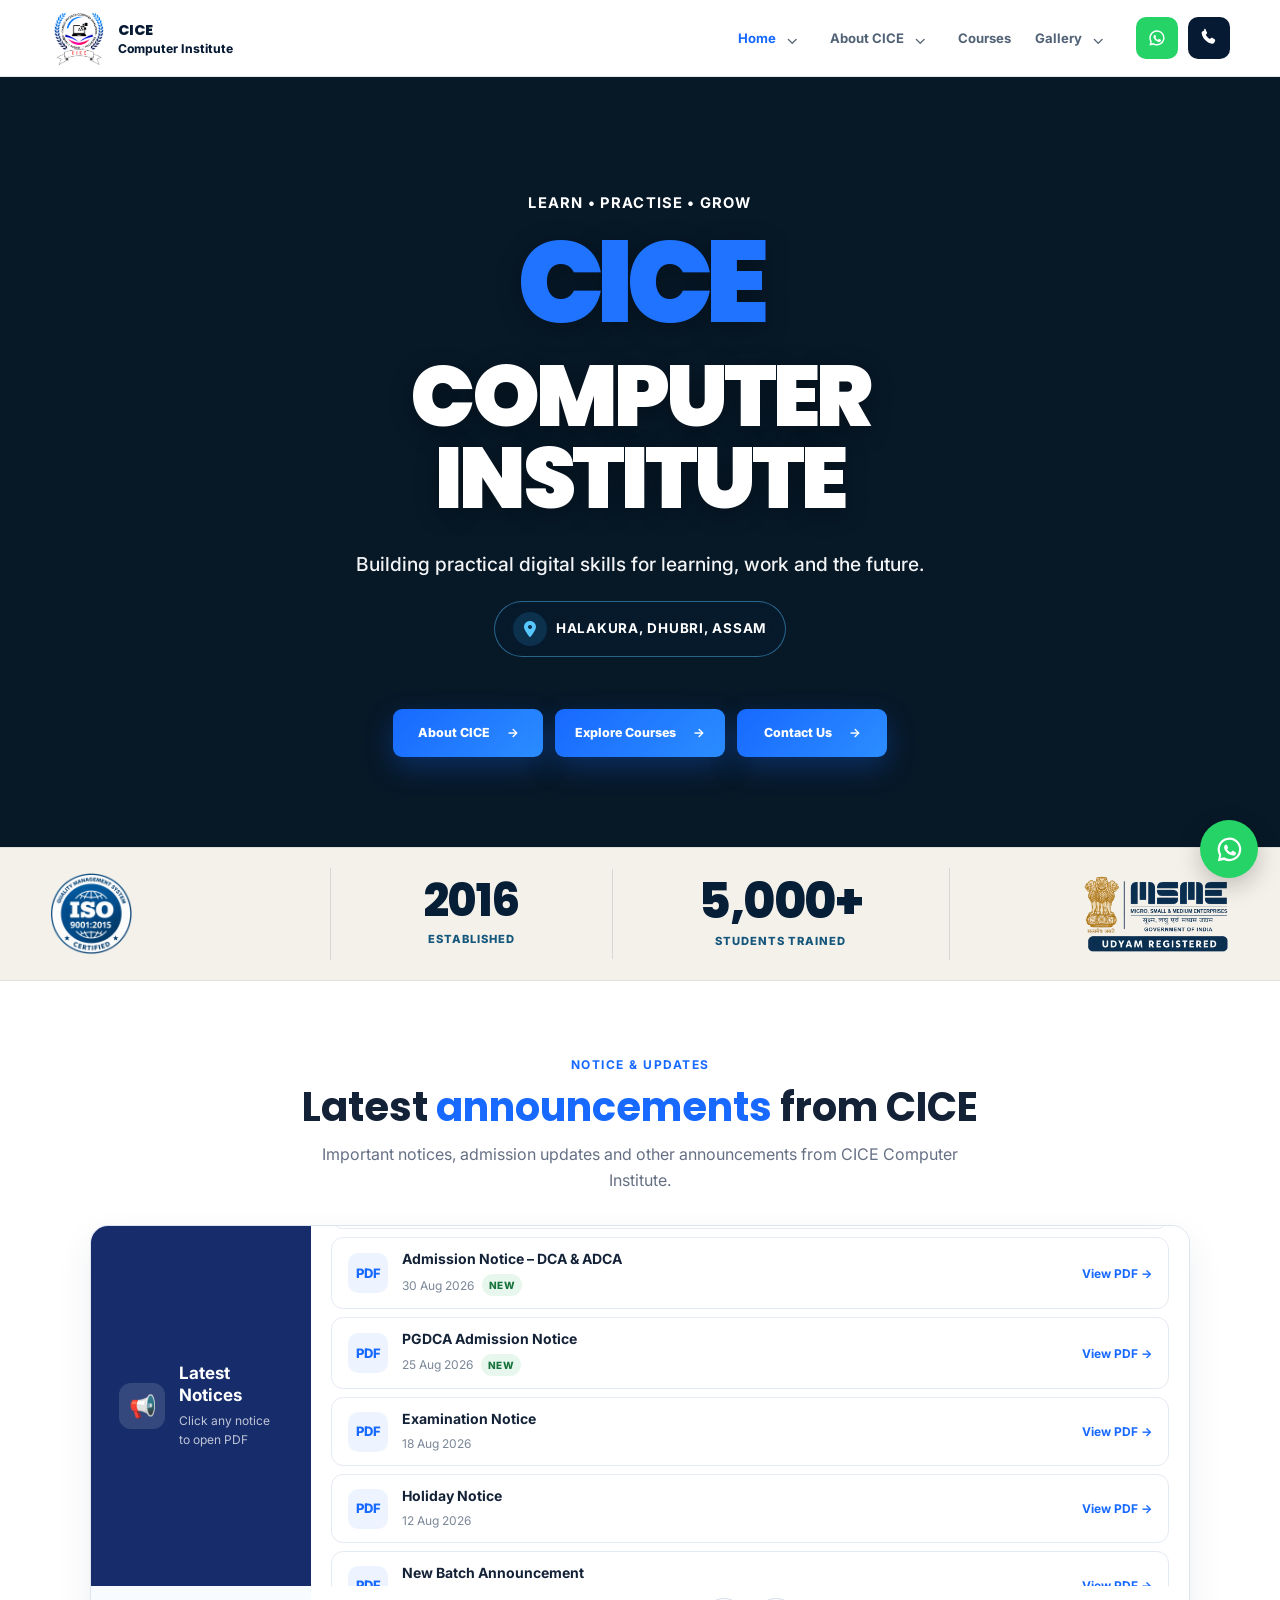
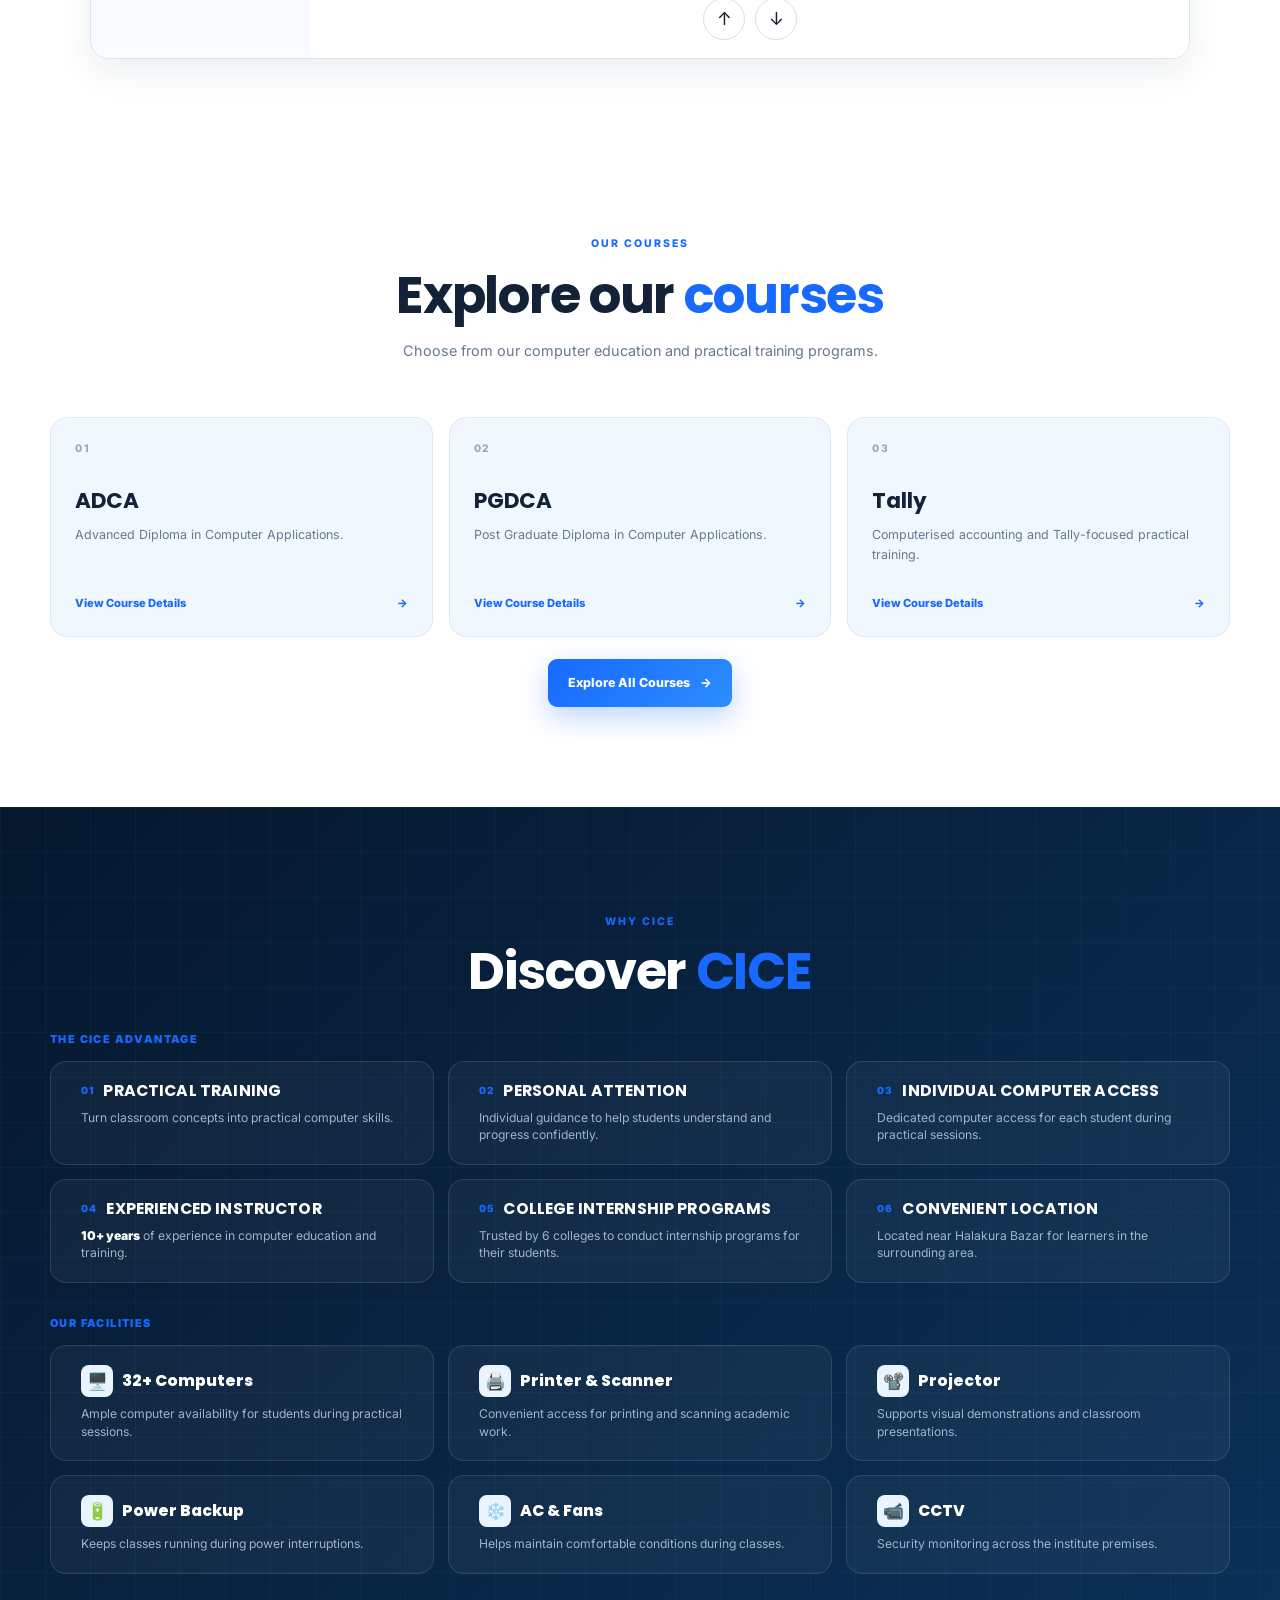
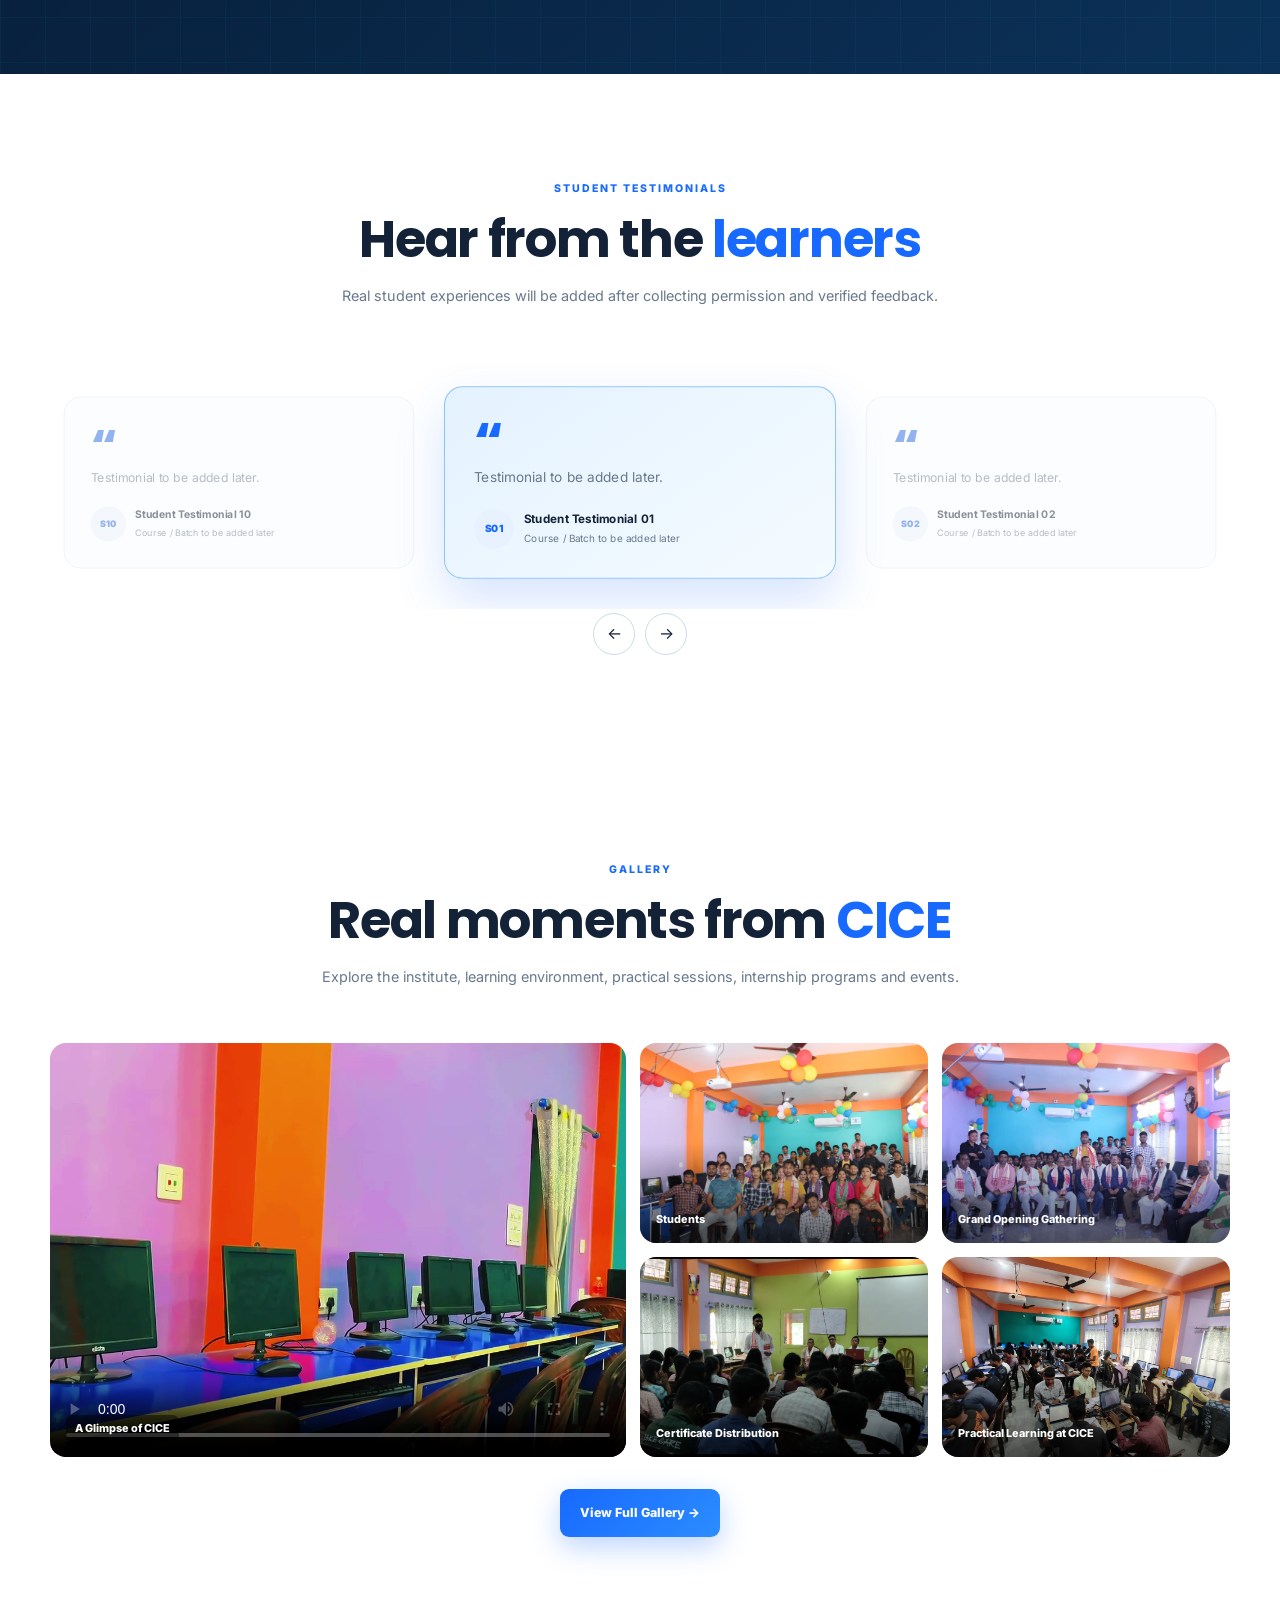
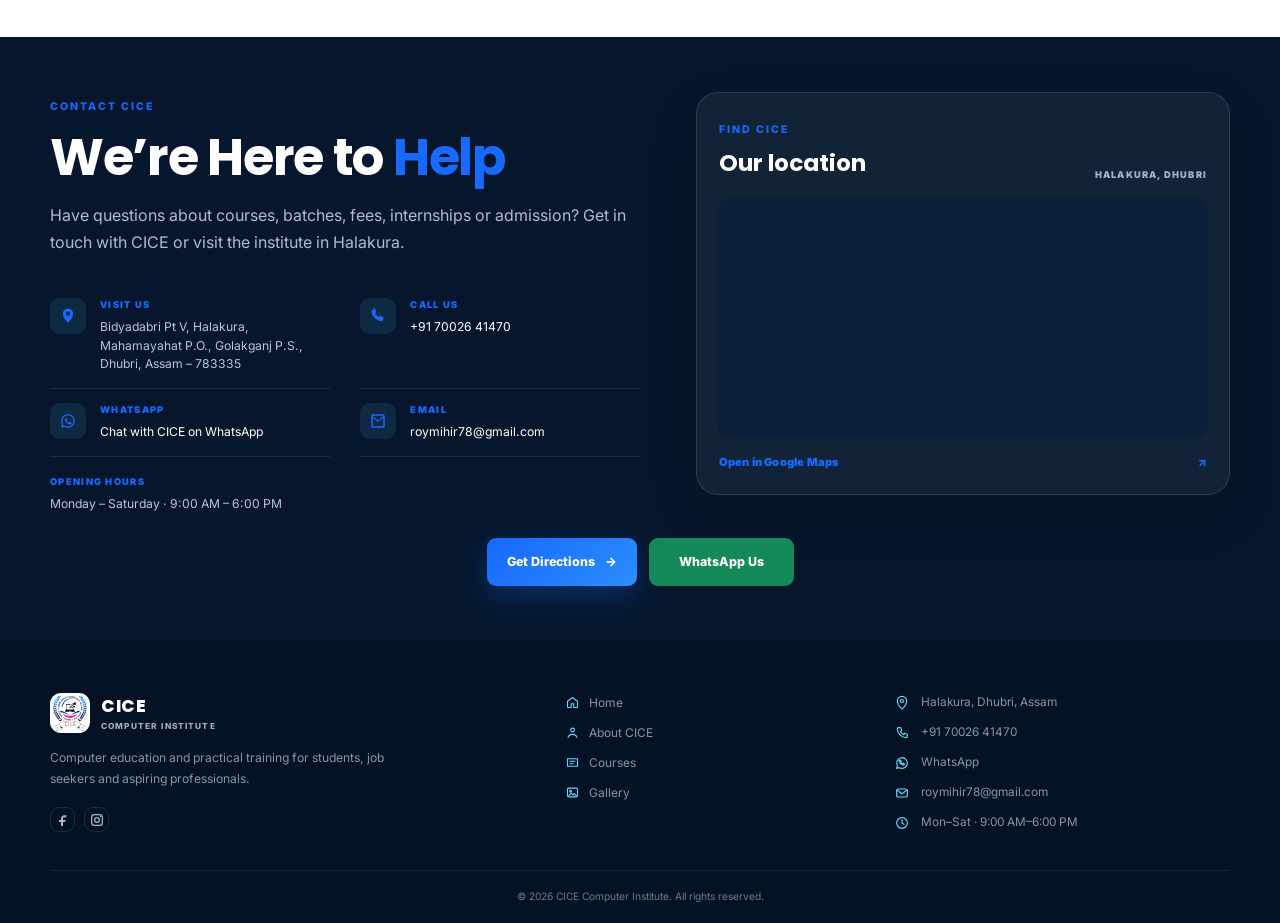
<file: index.html>
<!-- CICE Homepage: main landing page and site navigation. -->
<!DOCTYPE html>
<html lang="en">
<head>
    <meta charset="UTF-8">

    <!-- Makes the website responsive on phones and tablets. -->
    <meta name="viewport" content="width=device-width, initial-scale=1.0">

    
    <!-- ==================== FAVICON ==================== -->
    <!-- Uses the official CICE logo as the browser tab icon. -->
    <link rel="icon" type="image/png" href="assets/images/cice-logo.png">
    <link rel="apple-touch-icon" href="assets/images/cice-logo.png">

    <!-- ==================== SOCIAL / META IMAGE ==================== -->
    <!-- Uses the official CICE logo when this page is shared. -->
    <meta property="og:image" content="https://subhajitroy8931.github.io/CICEComputerInstitution/assets/images/cice-logo.png">
    <meta property="og:image:width" content="1254">
    <meta property="og:image:height" content="1254">
    <meta name="twitter:image" content="https://subhajitroy8931.github.io/CICEComputerInstitution/assets/images/cice-logo.png">
<!-- Short description that helps search engines understand the homepage. -->
    <meta name="description" content="CICE Computer Institute, Halakura provides computer education and practical training for students, job seekers and aspiring professionals.">

    <!-- Google Search Console uses this tag to verify website ownership. -->
    <meta name="google-site-verification" content="QyJDWG6cka6dK1b1RFfmHHAluDUzj8bpa4cT1ShQBLM">

    <!-- Tells search engines which URL is the preferred version of this page. -->
    <link rel="canonical" href="https://subhajitroy8931.github.io/CICEComputerInstitution/">

    <!-- Open Graph tags control the basic information shown when the page is shared on supported platforms. -->
    <meta property="og:type" content="website">
    <meta property="og:title" content="CICE Computer Institute | Halakura, Dhubri">
    <meta property="og:description" content="CICE Computer Institute, Halakura provides computer education and practical training for students, job seekers and aspiring professionals.">
    <meta property="og:url" content="https://subhajitroy8931.github.io/CICEComputerInstitution/">

    <!-- These tags provide similar sharing information for X (formerly Twitter). -->
    <meta name="twitter:card" content="summary_large_image">
    <meta name="twitter:title" content="CICE Computer Institute | Halakura, Dhubri">
    <meta name="twitter:description" content="Practical computer education and training at CICE Computer Institute, Halakura, Dhubri, Assam.">

    <!-- Text shown in the browser tab and commonly used as the search-result title. -->
    <title>CICE Computer Institute | Halakura, Dhubri</title>

    <!-- Loads the main stylesheet containing the website's visual design. -->
    <link rel="stylesheet" href="style.css">

    <!-- Structured data helps search engines understand that this website represents an educational organization. -->
    <script type="application/ld+json">
    {
        "@context": "https://schema.org",
        "@type": "EducationalOrganization",
        "name": "CICE Computer Institute",
        "url": "https://subhajitroy8931.github.io/CICEComputerInstitution/",
        "telephone": "+917002641470",
        "email": "roymihir78@gmail.com",
        "address": {
            "@type": "PostalAddress",
            "streetAddress": "Bidyadabri Pt V, Halakura, Mahamayahat P.O., Golakganj P.S.",
            "addressLocality": "Dhubri",
            "addressRegion": "Assam",
            "postalCode": "783335",
            "addressCountry": "IN"
        },
        "foundingDate": "2016"
    }
    </script>
    <link rel="stylesheet" href="https://cdnjs.cloudflare.com/ajax/libs/font-awesome/6.5.2/css/all.min.css">
</head>
<body>

<!-- ==================== HEADER / NAVIGATION ==================== -->
<!-- Contains the CICE branding, navigation links, mobile menu button and WhatsApp button. -->
<header class="site-header">
    <nav class="navbar container">
    <a href="index.html" class="brand" aria-label="CICE Computer Institute - Home">
        <img src="assets/images/cice-logo-nav.png" alt="CICE Computer Institute official logo" class="brand-logo">
        <span class="brand-info">
            <strong class="brand-cice-name">CICE</strong>
            <span class="brand-institute-name">Computer Institute</span>
        </span>
    </a>

    <button class="menu-toggle" id="menuToggle" type="button"
            aria-label="Open menu" aria-expanded="false">☰</button>

    <ul class="nav-links" id="navLinks">
        <li class="nav-dropdown">
            <div class="nav-item-with-dropdown">
                <a href="index.html">Home</a>
                <button class="nav-arrow" type="button"
                        aria-label="Open Home menu" aria-expanded="false">⌄</button>
            </div>
            <ul class="nav-dropdown-menu" aria-label="Home sections">
                <li><a href="index.html#notices">Notice &amp; Updates</a></li>
                <li><a href="index.html#courses">Courses</a></li>
                <li><a href="index.html#why">Why CICE</a></li>
                <li><a href="index.html#testimonials">Testimonials</a></li>
                <li><a href="index.html#gallery">Gallery</a></li>
                <li><a href="index.html#contact">Contact</a></li>
            </ul>
        </li>

        <li class="nav-dropdown">
            <div class="nav-item-with-dropdown">
                <a href="about.html">About CICE <span class="hero-btn-arrow" aria-hidden="true">→</span></a>
                <button class="nav-arrow" type="button"
                        aria-label="Open About CICE menu" aria-expanded="false">⌄</button>
            </div>
            <ul class="nav-dropdown-menu" aria-label="About CICE sections">
                <li><a href="about.html#story">Our Story</a></li>
                <li><a href="about.html#founder">Founder &amp; Instructor</a></li>
                <li><a href="about.html#certificates">Certificates &amp; Registration</a></li>
            </ul>
        </li>

        <li><a href="courses.html">Courses</a></li>

        <li class="nav-dropdown">
            <div class="nav-item-with-dropdown">
                <a href="gallery.html">Gallery</a>
                <button class="nav-arrow" type="button"
                        aria-label="Open Gallery menu" aria-expanded="false">⌄</button>
            </div>
            <ul class="nav-dropdown-menu" aria-label="Gallery sections">
                <li><a href="gallery.html#all-media">All Media</a></li>
                <li><a href="gallery.html#life-at-cice">Life at CICE</a></li>
                <li><a href="gallery.html#moments-of-cice">Moments</a></li>
                <li><a href="gallery.html#internship-experiences">Internship</a></li>
                <li><a href="gallery.html#recognition-credentials">Recognition</a></li>
            </ul>
        </li>
    </ul>

    <div class="nav-actions" aria-label="Contact actions">
        <a class="nav-action nav-whatsapp" href="https://wa.me/917002641470"
           target="_blank" rel="noopener" aria-label="WhatsApp" title="WhatsApp">
            <svg viewBox="0 0 32 32" aria-hidden="true" focusable="false">
                <path d="M16 3.5a12.3 12.3 0 0 0-10.7 18.4L4 28l6.3-1.2A12.3 12.3 0 1 0 16 3.5Zm0 22.2a9.9 9.9 0 0 1-5-1.4l-.4-.2-3.7.7.7-3.6-.2-.4A9.9 9.9 0 1 1 16 25.7Zm5.5-7.3c-.3-.2-1.8-.9-2.1-1-.3-.1-.5-.2-.7.2-.2.3-.8 1-.9 1.2-.2.2-.3.2-.6.1-1.5-.7-2.5-1.3-3.5-2.9-.3-.5.3-.5.8-1.6.1-.2.1-.4 0-.6-.1-.2-.7-1.7-1-2.3-.3-.6-.5-.5-.7-.5h-.6c-.2 0-.5.1-.8.4-.3.3-1 1-1 2.5s1.1 2.9 1.2 3.1c.2.2 2.1 3.2 5.1 4.5 1.9.8 2.7.9 3.7.7.6-.1 1.8-.7 2-1.4.3-.7.3-1.3.2-1.4-.1-.2-.3-.3-.6-.5Z"/>
            </svg>
            <span class="sr-only">WhatsApp</span>
        </a>

        <a class="nav-action nav-call" href="tel:+917002641470"
           aria-label="Call CICE" title="Call CICE">
            <svg viewBox="0 0 24 24" aria-hidden="true" focusable="false">
                <path d="M6.6 2.8 4.4 3.9c-.9.5-1.4 1.5-1.2 2.5 1.1 6.4 6.1 11.4 12.5 12.5 1 .2 2-.3 2.5-1.2l1.1-2.2c.3-.7.1-1.5-.5-1.9l-2.5-1.7c-.6-.4-1.4-.3-1.9.2l-1.2 1.2c-2.2-1.1-4-2.9-5.1-5.1l1.2-1.2c.5-.5.6-1.3.2-1.9L8.5 3.3c-.4-.6-.1-1.2-.5-1.7-.4-.6-1.2-.8-1.9-.5Z"/>
            </svg>
            <span class="sr-only">Call CICE</span>
        </a>
    </div>
</nav>
</header>

<main>

<!-- ==================== HERO SECTION ==================== -->
<!-- First section visitors see. It introduces CICE and provides the main calls to action. -->
<section class="hero" id="home">
    <div class="hero-background" aria-hidden="true">
        <div class="hero-slide hero-slide-1">
            <img src="assets/images/gallery/life-03.jpg" alt="" fetchpriority="high" decoding="async">
        </div>
        <div class="hero-slide hero-slide-2">
            <img src="assets/images/gallery/life-01.jpg" alt="" loading="lazy" decoding="async">
        </div>
        <div class="hero-slide hero-slide-3">
            <img src="assets/images/gallery/life-04.jpg" alt="" loading="lazy" decoding="async">
        </div>
    </div>

    <div class="hero-content">
        <p class="hero-eyebrow">LEARN • PRACTISE • GROW</p>

        <h1 class="hero-title">
            <span class="hero-brand">CICE</span>
            <span class="hero-name">COMPUTER</span>
            <span class="hero-name">INSTITUTE</span>
        </h1>

        <p class="hero-description">Building practical digital skills for learning, work and the future.</p>

        <div class="hero-location">
            <span class="hero-location-icon" aria-hidden="true"><i class="fa-solid fa-location-dot"></i></span>
            <span>Halakura, Dhubri, Assam</span>
        </div>

        <div class="hero-actions">
            <a class="btn btn-primary" href="about.html">About CICE <span class="hero-btn-arrow" aria-hidden="true">→</span></a>
            <a class="btn btn-primary" href="courses.html">Explore Courses <span class="hero-btn-arrow" aria-hidden="true">→</span></a>
            <a class="btn btn-primary" href="#contact">Contact Us <span class="hero-btn-arrow" aria-hidden="true">→</span></a>
        </div>
    </div>
</section>

<!-- ==================== CICE HIGHLIGHTS ==================== -->
<!-- A compact credibility band placed immediately after the hero. -->
<section class="cice-highlights" aria-label="CICE highlights">
    <div class="cice-highlights-inner container">
        <div class="cice-highlight-logo cice-highlight-logo-left">
            <img src="assets/images/iso-9001-2015-mark-cropped.png" alt="ISO 9001:2015 certification mark" loading="lazy" decoding="async">
        </div>

        <div class="cice-highlight-stats">
            <div class="cice-highlight-stat">
                <strong>2016</strong>
                <span>ESTABLISHED</span>
            </div>
            <div class="cice-highlight-stat cice-highlight-stat-primary">
                <strong>5,000+</strong>
                <span>STUDENTS TRAINED</span>
            </div>
        </div>

        <div class="cice-highlight-logo cice-highlight-logo-right">
            <img src="assets/images/msme-udyam-mark-cropped.png" alt="MSME Udyam registered mark" loading="lazy" decoding="async">
        </div>
    </div>
</section>

<!-- ==================== NOTICE & UPDATES ==================== -->
<section class="notice-section" id="notices">
  <div class="notice-wrap">
    <div class="notice-heading">
      <span class="notice-label">NOTICE &amp; UPDATES</span>
      <h2>Latest <span>announcements</span> from CICE</h2>
      <p>Important notices, admission updates and other announcements from CICE Computer Institute.</p>
    </div>
    <div class="notice-panel">
      <div class="notice-title">
        <div class="notice-title-icon" aria-hidden="true">📢</div>
        <div><strong>Latest Notices</strong><small>Click any notice to open PDF</small></div>
      </div>
      <div class="notice-window" id="noticeWindow">
        <div class="notice-track" id="noticeTrack">
          <a class="notice-item" href="notices/admission-dca-adca.pdf" target="_blank" rel="noopener"><div class="pdf-icon">PDF</div><div class="notice-info"><strong>Admission Notice – DCA &amp; ADCA</strong><div class="notice-meta"><span>30 Aug 2026</span><span class="new-badge">NEW</span></div></div><span class="view-pdf">View PDF →</span></a>
          <a class="notice-item" href="notices/pgdca-admission.pdf" target="_blank" rel="noopener"><div class="pdf-icon">PDF</div><div class="notice-info"><strong>PGDCA Admission Notice</strong><div class="notice-meta"><span>25 Aug 2026</span><span class="new-badge">NEW</span></div></div><span class="view-pdf">View PDF →</span></a>
          <a class="notice-item" href="notices/examination-notice.pdf" target="_blank" rel="noopener"><div class="pdf-icon">PDF</div><div class="notice-info"><strong>Examination Notice</strong><div class="notice-meta"><span>18 Aug 2026</span></div></div><span class="view-pdf">View PDF →</span></a>
          <a class="notice-item" href="notices/holiday-notice.pdf" target="_blank" rel="noopener"><div class="pdf-icon">PDF</div><div class="notice-info"><strong>Holiday Notice</strong><div class="notice-meta"><span>12 Aug 2026</span></div></div><span class="view-pdf">View PDF →</span></a>
          <a class="notice-item" href="notices/new-batch.pdf" target="_blank" rel="noopener"><div class="pdf-icon">PDF</div><div class="notice-info"><strong>New Batch Announcement</strong><div class="notice-meta"><span>05 Aug 2026</span></div></div><span class="view-pdf">View PDF →</span></a>
        </div>
      </div>
      <div class="notice-controls"><button id="noticeUp" type="button" aria-label="Previous notice">↑</button><button id="noticeDown" type="button" aria-label="Next notice">↓</button></div>
    </div>
  </div>
</section>

<!-- ==================== COURSES SECTION ==================== -->
<section class="section courses-section" id="courses">
    <div class="section-heading">
        <span class="section-label">OUR COURSES</span>
        <h2>Explore our <span>courses</span></h2>
        <p>Choose from our computer education and practical training programs.</p>
    </div>

    <div class="course-grid course-grid-home container">

        <article class="course-card course-card-compact">
            <div class="course-number">01</div>
            <h3>ADCA</h3>
            <p>Advanced Diploma in Computer Applications.</p>
            <a href="courses.html#adca" class="course-link">
                View Course Details <span>→</span>
            </a>
        </article>

        <article class="course-card course-card-compact">
            <div class="course-number">02</div>
            <h3>PGDCA</h3>
            <p>Post Graduate Diploma in Computer Applications.</p>
            <a href="courses.html#pgdca" class="course-link">
                View Course Details <span>→</span>
            </a>
        </article>

        <article class="course-card course-card-compact">
            <div class="course-number">03</div>
            <h3>Tally</h3>
            <p>Computerised accounting and Tally-focused practical training.</p>
            <a href="courses.html#tally" class="course-link">
                View Course Details <span>→</span>
            </a>
        </article>

    </div>

    <div class="courses-view-all">
        <a href="courses.html" class="btn btn-primary">
            Explore All Courses <span>→</span>
        </a>
    </div>
</section>

<!-- ==================== DISCOVER CICE ==================== -->
<section class="section discover-cice-section" id="why">
    <div class="container">

        <div class="section-heading discover-cice-heading">
            <span class="section-label">WHY CICE</span>
            <h2>Discover <span class="discover-cyan-word">CICE</span></h2>
        </div>

        <div class="discover-subsection">
            <div class="discover-group-heading">
                <span>THE CICE ADVANTAGE</span>
            </div>

            <div class="discover-grid discover-advantage-grid">

                <article class="discover-card advantage-card discover-reveal discover-row-1">
                    <div class="discover-card-top">
                        <span class="discover-number">01</span>
                        <h3>Practical Training</h3>
                    </div>
                    <p>Turn classroom concepts into practical computer skills.</p>
                </article>

                <article class="discover-card advantage-card discover-reveal discover-row-1">
                    <div class="discover-card-top">
                        <span class="discover-number">02</span>
                        <h3>Personal Attention</h3>
                    </div>
                    <p>Individual guidance to help students understand and progress confidently.</p>
                </article>

                <article class="discover-card advantage-card discover-reveal discover-row-1">
                    <div class="discover-card-top">
                        <span class="discover-number">03</span>
                        <h3>Individual Computer Access</h3>
                    </div>
                    <p>Dedicated computer access for each student during practical sessions.</p>
                </article>

                <article class="discover-card advantage-card discover-reveal discover-row-2">
                    <div class="discover-card-top">
                        <span class="discover-number">04</span>
                        <h3>Experienced Instructor</h3>
                    </div>
                    <p><strong>10+ years</strong> of experience in computer education and training.</p>
                </article>

                <article class="discover-card advantage-card discover-reveal discover-row-2">
                    <div class="discover-card-top">
                        <span class="discover-number">05</span>
                        <h3>College Internship Programs</h3>
                    </div>
                    <p>Trusted by 6 colleges to conduct internship programs for their students.</p>
                </article>

                <article class="discover-card advantage-card discover-reveal discover-row-2">
                    <div class="discover-card-top">
                        <span class="discover-number">06</span>
                        <h3>Convenient Location</h3>
                    </div>
                    <p>Located near Halakura Bazar for learners in the surrounding area.</p>
                </article>

            </div>
        </div>

        <div class="discover-subsection facilities-subsection">
            <div class="discover-group-heading facilities-heading">
                <span>OUR FACILITIES</span>
            </div>

            <div class="discover-grid discover-facility-grid">

                <article class="discover-card facility-card discover-reveal discover-row-3">
                    <div class="discover-card-top">
                        <span class="facility-emoji" aria-hidden="true">🖥️</span>
                        <h3>32+ Computers</h3>
                    </div>
                    <p>Ample computer availability for students during practical sessions.</p>
                </article>

                <article class="discover-card facility-card discover-reveal discover-row-3">
                    <div class="discover-card-top">
                        <span class="facility-emoji" aria-hidden="true">🖨️</span>
                        <h3>Printer &amp; Scanner</h3>
                    </div>
                    <p>Convenient access for printing and scanning academic work.</p>
                </article>

                <article class="discover-card facility-card discover-reveal discover-row-3">
                    <div class="discover-card-top">
                        <span class="facility-emoji" aria-hidden="true">📽️</span>
                        <h3>Projector</h3>
                    </div>
                    <p>Supports visual demonstrations and classroom presentations.</p>
                </article>

                <article class="discover-card facility-card discover-reveal discover-row-4">
                    <div class="discover-card-top">
                        <span class="facility-emoji" aria-hidden="true">🔋</span>
                        <h3>Power Backup</h3>
                    </div>
                    <p>Keeps classes running during power interruptions.</p>
                </article>

                <article class="discover-card facility-card discover-reveal discover-row-4">
                    <div class="discover-card-top">
                        <span class="facility-emoji" aria-hidden="true">❄️</span>
                        <h3>AC &amp; Fans</h3>
                    </div>
                    <p>Helps maintain comfortable conditions during classes.</p>
                </article>

                <article class="discover-card facility-card discover-reveal discover-row-4">
                    <div class="discover-card-top">
                        <span class="facility-emoji" aria-hidden="true">📹</span>
                        <h3>CCTV</h3>
                    </div>
                    <p>Security monitoring across the institute premises.</p>
                </article>

            </div>
        </div>

    </div>
</section>

<!-- ==================== TESTIMONIALS SECTION ==================== -->
<!-- Temporary testimonial cards. These should eventually be replaced with genuine, permission-based testimonials. -->
<section class="section testimonials-section" id="testimonials">
    <div class="section-heading">
        <span class="section-label">STUDENT TESTIMONIALS</span>
        <h2>Hear from the <span>learners</span></h2>
        <p>Real student experiences will be added after collecting permission and verified feedback.</p>
    </div>
    <div class="testimonial-grid container">
        <article class="testimonial-card placeholder-testimonial">
            <div class="quote-mark">“</div>
            <p>Testimonial to be added later.</p>
            <div class="student">
                <div class="avatar">S01</div>
                <div>
                    <strong>Student Testimonial 01</strong>
                    <small>Course / Batch to be added later</small>
                </div>
            </div>
        </article>
        <article class="testimonial-card placeholder-testimonial">
            <div class="quote-mark">“</div>
            <p>Testimonial to be added later.</p>
            <div class="student">
                <div class="avatar">S02</div>
                <div>
                    <strong>Student Testimonial 02</strong>
                    <small>Course / Batch to be added later</small>
                </div>
            </div>
        </article>
        <article class="testimonial-card placeholder-testimonial">
            <div class="quote-mark">“</div>
            <p>Testimonial to be added later.</p>
            <div class="student">
                <div class="avatar">S03</div>
                <div>
                    <strong>Student Testimonial 03</strong>
                    <small>Course / Batch to be added later</small>
                </div>
            </div>
        </article>
        <article class="testimonial-card placeholder-testimonial">
            <div class="quote-mark">“</div>
            <p>Testimonial to be added later.</p>
            <div class="student">
                <div class="avatar">S04</div>
                <div>
                    <strong>Student Testimonial 04</strong>
                    <small>Course / Batch to be added later</small>
                </div>
            </div>
        </article>
        <article class="testimonial-card placeholder-testimonial">
            <div class="quote-mark">“</div>
            <p>Testimonial to be added later.</p>
            <div class="student">
                <div class="avatar">S05</div>
                <div>
                    <strong>Student Testimonial 05</strong>
                    <small>Course / Batch to be added later</small>
                </div>
            </div>
        </article>
        <article class="testimonial-card placeholder-testimonial">
            <div class="quote-mark">“</div>
            <p>Testimonial to be added later.</p>
            <div class="student">
                <div class="avatar">S06</div>
                <div>
                    <strong>Student Testimonial 06</strong>
                    <small>Course / Batch to be added later</small>
                </div>
            </div>
        </article>
        <article class="testimonial-card placeholder-testimonial">
            <div class="quote-mark">“</div>
            <p>Testimonial to be added later.</p>
            <div class="student">
                <div class="avatar">S07</div>
                <div>
                    <strong>Student Testimonial 07</strong>
                    <small>Course / Batch to be added later</small>
                </div>
            </div>
        </article>
        <article class="testimonial-card placeholder-testimonial">
            <div class="quote-mark">“</div>
            <p>Testimonial to be added later.</p>
            <div class="student">
                <div class="avatar">S08</div>
                <div>
                    <strong>Student Testimonial 08</strong>
                    <small>Course / Batch to be added later</small>
                </div>
            </div>
        </article>
        <article class="testimonial-card placeholder-testimonial">
            <div class="quote-mark">“</div>
            <p>Testimonial to be added later.</p>
            <div class="student">
                <div class="avatar">S09</div>
                <div>
                    <strong>Student Testimonial 09</strong>
                    <small>Course / Batch to be added later</small>
                </div>
            </div>
        </article>
        <article class="testimonial-card placeholder-testimonial">
            <div class="quote-mark">“</div>
            <p>Testimonial to be added later.</p>
            <div class="student">
                <div class="avatar">S10</div>
                <div>
                    <strong>Student Testimonial 10</strong>
                    <small>Course / Batch to be added later</small>
                </div>
            </div>
        </article>
    </div>
</section>

<!-- ==================== ABOUT SECTION ==================== -->
<!-- Gives visitors a short introduction to CICE and key facts about the institute. -->


<!-- ==================== GALLERY PREVIEW SECTION ==================== -->
<!-- Shows a few gallery images and links visitors to the full gallery page. -->
<section class="section gallery-section" id="gallery">
    <div class="section-heading">
        <span class="section-label">GALLERY</span>
        <h2>Real moments from <span>CICE</span></h2>
        <p>Explore the institute, learning environment, practical sessions, internship programs and events.</p>
    </div>
    <div class="gallery-grid container">
        <div class="gallery-item large gallery-video">
            <video controls preload="metadata" poster="assets/images/gallery/a-glimpse-of-cice-poster.jpg">
                <source src="assets/videos/a-glimpse-of-cice.mp4" type="video/mp4">
                Your browser does not support the video element.
            </video>
            <span>A Glimpse of CICE</span>
        </div>
        <a class="gallery-item" href="gallery.html"><img src="assets/images/gallery/life-05.jpg" alt="Students at CICE" loading="lazy" onerror="this.style.display='none';"><span>Students</span></a>
        <a class="gallery-item" href="gallery.html"><img src="assets/images/gallery/moments-grand-opening-01.jpg" alt="Grand Opening Gathering at CICE" loading="lazy"><span>Grand Opening Gathering</span></a>
        <a class="gallery-item" href="gallery.html"><img src="assets/images/gallery/moments-certificate-distribution.jpg" alt="Certificate distribution program at CICE" loading="lazy"><span>Certificate Distribution</span></a>
        <a class="gallery-item" href="gallery.html"><img src="assets/images/gallery/life-04.jpg" alt="Practical learning at CICE" loading="lazy" onerror="this.style.display='none';"><span>Practical Learning at CICE</span></a>
    </div>
    <div style="text-align:center;margin-top:32px;"><a class="btn btn-primary" href="gallery.html">View Full Gallery →</a></div>
</section>

<!-- ==================== CONTACT SECTION ==================== -->
<!-- Provides direct contact options and the institute's location/contact information. -->
<section class="contact-section" id="contact">
    <div class="contact-inner container">
        <div class="contact-copy">
            <span class="section-label">CONTACT CICE</span>
            <h2>We’re Here to <span>Help</span></h2>
            <p>Have questions about courses, batches, fees, internships or admission? Get in touch with CICE or visit the institute in Halakura.</p>

            <div class="contact-details" aria-label="CICE contact details">
                <div class="contact-detail">
                    <div class="contact-detail-icon" aria-hidden="true">
                        <svg viewBox="0 0 24 24" focusable="false"><path d="M12 21s7-6.1 7-12a7 7 0 1 0-14 0c0 5.9 7 12 7 12Zm0-9.2A2.8 2.8 0 1 1 12 6a2.8 2.8 0 0 1 0 5.8Z"/></svg>
                    </div>
                    <div>
                        <span>VISIT US</span>
                        <p>Bidyadabri Pt V, Halakura,<br>Mahamayahat P.O., Golakganj P.S.,<br>Dhubri, Assam – 783335</p>
                    </div>
                </div>

                <div class="contact-detail">
                    <div class="contact-detail-icon" aria-hidden="true">
                        <svg viewBox="0 0 24 24" focusable="false"><path d="M6.6 2.8 4.4 3.9c-.9.5-1.4 1.5-1.2 2.5 1.1 6.4 6.1 11.4 12.5 12.5 1 .2 2-.3 2.5-1.2l1.1-2.2c.3-.7.1-1.5-.5-1.9l-2.5-1.7c-.6-.4-1.4-.3-1.9.2l-1.2 1.2c-2.2-1.1-4-2.9-5.1-5.1l1.2-1.2c.5-.5.6-1.3.2-1.9L8.5 3.3c-.4-.6-.1-1.2-.5-1.7-.4-.6-1.2-.8-1.9-.5Z"/></svg>
                    </div>
                    <div>
                        <span>CALL US</span>
                        <p><a href="tel:+917002641470">+91 70026 41470</a></p>
                    </div>
                </div>

                <div class="contact-detail">
                    <div class="contact-detail-icon" aria-hidden="true">
                        <svg viewBox="0 0 32 32" focusable="false"><path d="M16 3.5a12.3 12.3 0 0 0-10.7 18.4L4 28l6.3-1.2A12.3 12.3 0 1 0 16 3.5Zm0 22.2a9.9 9.9 0 0 1-5-1.4l-.4-.2-3.7.7.7-3.6-.2-.4A9.9 9.9 0 1 1 16 25.7Zm5.5-7.3c-.3-.2-1.8-.9-2.1-1-.3-.1-.5-.2-.7.2-.2.3-.8 1-.9 1.2-.2.2-.3.2-.6.1-1.5-.7-2.5-1.3-3.5-2.9-.3-.5.3-.5.8-1.6.1-.2.1-.4 0-.6-.1-.2-.7-1.7-1-2.3-.3-.6-.5-.5-.7-.5h-.6c-.2 0-.5.1-.8.4-.3.3-1 1-1 2.5s1.1 2.9 1.2 3.1c.2.2 2.1 3.2 5.1 4.5 1.9.8 2.7.9 3.7.7.6-.1 1.8-.7 2-1.4.3-.7.3-1.3.2-1.4-.1-.2-.3-.3-.6-.5Z"/></svg>
                    </div>
                    <div>
                        <span>WHATSAPP</span>
                        <p><a href="https://wa.me/917002641470" target="_blank" rel="noopener">Chat with CICE on WhatsApp</a></p>
                    </div>
                </div>

                <div class="contact-detail">
                    <div class="contact-detail-icon" aria-hidden="true">
                        <svg viewBox="0 0 24 24" focusable="false"><path d="M3 5.5A2.5 2.5 0 0 1 5.5 3h13A2.5 2.5 0 0 1 21 5.5v13a2.5 2.5 0 0 1-2.5 2.5h-13A2.5 2.5 0 0 1 3 18.5v-13Zm2.5-.5a.5.5 0 0 0-.5.5v.6l7 5.2 7-5.2v-.6a.5.5 0 0 0-.5-.5h-13ZM19 8l-6.1 4.5a1.5 1.5 0 0 1-1.8 0L5 8v10.5a.5.5 0 0 0 .5.5h13a.5.5 0 0 0 .5-.5V8Z"/></svg>
                    </div>
                    <div>
                        <span>EMAIL</span>
                        <p><a href="mailto:roymihir78@gmail.com">roymihir78@gmail.com</a></p>
                    </div>
                </div>

                <div class="contact-hours">
                    <span>OPENING HOURS</span>
                    <p>Monday – Saturday · 9:00 AM – 6:00 PM</p>
                </div>
            </div>

            <div class="contact-actions">
                <a class="btn btn-primary" href="https://www.google.com/maps/dir/?api=1&destination=26.2547952,89.7726964" target="_blank" rel="noopener">Get Directions <span>→</span></a>
                <a class="btn btn-whatsapp" href="https://wa.me/917002641470" target="_blank" rel="noopener">WhatsApp Us</a>
            </div>
        </div>

        <div class="contact-map-card">
            <div class="contact-map-heading">
                <div>
                    <span class="section-label">FIND CICE</span>
                    <h3>Our location</h3>
                </div>
                <span class="contact-map-location">HALAKURA, DHUBRI</span>
            </div>

            <div class="map-wrap">
                <iframe
                    src="https://www.google.com/maps/embed?pb=!1m18!1m12!1m3!1d3275.3681660897078!2d89.7726964!3d26.2547952!2m3!1f0!2f0!3f0!3m2!1i1024!2i768!4f13.1!3m3!1m2!1s0x39e28d17a284edd5%3A0x50f1c057f0121bbb!2sCICE%20COMPUTER%20INSTITUTE%20HALAKURA!5e1!3m2!1sen!2sin!4v1788015179748!5m2!1sen!2sin"
                    width="400"
                    height="300"
                    style="border:0;"
                    allowfullscreen=""
                    loading="lazy"
                    referrerpolicy="strict-origin-when-cross-origin"
                    title="Map showing CICE Computer Institute in Halakura">
                </iframe>
            </div>

            <a class="contact-map-link" href="https://www.google.com/maps/dir/?api=1&destination=26.2547952,89.7726964" target="_blank" rel="noopener">
                Open in Google Maps <span>↗</span>
            </a>
        </div>
    </div>
</section>

</main>

<!-- ==================== FOOTER ==================== -->
<footer class="site-footer">
    <div class="footer-inner container">
        <div class="footer-identity">
            <a href="index.html" class="footer-brand" aria-label="CICE Computer Institute - Home">
                <img src="assets/images/cice-logo.png" alt="CICE Computer Institute official logo" class="footer-brand-logo">
                <span class="footer-brand-info">
                    <strong>CICE</strong>
                    <small>COMPUTER INSTITUTE</small>
                </span>
            </a>
            <p>Computer education and practical training for students, job seekers and aspiring professionals.</p>
            <div class="footer-social" aria-label="Social media">
                <a href="https://www.facebook.com/p/CICE-Computer-Institute-Halakura-100089602022179/" target="_blank" rel="noopener" aria-label="CICE on Facebook">
                    <svg viewBox="0 0 24 24" aria-hidden="true"><path d="M14 8h3V5h-3c-3 0-5 2-5 5v2H6v3h3v6h3v-6h3l1-3h-4v-2c0-1.2.8-2 2-2Z"/></svg>
                </a>
                <a href="https://www.instagram.com/cice_computer_halakura/" target="_blank" rel="noopener" aria-label="CICE on Instagram">
                    <svg viewBox="0 0 24 24" aria-hidden="true"><rect x="4" y="4" width="16" height="16" rx="4"/><circle cx="12" cy="12" r="3.5"/><circle cx="17.3" cy="6.8" r="1" class="icon-fill"/></svg>
                </a>
            </div>
        </div>

        <nav class="footer-column footer-links" aria-label="Footer navigation">
            <a href="index.html"><span class="footer-link-icon" aria-hidden="true"><svg viewBox="0 0 24 24"><path d="m4 10 8-6 8 6v9a1 1 0 0 1-1 1h-5v-6h-4v6H5a1 1 0 0 1-1-1v-9Z"/></svg></span>Home</a>
            <a href="about.html"><span class="footer-link-icon" aria-hidden="true"><svg viewBox="0 0 24 24"><circle cx="12" cy="8" r="3"/><path d="M5 20c.8-3.4 3.2-5 7-5s6.2 1.6 7 5"/></svg></span>About CICE</a>
            <a href="courses.html"><span class="footer-link-icon" aria-hidden="true"><svg viewBox="0 0 24 24"><path d="M4 6h16v12H4z"/><path d="M8 10h8M8 14h5"/></svg></span>Courses</a>
            <a href="gallery.html"><span class="footer-link-icon" aria-hidden="true"><svg viewBox="0 0 24 24"><rect x="4" y="5" width="16" height="14" rx="2"/><circle cx="9" cy="10" r="1.5"/><path d="m6 17 4-4 3 3 2-2 3 3"/></svg></span>Gallery</a>
        </nav>

        <div class="footer-column footer-contact">
            <a href="https://www.google.com/maps/search/?api=1&query=CICE+Computer+Institute+Halakura" target="_blank" rel="noopener" aria-label="Open CICE Computer Institute in Google Maps">
                <span class="footer-contact-icon" aria-hidden="true"><svg viewBox="0 0 24 24"><path d="M12 21s7-6.1 7-12A7 7 0 0 0 5 9c0 5.9 7 12 7 12Z"/><circle cx="12" cy="9" r="2.3"/></svg></span>
                <span>Halakura, Dhubri, Assam</span>
            </a>
            <a href="tel:+917002641470" aria-label="Call CICE Computer Institute">
                <span class="footer-contact-icon" aria-hidden="true"><svg viewBox="0 0 24 24"><path d="M7 4h3l1.5 4-2 1.5a14 14 0 0 0 5 5l1.5-2 4 1.5v3c0 1.1-.9 2-2 2C11.4 19 5 12.6 5 5.9 5 4.9 5.9 4 7 4Z"/></svg></span>
                <span>+91 70026 41470</span>
            </a>
            <a href="https://wa.me/917002641470" target="_blank" rel="noopener" aria-label="Contact CICE on WhatsApp">
                <span class="footer-contact-icon" aria-hidden="true"><svg viewBox="0 0 24 24"><path d="M20 11.5A8 8 0 0 1 8.2 19L4 20l1-4.1A8 8 0 1 1 20 11.5Z"/><path d="M9 8.5c.3-.6.7-.6 1-.2l.8 1.1c.2.3.2.6 0 .8l-.5.6c.7 1.1 1.5 1.8 2.7 2.4l.6-.5c.2-.2.5-.2.8 0l1.1.7c.4.3.4.7 0 1.1-.5.6-1.1.8-1.8.6-2.9-.8-5.3-3.1-6.2-5.9-.2-.7 0-1.3.5-1.7Z"/></svg></span>
                <span>WhatsApp</span>
            </a>
            <a href="mailto:roymihir78@gmail.com" aria-label="Email CICE Computer Institute">
                <span class="footer-contact-icon" aria-hidden="true"><svg viewBox="0 0 24 24"><rect x="4" y="6" width="16" height="12" rx="2"/><path d="m5 8 7 5 7-5"/></svg></span>
                <span>roymihir78@gmail.com</span>
            </a>
            <div class="footer-contact-item">
                <span class="footer-contact-icon" aria-hidden="true"><svg viewBox="0 0 24 24"><circle cx="12" cy="12" r="8"/><path d="M12 7v5l3 2"/></svg></span>
                <span>Mon–Sat · 9:00 AM–6:00 PM</span>
            </div>
        </div>
    </div>
    <div class="footer-bottom container">
        <span>© <span id="year"></span> CICE Computer Institute. All rights reserved.</span>
    </div>
</footer>

<script>
(function () {
    function initHeroCarousel() {
        const carousel = document.querySelector('[data-hero-carousel]');
        if (!carousel) return;

        const slides = Array.from(carousel.querySelectorAll('.hero-photo-slide'));
        const dots = Array.from(carousel.querySelectorAll('[data-hero-dot]'));
        const previous = carousel.querySelector('[data-hero-prev]');
        const next = carousel.querySelector('[data-hero-next]');
        if (!slides.length || !dots.length || !previous || !next) return;

        let current = 0;
        let timer = null;
        const reduceMotion = window.matchMedia && window.matchMedia('(prefers-reduced-motion: reduce)').matches;

        function showSlide(index) {
            current = (index + slides.length) % slides.length;
            slides.forEach(function (slide, i) {
                slide.classList.toggle('is-active', i === current);
                slide.setAttribute('aria-hidden', i === current ? 'false' : 'true');
            });
            dots.forEach(function (dot, i) {
                const active = i === current;
                dot.classList.toggle('is-active', active);
                dot.setAttribute('aria-selected', active ? 'true' : 'false');
                dot.tabIndex = active ? 0 : -1;
            });
        }

        function stopAutoPlay() {
            if (timer) {
                window.clearInterval(timer);
                timer = null;
            }
        }

        function startAutoPlay() {
            stopAutoPlay();
            if (reduceMotion) return;
            timer = window.setInterval(function () {
                showSlide(current + 1);
            }, 5000);
        }

        previous.addEventListener('click', function () {
            showSlide(current - 1);
            startAutoPlay();
        });
        next.addEventListener('click', function () {
            showSlide(current + 1);
            startAutoPlay();
        });
        dots.forEach(function (dot, index) {
            dot.addEventListener('click', function () {
                showSlide(index);
                startAutoPlay();
            });
        });

        carousel.addEventListener('mouseenter', stopAutoPlay);
        carousel.addEventListener('mouseleave', startAutoPlay);
        carousel.addEventListener('focusin', stopAutoPlay);
        carousel.addEventListener('focusout', function (event) {
            if (!carousel.contains(event.relatedTarget)) startAutoPlay();
        });

        showSlide(0);
        startAutoPlay();
    }

    if (document.readyState === 'loading') {
        document.addEventListener('DOMContentLoaded', initHeroCarousel, {once:true});
    } else {
        initHeroCarousel();
    }
})();
</script>

<script>
(function () {
    function initDiscoverCiceReveal() {
        const section = document.querySelector('.discover-cice-section');
        const cards = section ? section.querySelectorAll('.discover-reveal') : [];

        if (!section || !cards.length) return;

        if (window.matchMedia &&
            window.matchMedia('(prefers-reduced-motion: reduce)').matches) {
            return;
        }

        if (!('IntersectionObserver' in window)) {
            return;
        }

        const observer = new IntersectionObserver(function (entries, obs) {
            if (!entries.some(function (entry) { return entry.isIntersecting; })) {
                return;
            }

            /* Hide only after the observer has confirmed the section is
               about to be shown, preventing the permanent-invisible bug. */
            cards.forEach(function (card) {
                card.classList.add('reveal-pending');
            });

            requestAnimationFrame(function () {
                cards.forEach(function (card) {
                    card.classList.add('reveal-visible');
                    card.classList.remove('reveal-pending');
                });
            });

            obs.disconnect();
        }, {
            threshold: 0.12,
            rootMargin: '0px 0px -8% 0px'
        });

        observer.observe(section);
    }

    if (document.readyState === 'loading') {
        document.addEventListener('DOMContentLoaded', initDiscoverCiceReveal, {once:true});
    } else {
        initDiscoverCiceReveal();
    }
})();
</script>


<script src="video-control.js"></script>
<script src="script.js"></script>
</body>
</html>
</file>
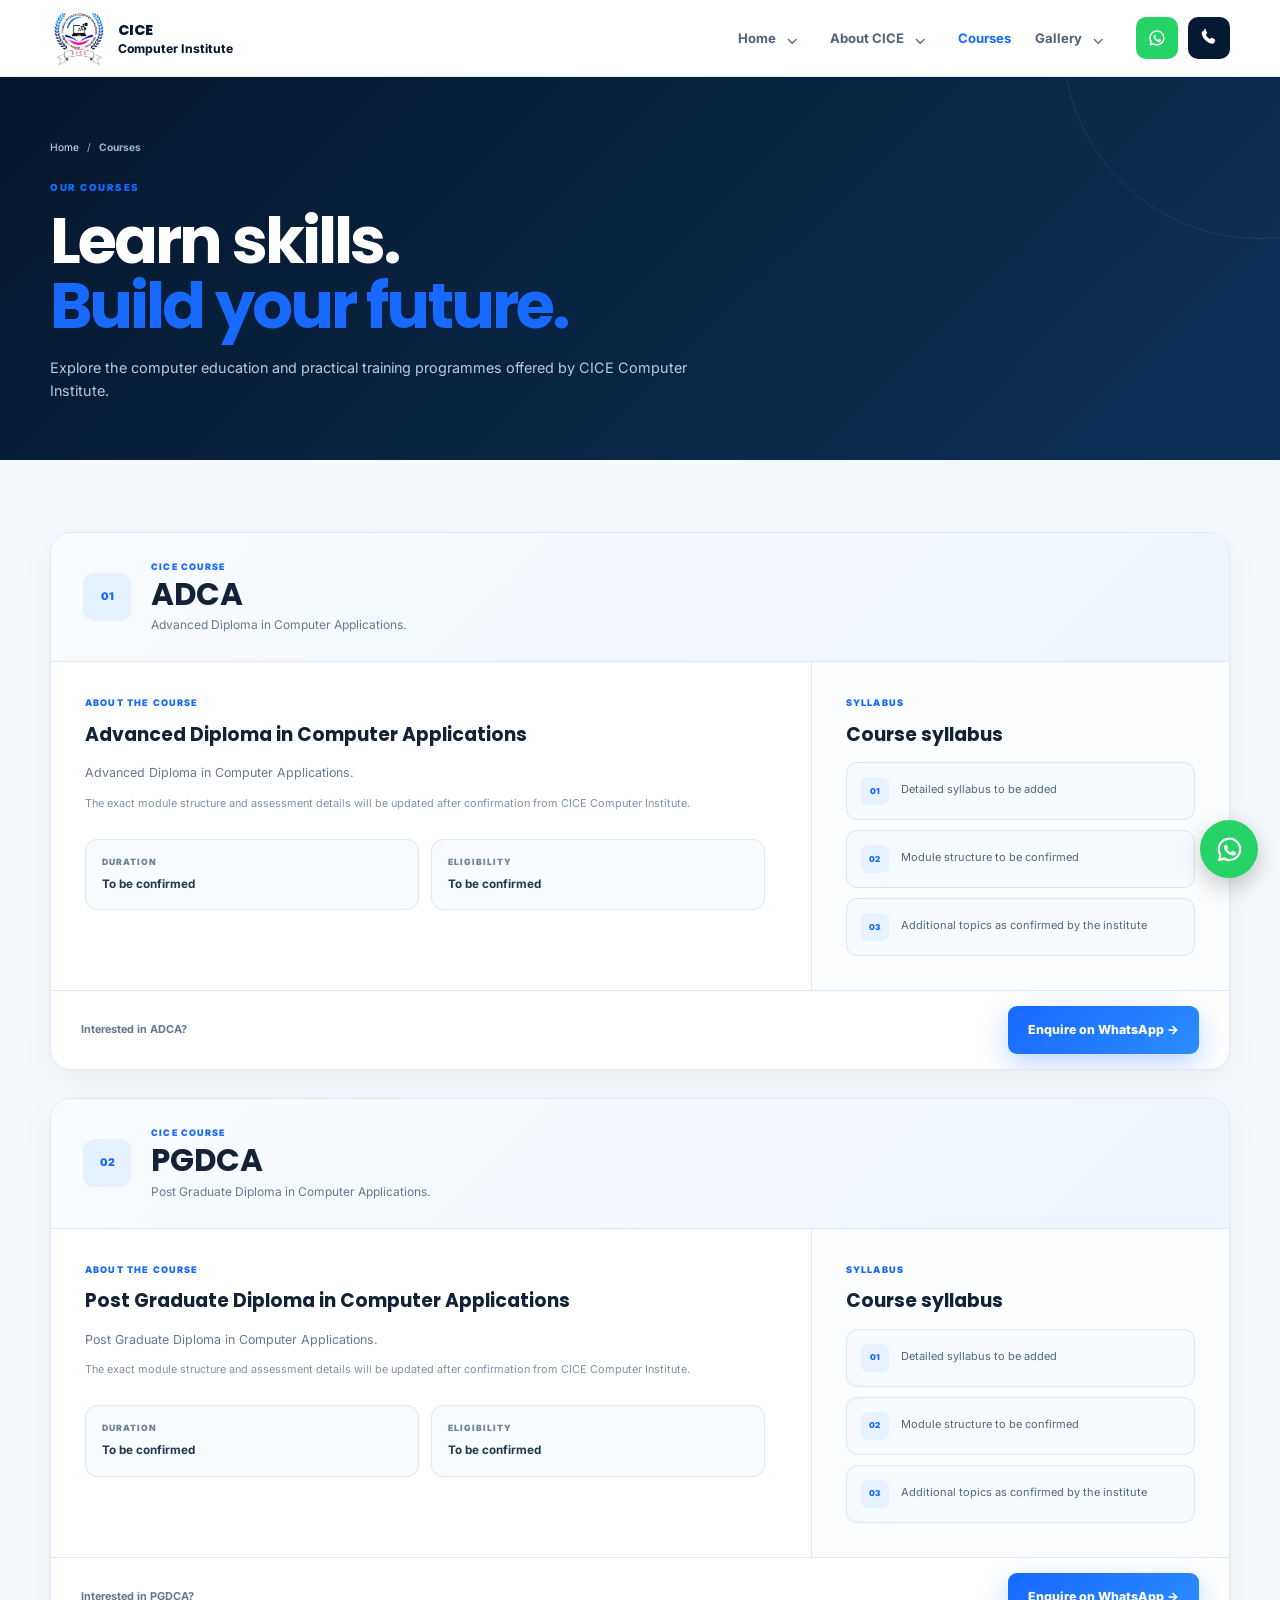
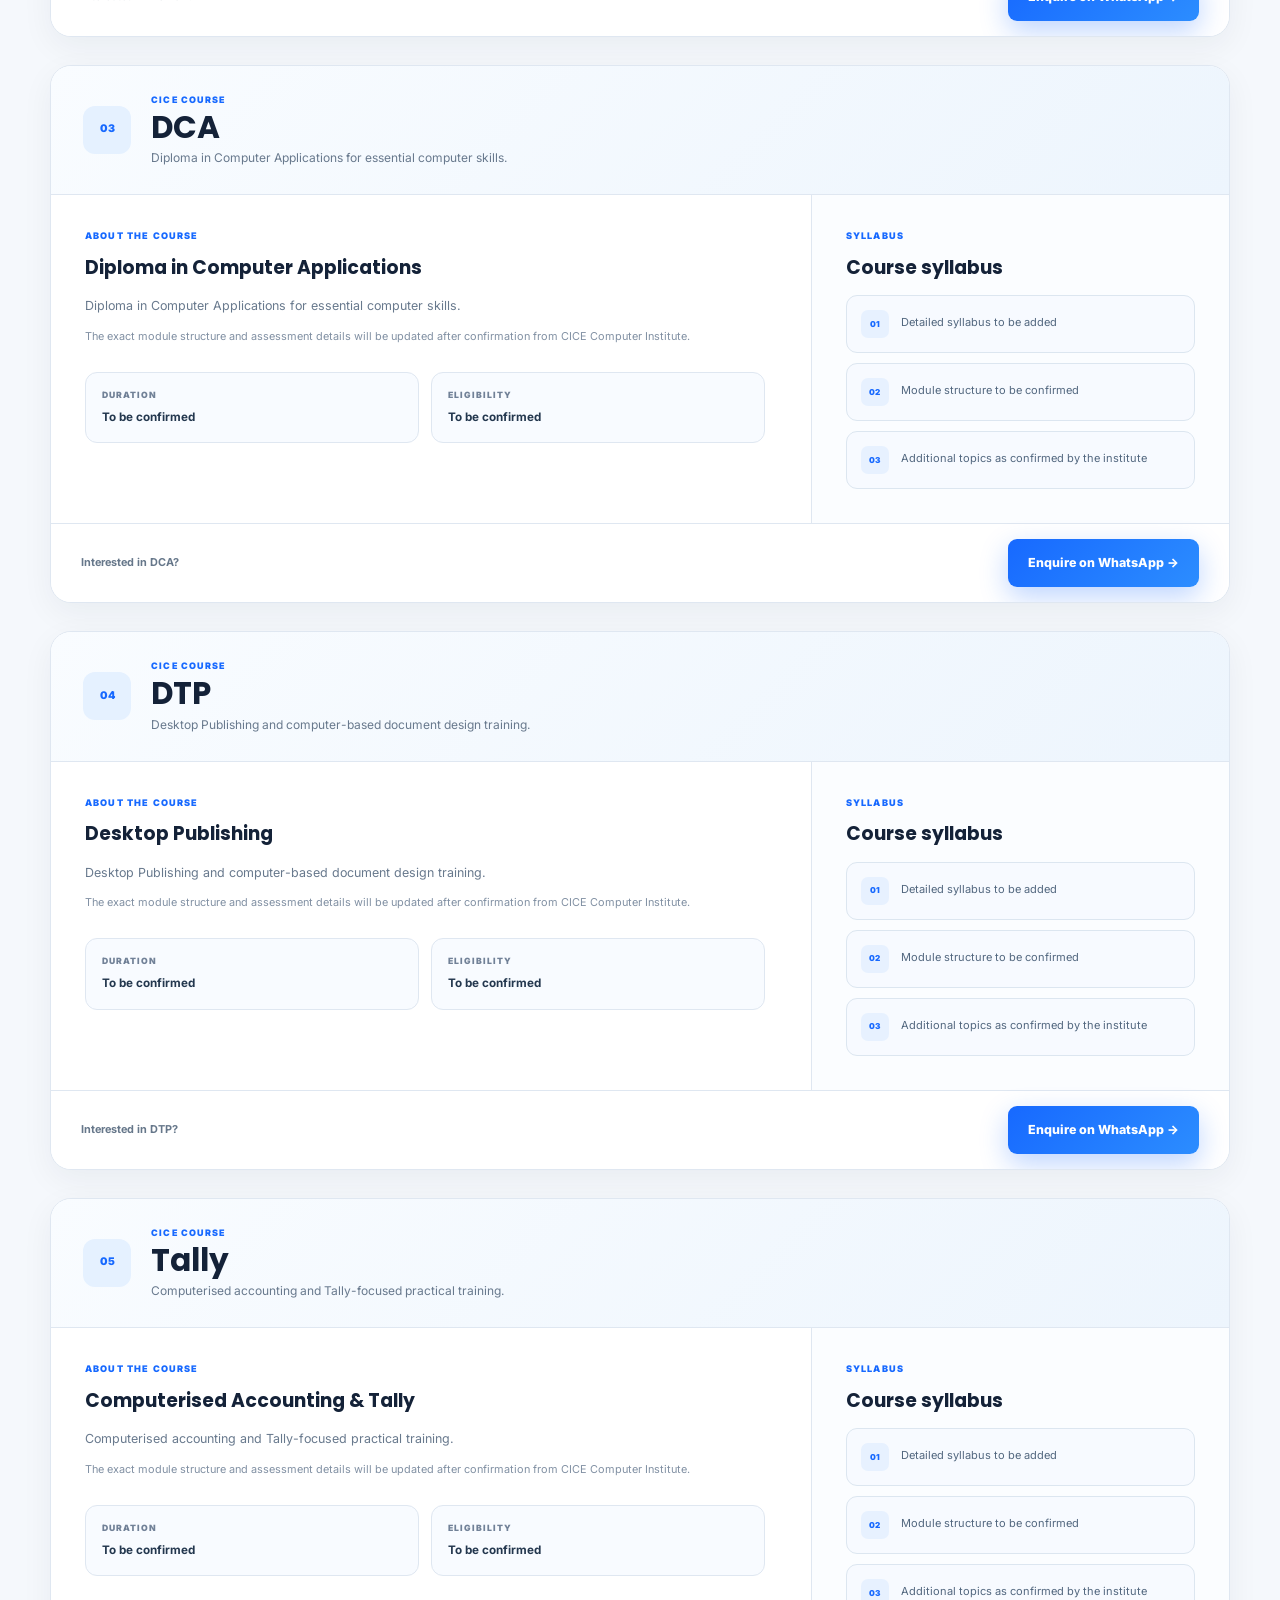
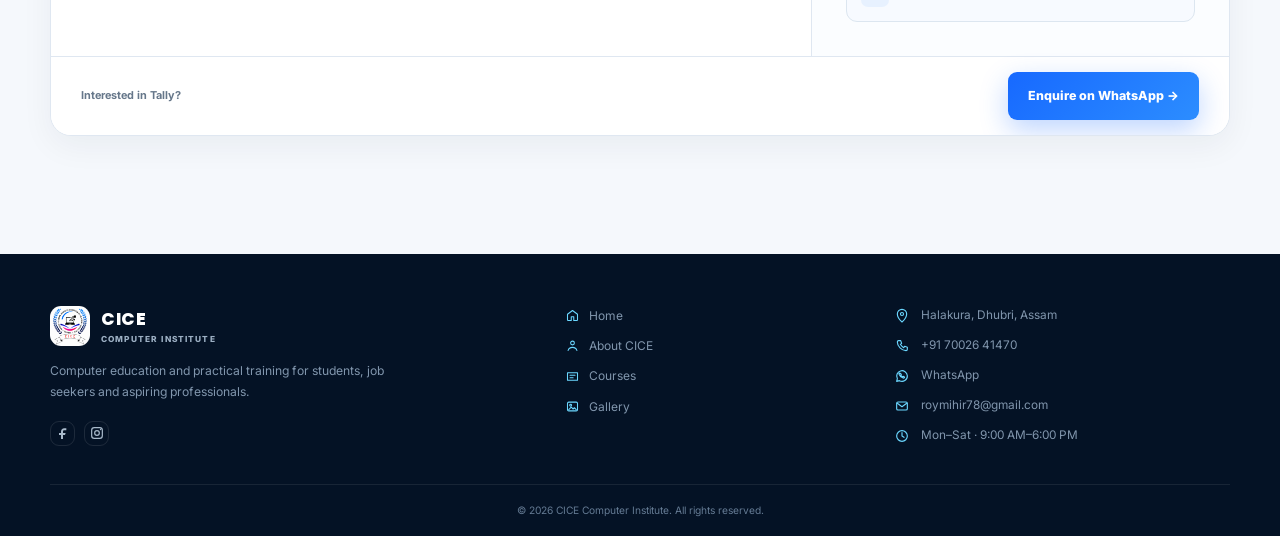
<file: courses.html>
<!-- CICE Courses Page: lists the computer courses offered by CICE. -->
<!DOCTYPE html><html lang="en"><head><meta charset="UTF-8"><meta name="viewport" content="width=device-width, initial-scale=1.0"><link rel="icon" type="image/png" href="assets/images/cice-logo.png"><link rel="apple-touch-icon" href="assets/images/cice-logo.png"><meta property="og:image" content="https://subhajitroy8931.github.io/CICEComputerInstitution/assets/images/cice-logo.png"><meta property="og:image:width" content="1254"><meta property="og:image:height" content="1254"><meta name="twitter:image" content="https://subhajitroy8931.github.io/CICEComputerInstitution/assets/images/cice-logo.png"><meta name="description" content="Explore courses offered by CICE Computer Institute, Halakura, Dhubri, Assam."><link rel="canonical" href="https://subhajitroy8931.github.io/CICEComputerInstitution/courses.html"><meta property="og:type" content="website"><meta property="og:title" content="Courses | CICE Computer Institute"><meta property="og:description" content="Explore courses offered by CICE Computer Institute, Halakura, Dhubri, Assam."><meta property="og:url" content="https://subhajitroy8931.github.io/CICEComputerInstitution/courses.html"><meta name="twitter:card" content="summary_large_image"><meta name="twitter:title" content="Courses | CICE Computer Institute"><meta name="twitter:description" content="Explore courses offered by CICE Computer Institute, Halakura, Dhubri, Assam."><title>Courses | CICE Computer Institute</title><link rel="stylesheet" href="style.css"></head><body><header class="site-header">
    <nav class="navbar container">
    <a href="index.html" class="brand" aria-label="CICE Computer Institute - Home">
        <img src="assets/images/cice-logo-nav.png" alt="CICE Computer Institute official logo" class="brand-logo">
        <span class="brand-info">
            <strong class="brand-cice-name">CICE</strong>
            <span class="brand-institute-name">Computer Institute</span>
        </span>
    </a>

    <button class="menu-toggle" id="menuToggle" type="button"
            aria-label="Open menu" aria-expanded="false">☰</button>

    <ul class="nav-links" id="navLinks">
        <li class="nav-dropdown">
            <div class="nav-item-with-dropdown">
                <a href="index.html">Home</a>
                <button class="nav-arrow" type="button"
                        aria-label="Open Home menu" aria-expanded="false">⌄</button>
            </div>
            <ul class="nav-dropdown-menu" aria-label="Home sections">
                <li><a href="index.html#notices">Notice &amp; Updates</a></li>
                <li><a href="index.html#courses">Courses</a></li>
                <li><a href="index.html#why">Why CICE</a></li>
                <li><a href="index.html#testimonials">Testimonials</a></li>
                <li><a href="index.html#gallery">Gallery</a></li>
                <li><a href="index.html#contact">Contact</a></li>
            </ul>
        </li>

        <li class="nav-dropdown">
            <div class="nav-item-with-dropdown">
                <a href="about.html">About CICE</a>
                <button class="nav-arrow" type="button"
                        aria-label="Open About CICE menu" aria-expanded="false">⌄</button>
            </div>
            <ul class="nav-dropdown-menu" aria-label="About CICE sections">
                <li><a href="about.html#story">Our Story</a></li>
                <li><a href="about.html#founder">Founder &amp; Instructor</a></li>
                <li><a href="about.html#certificates">Certificates &amp; Registration</a></li>
            </ul>
        </li>

        <li><a href="courses.html">Courses</a></li>

        <li class="nav-dropdown">
            <div class="nav-item-with-dropdown">
                <a href="gallery.html">Gallery</a>
                <button class="nav-arrow" type="button"
                        aria-label="Open Gallery menu" aria-expanded="false">⌄</button>
            </div>
            <ul class="nav-dropdown-menu" aria-label="Gallery sections">
                <li><a href="gallery.html#all-media">All Media</a></li>
                <li><a href="gallery.html#life-at-cice">Life at CICE</a></li>
                <li><a href="gallery.html#moments-of-cice">Moments</a></li>
                <li><a href="gallery.html#internship-experiences">Internship</a></li>
                <li><a href="gallery.html#recognition-credentials">Recognition</a></li>
            </ul>
        </li>
    </ul>

    <div class="nav-actions" aria-label="Contact actions">
        <a class="nav-action nav-whatsapp" href="https://wa.me/917002641470"
           target="_blank" rel="noopener" aria-label="WhatsApp" title="WhatsApp">
            <svg viewBox="0 0 32 32" aria-hidden="true" focusable="false">
                <path d="M16 3.5a12.3 12.3 0 0 0-10.7 18.4L4 28l6.3-1.2A12.3 12.3 0 1 0 16 3.5Zm0 22.2a9.9 9.9 0 0 1-5-1.4l-.4-.2-3.7.7.7-3.6-.2-.4A9.9 9.9 0 1 1 16 25.7Zm5.5-7.3c-.3-.2-1.8-.9-2.1-1-.3-.1-.5-.2-.7.2-.2.3-.8 1-.9 1.2-.2.2-.3.2-.6.1-1.5-.7-2.5-1.3-3.5-2.9-.3-.5.3-.5.8-1.6.1-.2.1-.4 0-.6-.1-.2-.7-1.7-1-2.3-.3-.6-.5-.5-.7-.5h-.6c-.2 0-.5.1-.8.4-.3.3-1 1-1 2.5s1.1 2.9 1.2 3.1c.2.2 2.1 3.2 5.1 4.5 1.9.8 2.7.9 3.7.7.6-.1 1.8-.7 2-1.4.3-.7.3-1.3.2-1.4-.1-.2-.3-.3-.6-.5Z"/>
            </svg>
            <span class="sr-only">WhatsApp</span>
        </a>

        <a class="nav-action nav-call" href="tel:+917002641470"
           aria-label="Call CICE" title="Call CICE">
            <svg viewBox="0 0 24 24" aria-hidden="true" focusable="false">
                <path d="M6.6 2.8 4.4 3.9c-.9.5-1.4 1.5-1.2 2.5 1.1 6.4 6.1 11.4 12.5 12.5 1 .2 2-.3 2.5-1.2l1.1-2.2c.3-.7.1-1.5-.5-1.9l-2.5-1.7c-.6-.4-1.4-.3-1.9.2l-1.2 1.2c-2.2-1.1-4-2.9-5.1-5.1l1.2-1.2c.5-.5.6-1.3.2-1.9L8.5 3.3c-.4-.6-.1-1.2-.5-1.7-.4-.6-1.2-.8-1.9-.5Z"/>
            </svg>
            <span class="sr-only">Call CICE</span>
        </a>
    </div>
</nav>
</header><main>
<section class="courses-list-hero"><div class="container"><div class="courses-breadcrumb"><a href="index.html">Home</a><span>/</span><strong>Courses</strong></div><span class="section-label">OUR COURSES</span><h1>Learn skills.<br><span>Build your future.</span></h1><p>Explore the computer education and practical training programmes offered by CICE Computer Institute.</p></div></section>
<section class="courses-list-section" id="courses"><div class="container"><article class="course-detail-card" id="adca">
  <div class="course-detail-header"><div class="course-detail-number">01</div><div><span class="course-detail-label">CICE COURSE</span><h2>ADCA</h2><p>Advanced Diploma in Computer Applications.</p></div></div>
  <div class="course-detail-columns">
    <section class="course-about-panel">
      <span class="course-panel-label">ABOUT THE COURSE</span>
      <h3>Advanced Diploma in Computer Applications</h3>
      <p>Advanced Diploma in Computer Applications.</p>
      <p class="course-note">The exact module structure and assessment details will be updated after confirmation from CICE Computer Institute.</p>
      <div class="course-meta">
        <div class="course-meta-item"><span>DURATION</span><strong>To be confirmed</strong></div>
        <div class="course-meta-item"><span>ELIGIBILITY</span><strong>To be confirmed</strong></div>
      </div>
    </section>
    <section class="course-syllabus-panel">
      <span class="course-panel-label">SYLLABUS</span>
      <h3>Course syllabus</h3>
      <div class="syllabus-list">
        <div class="syllabus-item"><span>01</span><p>Detailed syllabus to be added</p></div>
        <div class="syllabus-item"><span>02</span><p>Module structure to be confirmed</p></div>
        <div class="syllabus-item"><span>03</span><p>Additional topics as confirmed by the institute</p></div>
      </div>
    </section>
  </div>
  <div class="course-enquiry-bar"><span>Interested in ADCA?</span><a href="https://wa.me/917002641470?text=Hello%20CICE,%20I%20would%20like%20to%20know%20more%20about%20the%20ADCA%20course." class="btn btn-primary" target="_blank" rel="noopener">Enquire on WhatsApp →</a></div>
</article><article class="course-detail-card" id="pgdca">
  <div class="course-detail-header"><div class="course-detail-number">02</div><div><span class="course-detail-label">CICE COURSE</span><h2>PGDCA</h2><p>Post Graduate Diploma in Computer Applications.</p></div></div>
  <div class="course-detail-columns">
    <section class="course-about-panel">
      <span class="course-panel-label">ABOUT THE COURSE</span>
      <h3>Post Graduate Diploma in Computer Applications</h3>
      <p>Post Graduate Diploma in Computer Applications.</p>
      <p class="course-note">The exact module structure and assessment details will be updated after confirmation from CICE Computer Institute.</p>
      <div class="course-meta">
        <div class="course-meta-item"><span>DURATION</span><strong>To be confirmed</strong></div>
        <div class="course-meta-item"><span>ELIGIBILITY</span><strong>To be confirmed</strong></div>
      </div>
    </section>
    <section class="course-syllabus-panel">
      <span class="course-panel-label">SYLLABUS</span>
      <h3>Course syllabus</h3>
      <div class="syllabus-list">
        <div class="syllabus-item"><span>01</span><p>Detailed syllabus to be added</p></div>
        <div class="syllabus-item"><span>02</span><p>Module structure to be confirmed</p></div>
        <div class="syllabus-item"><span>03</span><p>Additional topics as confirmed by the institute</p></div>
      </div>
    </section>
  </div>
  <div class="course-enquiry-bar"><span>Interested in PGDCA?</span><a href="https://wa.me/917002641470?text=Hello%20CICE,%20I%20would%20like%20to%20know%20more%20about%20the%20PGDCA%20course." class="btn btn-primary" target="_blank" rel="noopener">Enquire on WhatsApp →</a></div>
</article><article class="course-detail-card" id="dca">
  <div class="course-detail-header"><div class="course-detail-number">03</div><div><span class="course-detail-label">CICE COURSE</span><h2>DCA</h2><p>Diploma in Computer Applications for essential computer skills.</p></div></div>
  <div class="course-detail-columns">
    <section class="course-about-panel">
      <span class="course-panel-label">ABOUT THE COURSE</span>
      <h3>Diploma in Computer Applications</h3>
      <p>Diploma in Computer Applications for essential computer skills.</p>
      <p class="course-note">The exact module structure and assessment details will be updated after confirmation from CICE Computer Institute.</p>
      <div class="course-meta">
        <div class="course-meta-item"><span>DURATION</span><strong>To be confirmed</strong></div>
        <div class="course-meta-item"><span>ELIGIBILITY</span><strong>To be confirmed</strong></div>
      </div>
    </section>
    <section class="course-syllabus-panel">
      <span class="course-panel-label">SYLLABUS</span>
      <h3>Course syllabus</h3>
      <div class="syllabus-list">
        <div class="syllabus-item"><span>01</span><p>Detailed syllabus to be added</p></div>
        <div class="syllabus-item"><span>02</span><p>Module structure to be confirmed</p></div>
        <div class="syllabus-item"><span>03</span><p>Additional topics as confirmed by the institute</p></div>
      </div>
    </section>
  </div>
  <div class="course-enquiry-bar"><span>Interested in DCA?</span><a href="https://wa.me/917002641470?text=Hello%20CICE,%20I%20would%20like%20to%20know%20more%20about%20the%20DCA%20course." class="btn btn-primary" target="_blank" rel="noopener">Enquire on WhatsApp →</a></div>
</article><article class="course-detail-card" id="dtp">
  <div class="course-detail-header"><div class="course-detail-number">04</div><div><span class="course-detail-label">CICE COURSE</span><h2>DTP</h2><p>Desktop Publishing and computer-based document design training.</p></div></div>
  <div class="course-detail-columns">
    <section class="course-about-panel">
      <span class="course-panel-label">ABOUT THE COURSE</span>
      <h3>Desktop Publishing</h3>
      <p>Desktop Publishing and computer-based document design training.</p>
      <p class="course-note">The exact module structure and assessment details will be updated after confirmation from CICE Computer Institute.</p>
      <div class="course-meta">
        <div class="course-meta-item"><span>DURATION</span><strong>To be confirmed</strong></div>
        <div class="course-meta-item"><span>ELIGIBILITY</span><strong>To be confirmed</strong></div>
      </div>
    </section>
    <section class="course-syllabus-panel">
      <span class="course-panel-label">SYLLABUS</span>
      <h3>Course syllabus</h3>
      <div class="syllabus-list">
        <div class="syllabus-item"><span>01</span><p>Detailed syllabus to be added</p></div>
        <div class="syllabus-item"><span>02</span><p>Module structure to be confirmed</p></div>
        <div class="syllabus-item"><span>03</span><p>Additional topics as confirmed by the institute</p></div>
      </div>
    </section>
  </div>
  <div class="course-enquiry-bar"><span>Interested in DTP?</span><a href="https://wa.me/917002641470?text=Hello%20CICE,%20I%20would%20like%20to%20know%20more%20about%20the%20DTP%20course." class="btn btn-primary" target="_blank" rel="noopener">Enquire on WhatsApp →</a></div>
</article><article class="course-detail-card" id="tally">
  <div class="course-detail-header"><div class="course-detail-number">05</div><div><span class="course-detail-label">CICE COURSE</span><h2>Tally</h2><p>Computerised accounting and Tally-focused practical training.</p></div></div>
  <div class="course-detail-columns">
    <section class="course-about-panel">
      <span class="course-panel-label">ABOUT THE COURSE</span>
      <h3>Computerised Accounting & Tally</h3>
      <p>Computerised accounting and Tally-focused practical training.</p>
      <p class="course-note">The exact module structure and assessment details will be updated after confirmation from CICE Computer Institute.</p>
      <div class="course-meta">
        <div class="course-meta-item"><span>DURATION</span><strong>To be confirmed</strong></div>
        <div class="course-meta-item"><span>ELIGIBILITY</span><strong>To be confirmed</strong></div>
      </div>
    </section>
    <section class="course-syllabus-panel">
      <span class="course-panel-label">SYLLABUS</span>
      <h3>Course syllabus</h3>
      <div class="syllabus-list">
        <div class="syllabus-item"><span>01</span><p>Detailed syllabus to be added</p></div>
        <div class="syllabus-item"><span>02</span><p>Module structure to be confirmed</p></div>
        <div class="syllabus-item"><span>03</span><p>Additional topics as confirmed by the institute</p></div>
      </div>
    </section>
  </div>
  <div class="course-enquiry-bar"><span>Interested in Tally?</span><a href="https://wa.me/917002641470?text=Hello%20CICE,%20I%20would%20like%20to%20know%20more%20about%20the%20Tally%20course." class="btn btn-primary" target="_blank" rel="noopener">Enquire on WhatsApp →</a></div>
</article></div></section></main><!-- ==================== FOOTER ==================== -->
<footer class="site-footer">
    <div class="footer-inner container">
        <div class="footer-identity">
            <a href="index.html" class="footer-brand" aria-label="CICE Computer Institute - Home">
                <img src="assets/images/cice-logo.png" alt="CICE Computer Institute official logo" class="footer-brand-logo">
                <span class="footer-brand-info">
                    <strong>CICE</strong>
                    <small>COMPUTER INSTITUTE</small>
                </span>
            </a>
            <p>Computer education and practical training for students, job seekers and aspiring professionals.</p>
            <div class="footer-social" aria-label="Social media">
                <a href="https://www.facebook.com/p/CICE-Computer-Institute-Halakura-100089602022179/" target="_blank" rel="noopener" aria-label="CICE on Facebook">
                    <svg viewBox="0 0 24 24" aria-hidden="true"><path d="M14 8h3V5h-3c-3 0-5 2-5 5v2H6v3h3v6h3v-6h3l1-3h-4v-2c0-1.2.8-2 2-2Z"/></svg>
                </a>
                <a href="https://www.instagram.com/cice_computer_halakura/" target="_blank" rel="noopener" aria-label="CICE on Instagram">
                    <svg viewBox="0 0 24 24" aria-hidden="true"><rect x="4" y="4" width="16" height="16" rx="4"/><circle cx="12" cy="12" r="3.5"/><circle cx="17.3" cy="6.8" r="1" class="icon-fill"/></svg>
                </a>
            </div>
        </div>

        <nav class="footer-column footer-links" aria-label="Footer navigation">
            <a href="index.html"><span class="footer-link-icon" aria-hidden="true"><svg viewBox="0 0 24 24"><path d="m4 10 8-6 8 6v9a1 1 0 0 1-1 1h-5v-6h-4v6H5a1 1 0 0 1-1-1v-9Z"/></svg></span>Home</a>
            <a href="about.html"><span class="footer-link-icon" aria-hidden="true"><svg viewBox="0 0 24 24"><circle cx="12" cy="8" r="3"/><path d="M5 20c.8-3.4 3.2-5 7-5s6.2 1.6 7 5"/></svg></span>About CICE</a>
            <a href="courses.html"><span class="footer-link-icon" aria-hidden="true"><svg viewBox="0 0 24 24"><path d="M4 6h16v12H4z"/><path d="M8 10h8M8 14h5"/></svg></span>Courses</a>
            <a href="gallery.html"><span class="footer-link-icon" aria-hidden="true"><svg viewBox="0 0 24 24"><rect x="4" y="5" width="16" height="14" rx="2"/><circle cx="9" cy="10" r="1.5"/><path d="m6 17 4-4 3 3 2-2 3 3"/></svg></span>Gallery</a>
        </nav>

        <div class="footer-column footer-contact">
            <a href="https://www.google.com/maps/search/?api=1&query=CICE+Computer+Institute+Halakura" target="_blank" rel="noopener" aria-label="Open CICE Computer Institute in Google Maps">
                <span class="footer-contact-icon" aria-hidden="true"><svg viewBox="0 0 24 24"><path d="M12 21s7-6.1 7-12A7 7 0 0 0 5 9c0 5.9 7 12 7 12Z"/><circle cx="12" cy="9" r="2.3"/></svg></span>
                <span>Halakura, Dhubri, Assam</span>
            </a>
            <a href="tel:+917002641470" aria-label="Call CICE Computer Institute">
                <span class="footer-contact-icon" aria-hidden="true"><svg viewBox="0 0 24 24"><path d="M7 4h3l1.5 4-2 1.5a14 14 0 0 0 5 5l1.5-2 4 1.5v3c0 1.1-.9 2-2 2C11.4 19 5 12.6 5 5.9 5 4.9 5.9 4 7 4Z"/></svg></span>
                <span>+91 70026 41470</span>
            </a>
            <a href="https://wa.me/917002641470" target="_blank" rel="noopener" aria-label="Contact CICE on WhatsApp">
                <span class="footer-contact-icon" aria-hidden="true"><svg viewBox="0 0 24 24"><path d="M20 11.5A8 8 0 0 1 8.2 19L4 20l1-4.1A8 8 0 1 1 20 11.5Z"/><path d="M9 8.5c.3-.6.7-.6 1-.2l.8 1.1c.2.3.2.6 0 .8l-.5.6c.7 1.1 1.5 1.8 2.7 2.4l.6-.5c.2-.2.5-.2.8 0l1.1.7c.4.3.4.7 0 1.1-.5.6-1.1.8-1.8.6-2.9-.8-5.3-3.1-6.2-5.9-.2-.7 0-1.3.5-1.7Z"/></svg></span>
                <span>WhatsApp</span>
            </a>
            <a href="mailto:roymihir78@gmail.com" aria-label="Email CICE Computer Institute">
                <span class="footer-contact-icon" aria-hidden="true"><svg viewBox="0 0 24 24"><rect x="4" y="6" width="16" height="12" rx="2"/><path d="m5 8 7 5 7-5"/></svg></span>
                <span>roymihir78@gmail.com</span>
            </a>
            <div class="footer-contact-item">
                <span class="footer-contact-icon" aria-hidden="true"><svg viewBox="0 0 24 24"><circle cx="12" cy="12" r="8"/><path d="M12 7v5l3 2"/></svg></span>
                <span>Mon–Sat · 9:00 AM–6:00 PM</span>
            </div>
        </div>
    </div>
    <div class="footer-bottom container">
        <span>© <span id="year"></span> CICE Computer Institute. All rights reserved.</span>
    </div>
</footer>
<script src="script.js"></script>
</body></html>
</file>
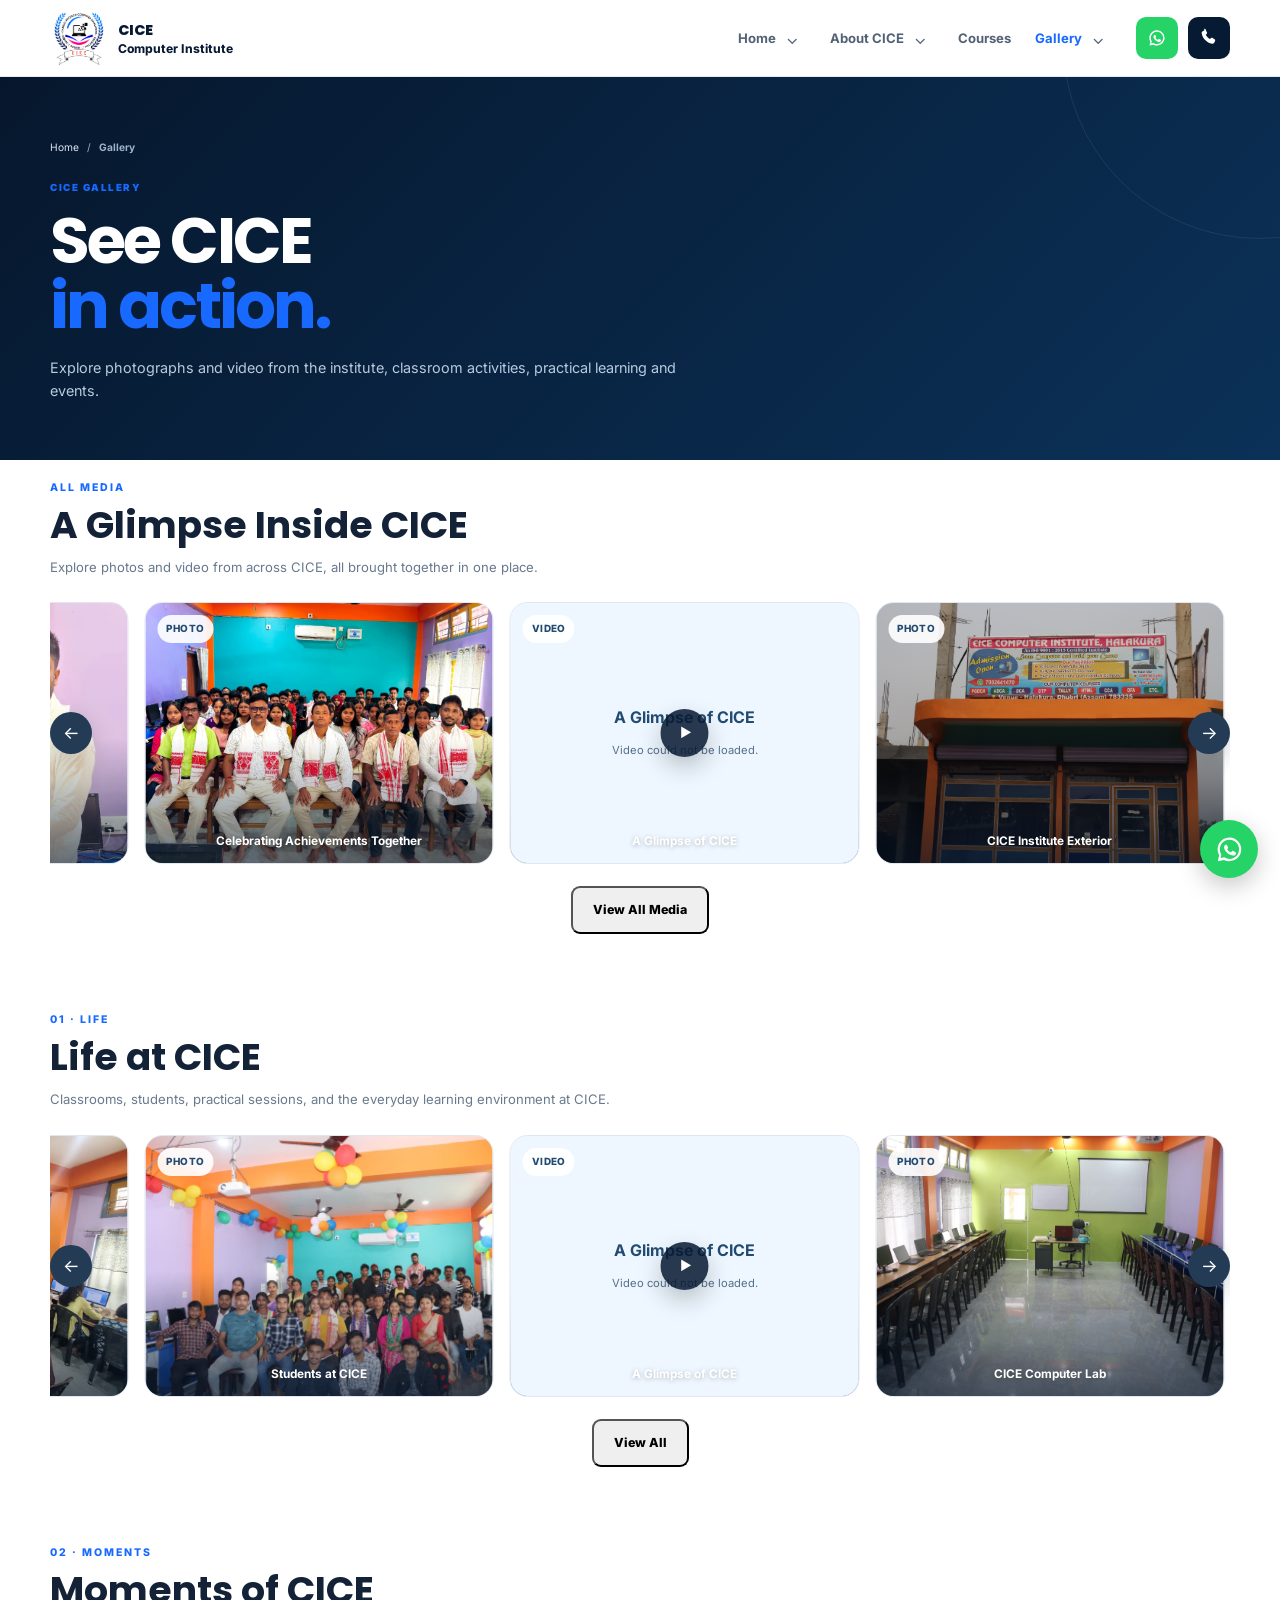
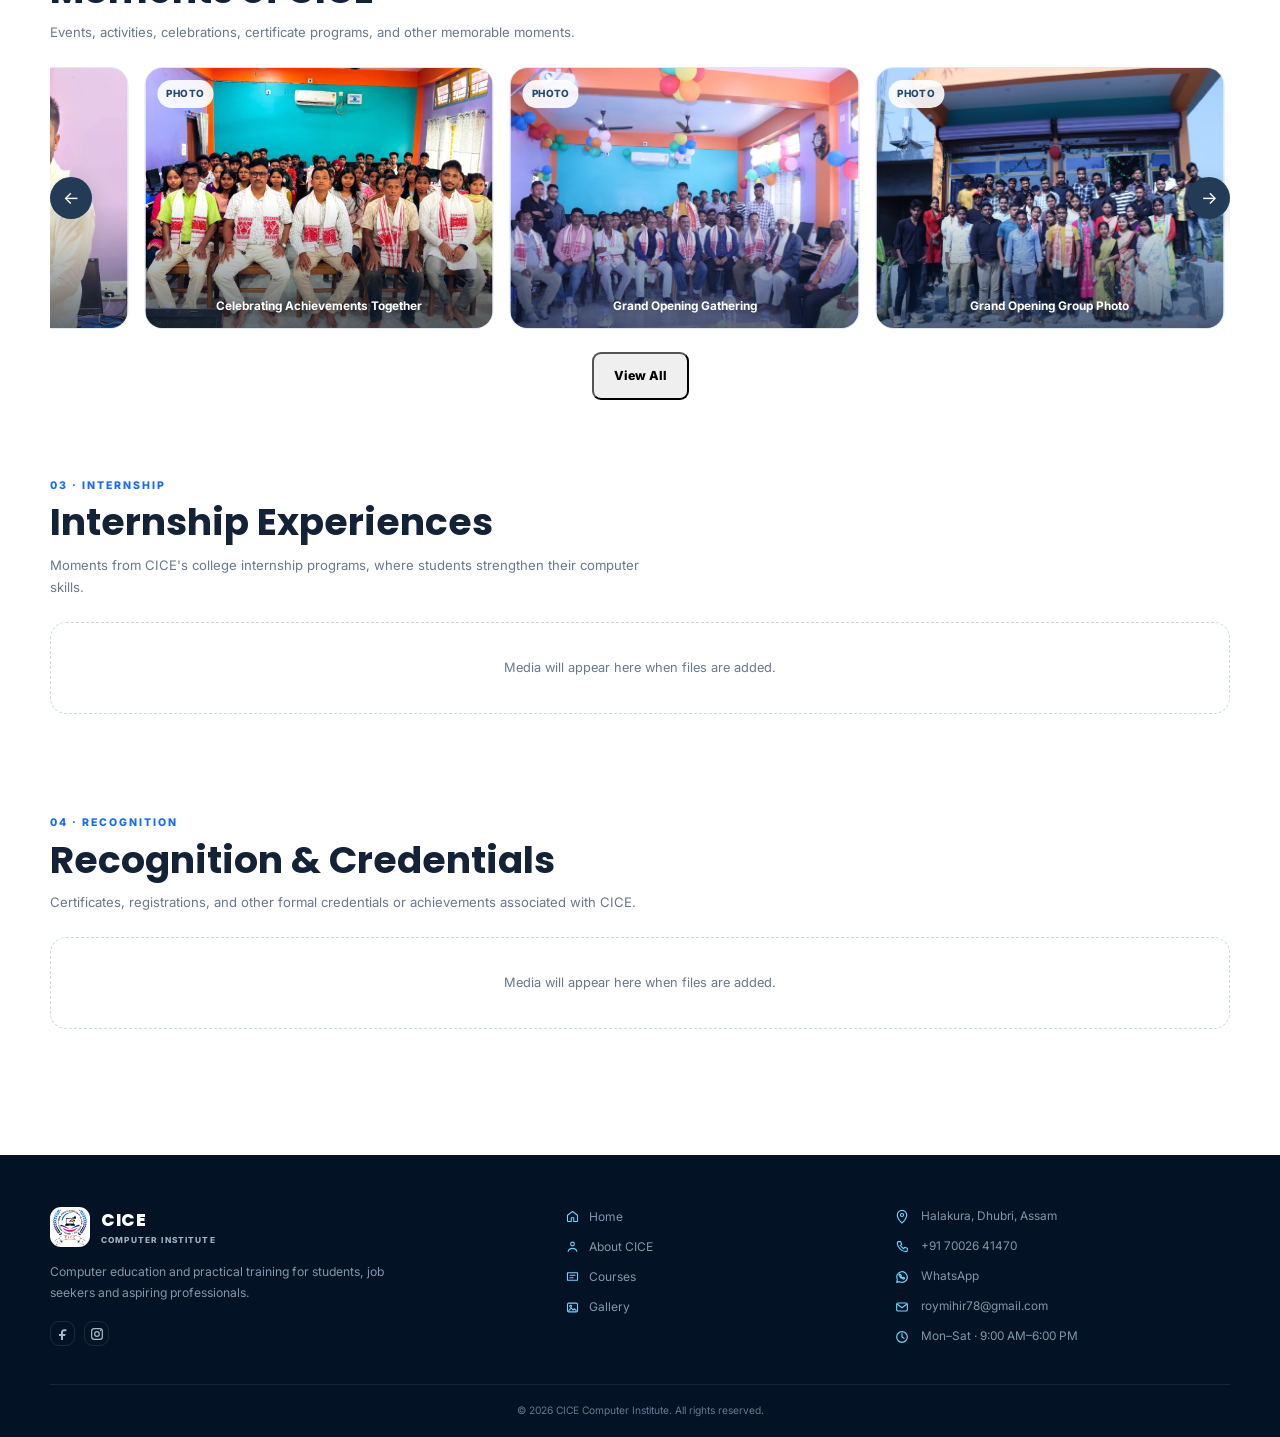
<file: gallery.html>
<!DOCTYPE html>
<html lang="en">
<head>
    <meta charset="UTF-8">
    <meta name="viewport" content="width=device-width, initial-scale=1.0">
    <link rel="icon" type="image/png" href="assets/images/cice-logo.png">
    <link rel="apple-touch-icon" href="assets/images/cice-logo.png">
    <meta property="og:image" content="https://subhajitroy8931.github.io/CICEComputerInstitution/assets/images/cice-logo.png">
    <meta property="og:image:width" content="1254">
    <meta property="og:image:height" content="1254">
    <meta name="twitter:image" content="https://subhajitroy8931.github.io/CICEComputerInstitution/assets/images/cice-logo.png">
    <meta name="description" content="Gallery of CICE Computer Institute, Halakura, Dhubri, Assam — institute environment, students, practical training, internship programs and events.">
    <link rel="canonical" href="https://subhajitroy8931.github.io/CICEComputerInstitution/gallery.html">
    <meta property="og:type" content="website">
    <meta property="og:title" content="Gallery | CICE Computer Institute">
    <meta property="og:description" content="Explore CICE Computer Institute, Halakura through photographs, practical learning, internship programs and events.">
    <meta property="og:url" content="https://subhajitroy8931.github.io/CICEComputerInstitution/gallery.html">
    <meta name="twitter:card" content="summary_large_image">
    <title>Gallery | CICE Computer Institute</title>
    <link rel="stylesheet" href="style.css">

    <style>
        .gallery-main { padding-top: 20px; }
        .gallery-section { margin-bottom: 78px; scroll-margin-top: 100px; }
        .gallery-section:last-child { margin-bottom: 25px; }
        .gallery-section-heading { margin-bottom: 24px; }
        .gallery-section-heading .section-label { display:block; margin-bottom:8px; }
        .gallery-section-heading h2 { margin:0; font-size:clamp(1.7rem,3vw,2.35rem); line-height:1.1; }
        .gallery-section-heading p { max-width:620px; margin:10px 0 0; color:var(--muted); font-size:.82rem; line-height:1.7; }

        .media-carousel { position:relative; width:100%; overflow:hidden; padding:0 44px; box-sizing:border-box; touch-action:pan-y; }
        .media-grid { display:flex; gap:16px; width:100%; min-width:0; margin:0; padding:0; overflow:visible; transition:transform .35s ease; will-change:transform; }
        .media-grid.no-transition { transition:none; }
        .media-grid .media-card { flex:0 0 32%; }
        .media-card { position:relative; aspect-ratio:4 / 3; overflow:hidden; border:1px solid var(--border); border-radius:18px; background:linear-gradient(135deg,#eaf7ff,#f4fbff); cursor:grab; padding:0; color:inherit; transition:transform .28s ease,box-shadow .28s ease,border-color .28s ease; }
        .media-card:hover { transform:translateY(-4px); box-shadow:var(--shadow); border-color:#b8d9f5; }
        .media-grid.is-dragging .media-card { cursor:grabbing; }
        .media-card img,.media-card video { position:absolute; inset:0; width:100%; height:100%; object-fit:cover; user-select:none; -webkit-user-drag:none; }
        .media-card::after { content:""; position:absolute; inset:0; background:linear-gradient(to top,rgba(5,20,40,.62),transparent 48%); pointer-events:none; }
        .media-card video { pointer-events:none; }
        .media-placeholder { position:absolute; inset:0; z-index:2; display:grid; place-items:center; padding:20px; text-align:center; color:#56708b; background:#eef7ff; }
        .media-placeholder strong { display:block; color:#234b72; font-size:1rem; margin-bottom:5px; }
        .media-placeholder span { font-size:.7rem; }
        .media-title { position:absolute; z-index:3; left:14px; right:14px; bottom:13px; color:#fff; font-size:.74rem; font-weight:700; line-height:1.35; text-shadow:0 1px 5px rgba(0,0,0,.28); pointer-events:none; }
        .media-type { position:absolute; z-index:4; top:12px; left:12px; padding:6px 9px; border-radius:999px; background:rgba(255,255,255,.9); color:#234b72; font-size:.62rem; font-weight:800; letter-spacing:.04em; text-transform:uppercase; }
        .media-play { position:absolute; z-index:4; top:50%; left:50%; transform:translate(-50%,-50%); width:48px; height:48px; border-radius:50%; display:grid; place-items:center; background:rgba(7,26,51,.86); color:#fff; font-size:.8rem; padding-left:2px; box-shadow:0 10px 25px rgba(0,0,0,.22); pointer-events:none; }
        .media-carousel-button { position:absolute; top:50%; z-index:5; width:42px; height:42px; border:0; border-radius:50%; background:#243b55; color:#fff; font-size:1.1rem; cursor:pointer; transform:translateY(-50%); box-shadow:0 8px 22px rgba(5,20,40,.18); }
        .media-carousel-prev { left:0; }
        .media-carousel-next { right:0; }
        .media-carousel-button:disabled { opacity:.45; cursor:default; }
        .media-carousel-button:focus-visible,.media-card:focus-visible { outline:3px solid #1f6fff; outline-offset:3px; }
        .media-more { display:flex; justify-content:center; margin-top:22px; }
        .media-more button { cursor:pointer; }
        .media-empty { width:100%; box-sizing:border-box; padding:35px 20px; text-align:center; border:1px dashed #c8d9e8; border-radius:16px; color:var(--muted); font-size:.8rem; }
        .media-carousel.is-empty { padding:0; }
        .media-modal { position:fixed; inset:0; z-index:9999; display:none; align-items:center; justify-content:center; padding:22px; background:rgba(4,14,28,.86); backdrop-filter:blur(7px); }
        .media-modal.is-open { display:flex; }
        .media-modal-content { position:relative; width:min(1080px,96vw); max-height:92vh; display:flex; flex-direction:column; align-items:center; }
        .media-modal-close { position:absolute; right:-8px; top:-46px; width:40px; height:40px; border:0; border-radius:50%; background:#fff; color:#13243a; font-size:1.2rem; cursor:pointer; z-index:3; }
        .media-modal-stage { width:100%; max-height:82vh; display:grid; place-items:center; }
        .media-modal-stage img,.media-modal-stage video { max-width:100%; max-height:82vh; border-radius:14px; box-shadow:0 25px 70px rgba(0,0,0,.35); background:#08182c; }
        .media-modal-caption { margin-top:12px; color:#fff; font-size:.8rem; text-align:center; }
        .media-modal-nav { display:flex; gap:10px; margin-top:12px; }
        .media-modal-nav button { width:40px; height:40px; border:1px solid rgba(255,255,255,.35); border-radius:50%; background:rgba(255,255,255,.12); color:#fff; cursor:pointer; font-size:1rem; }
        .media-modal-nav button:hover { background:rgba(255,255,255,.2); }
        @media (max-width:800px) { .media-grid .media-card { flex-basis:40%; } .gallery-section { margin-bottom:65px; } }
        @media (max-width:560px) { .media-grid .media-card { flex-basis:65%; } .gallery-main { padding-top:10px; } .media-card { aspect-ratio:16 / 11; } .media-modal { padding:14px; } .media-modal-close { right:0; top:-48px; } }
        @media (prefers-reduced-motion:reduce) { .media-grid,.media-card { transition:none !important; } }
        .gallery-recognition .media-play,.gallery-recognition .media-type,.gallery-recognition video { display:none !important; }
    </style>
</head>
<body>
<header class="site-header">
    <nav class="navbar container">
        <a href="index.html" class="brand" aria-label="CICE Computer Institute - Home">
            <img src="assets/images/cice-logo-nav.png" alt="CICE Computer Institute official logo" class="brand-logo">
            <span class="brand-info"><strong class="brand-cice-name">CICE</strong><span class="brand-institute-name">Computer Institute</span></span>
        </a>
        <button class="menu-toggle" id="menuToggle" type="button" aria-label="Open menu" aria-expanded="false">☰</button>
        <ul class="nav-links" id="navLinks">
            <li class="nav-dropdown"><div class="nav-item-with-dropdown"><a href="index.html">Home</a><button class="nav-arrow" type="button" aria-label="Open Home menu" aria-expanded="false">⌄</button></div><ul class="nav-dropdown-menu" aria-label="Home sections"><li><a href="index.html#notices">Notice &amp; Updates</a></li><li><a href="index.html#courses">Courses</a></li><li><a href="index.html#why">Why CICE</a></li><li><a href="index.html#testimonials">Testimonials</a></li><li><a href="index.html#gallery">Gallery</a></li><li><a href="index.html#contact">Contact</a></li></ul></li>
            <li class="nav-dropdown"><div class="nav-item-with-dropdown"><a href="about.html">About CICE</a><button class="nav-arrow" type="button" aria-label="Open About CICE menu" aria-expanded="false">⌄</button></div><ul class="nav-dropdown-menu" aria-label="About CICE sections"><li><a href="about.html#story">Our Story</a></li><li><a href="about.html#founder">Founder &amp; Instructor</a></li><li><a href="about.html#certificates">Certificates &amp; Registration</a></li></ul></li>
            <li><a href="courses.html">Courses</a></li>
            <li class="nav-dropdown"><div class="nav-item-with-dropdown"><a href="gallery.html">Gallery</a><button class="nav-arrow" type="button" aria-label="Open Gallery menu" aria-expanded="false">⌄</button></div><ul class="nav-dropdown-menu" aria-label="Gallery sections"><li><a href="gallery.html#all-media">All Media</a></li><li><a href="gallery.html#life-at-cice">Life at CICE</a></li><li><a href="gallery.html#moments-of-cice">Moments</a></li><li><a href="gallery.html#internship-experiences">Internship</a></li><li><a href="gallery.html#recognition-credentials">Recognition</a></li></ul></li>
        </ul>
        <div class="nav-actions" aria-label="Contact actions">
            <a class="nav-action nav-whatsapp" href="https://wa.me/917002641470" target="_blank" rel="noopener" aria-label="WhatsApp" title="WhatsApp"><svg viewBox="0 0 32 32" aria-hidden="true" focusable="false"><path d="M16 3.5a12.3 12.3 0 0 0-10.7 18.4L4 28l6.3-1.2A12.3 12.3 0 1 0 16 3.5Zm0 22.2a9.9 9.9 0 0 1-5-1.4l-.4-.2-3.7.7.7-3.6-.2-.4A9.9 9.9 0 1 1 16 25.7Zm5.5-7.3c-.3-.2-1.8-.9-2.1-1-.3-.1-.5-.2-.7.2-.2.3-.8 1-.9 1.2-.2.2-.3.2-.6.1-1.5-.7-2.5-1.3-3.5-2.9-.3-.5.3-.5.8-1.6.1-.2.1-.4 0-.6-.1-.2-.7-1.7-1-2.3-.3-.6-.5-.5-.7-.5h-.6c-.2 0-.5.1-.8.4-.3.3-1 1-1 2.5s1.1 2.9 1.2 3.1c.2.2 2.1 3.2 5.1 4.5 1.9.8 2.7.9 3.7.7.6-.1 1.8-.7 2-1.4.3-.7.3-1.3.2-1.4-.1-.2-.3-.3-.6-.5Z"/></svg><span class="sr-only">WhatsApp</span></a>
            <a class="nav-action nav-call" href="tel:+917002641470" aria-label="Call CICE" title="Call CICE"><svg viewBox="0 0 24 24" aria-hidden="true" focusable="false"><path d="M6.6 2.8 4.4 3.9c-.9.5-1.4 1.5-1.2 2.5 1.1 6.4 6.1 11.4 12.5 12.5 1 .2 2-.3 2.5-1.2l1.1-2.2c.3-.7.1-1.5-.5-1.9l-2.5-1.7c-.6-.4-1.4-.3-1.9.2l-1.2 1.2c-2.2-1.1-4-2.9-5.1-5.1l1.2-1.2c.5-.5.6-1.3.2-1.9L8.5 3.3c-.4-.6-.1-1.2-.5-1.7-.4-.6-1.2-.8-1.9-.5Z"/></svg><span class="sr-only">Call CICE</span></a>
        </div>
    </nav>
</header>

<main>
    <section class="courses-list-hero gallery-page-hero"><div class="container"><div class="courses-breadcrumb"><a href="index.html">Home</a><span>/</span><strong>Gallery</strong></div><span class="section-label">CICE GALLERY</span><h1>See CICE<br><span>in action.</span></h1><p>Explore photographs and video from the institute, classroom activities, practical learning and events.</p></div></section>
    <section class="section gallery-main" id="gallery-content"><div class="container">
        <section class="gallery-section" id="all-media"><div class="gallery-section-heading"><span class="section-label">ALL MEDIA</span><h2>A Glimpse Inside CICE</h2><p>Explore photos and video from across CICE, all brought together in one place.</p></div><div class="media-carousel" data-carousel="all"><button class="media-carousel-button media-carousel-prev" type="button" data-carousel-prev="all" aria-label="Previous all media">←</button><div class="media-grid" data-gallery-grid="all"></div><button class="media-carousel-button media-carousel-next" type="button" data-carousel-next="all" aria-label="Next all media">→</button></div><div class="media-more"><button class="btn btn-secondary" type="button" data-view-all="all">View All Media</button></div></section>
        <section class="gallery-section" id="life-at-cice"><div class="gallery-section-heading"><span class="section-label">01 · LIFE</span><h2>Life at CICE</h2><p>Classrooms, students, practical sessions, and the everyday learning environment at CICE.</p></div><div class="media-carousel" data-carousel="life"><button class="media-carousel-button media-carousel-prev" type="button" data-carousel-prev="life" aria-label="Previous life media">←</button><div class="media-grid" data-gallery-grid="life"></div><button class="media-carousel-button media-carousel-next" type="button" data-carousel-next="life" aria-label="Next life media">→</button></div><div class="media-more"><button class="btn btn-secondary" type="button" data-view-all="life">View All</button></div></section>
        <section class="gallery-section" id="moments-of-cice"><div class="gallery-section-heading"><span class="section-label">02 · MOMENTS</span><h2>Moments of CICE</h2><p>Events, activities, celebrations, certificate programs, and other memorable moments.</p></div><div class="media-carousel" data-carousel="moments"><button class="media-carousel-button media-carousel-prev" type="button" data-carousel-prev="moments" aria-label="Previous moments media">←</button><div class="media-grid" data-gallery-grid="moments"></div><button class="media-carousel-button media-carousel-next" type="button" data-carousel-next="moments" aria-label="Next moments media">→</button></div><div class="media-more"><button class="btn btn-secondary" type="button" data-view-all="moments">View All</button></div></section>
        <section class="gallery-section" id="internship-experiences"><div class="gallery-section-heading"><span class="section-label">03 · INTERNSHIP</span><h2>Internship Experiences</h2><p>Moments from CICE's college internship programs, where students strengthen their computer skills.</p></div><div class="media-carousel" data-carousel="internship"><button class="media-carousel-button media-carousel-prev" type="button" data-carousel-prev="internship" aria-label="Previous internship media">←</button><div class="media-grid" data-gallery-grid="internship"></div><button class="media-carousel-button media-carousel-next" type="button" data-carousel-next="internship" aria-label="Next internship media">→</button></div><div class="media-more"><button class="btn btn-secondary" type="button" data-view-all="internship">View All</button></div></section>
        <section class="gallery-section gallery-recognition" id="recognition-credentials"><div class="gallery-section-heading"><span class="section-label">04 · RECOGNITION</span><h2>Recognition &amp; Credentials</h2><p>Certificates, registrations, and other formal credentials or achievements associated with CICE.</p></div><div class="media-carousel" data-carousel="recognition"><button class="media-carousel-button media-carousel-prev" type="button" data-carousel-prev="recognition" aria-label="Previous recognition media">←</button><div class="media-grid" data-gallery-grid="recognition"></div><button class="media-carousel-button media-carousel-next" type="button" data-carousel-next="recognition" aria-label="Next recognition media">→</button></div></section>
    </div></section>
    <div class="media-modal" id="mediaModal" aria-hidden="true"><div class="media-modal-content" role="dialog" aria-modal="true" aria-label="Media viewer"><button class="media-modal-close" type="button" aria-label="Close media viewer">×</button><div class="media-modal-stage" id="mediaModalStage"></div><div class="media-modal-caption" id="mediaModalCaption"></div><div class="media-modal-nav"><button type="button" id="mediaPrev" aria-label="Previous media">←</button><button type="button" id="mediaNext" aria-label="Next media">→</button></div></div></div>
</main>

<footer class="site-footer"><div class="footer-inner container"><div class="footer-identity"><a href="index.html" class="footer-brand" aria-label="CICE Computer Institute - Home"><img src="assets/images/cice-logo.png" alt="CICE Computer Institute official logo" class="footer-brand-logo"><span class="footer-brand-info"><strong>CICE</strong><small>COMPUTER INSTITUTE</small></span></a><p>Computer education and practical training for students, job seekers and aspiring professionals.</p><div class="footer-social" aria-label="Social media"><a href="https://www.facebook.com/p/CICE-Computer-Institute-Halakura-100089602022179/" target="_blank" rel="noopener" aria-label="CICE on Facebook"><svg viewBox="0 0 24 24" aria-hidden="true"><path d="M14 8h3V5h-3c-3 0-5 2-5 5v2H6v3h3v6h3v-6h3l1-3h-4v-2c0-1.2.8-2 2-2Z"/></svg></a><a href="https://www.instagram.com/cice_computer_halakura/" target="_blank" rel="noopener" aria-label="CICE on Instagram"><svg viewBox="0 0 24 24" aria-hidden="true"><rect x="4" y="4" width="16" height="16" rx="4"/><circle cx="12" cy="12" r="3.5"/><circle cx="17.3" cy="6.8" r="1" class="icon-fill"/></svg></a></div></div><nav class="footer-column footer-links" aria-label="Footer navigation"><a href="index.html"><span class="footer-link-icon" aria-hidden="true"><svg viewBox="0 0 24 24"><path d="m4 10 8-6 8 6v9a1 1 0 0 1-1 1h-5v-6h-4v6H5a1 1 0 0 1-1-1v-9Z"/></svg></span>Home</a><a href="about.html"><span class="footer-link-icon" aria-hidden="true"><svg viewBox="0 0 24 24"><circle cx="12" cy="8" r="3"/><path d="M5 20c.8-3.4 3.2-5 7-5s6.2 1.6 7 5"/></svg></span>About CICE</a><a href="courses.html"><span class="footer-link-icon" aria-hidden="true"><svg viewBox="0 0 24 24"><path d="M4 6h16v12H4z"/><path d="M8 10h8M8 14h5"/></svg></span>Courses</a><a href="gallery.html"><span class="footer-link-icon" aria-hidden="true"><svg viewBox="0 0 24 24"><rect x="4" y="5" width="16" height="14" rx="2"/><circle cx="9" cy="10" r="1.5"/><path d="m6 17 4-4 3 3 2-2 3 3"/></svg></span>Gallery</a></nav><div class="footer-column footer-contact"><a href="https://www.google.com/maps/search/?api=1&query=CICE+Computer+Institute+Halakura" target="_blank" rel="noopener" aria-label="Open CICE Computer Institute in Google Maps"><span class="footer-contact-icon" aria-hidden="true"><svg viewBox="0 0 24 24"><path d="M12 21s7-6.1 7-12A7 7 0 0 0 5 9c0 5.9 7 12 7 12Z"/><circle cx="12" cy="9" r="2.3"/></svg></span><span>Halakura, Dhubri, Assam</span></a><a href="tel:+917002641470" aria-label="Call CICE Computer Institute"><span class="footer-contact-icon" aria-hidden="true"><svg viewBox="0 0 24 24"><path d="M7 4h3l1.5 4-2 1.5a14 14 0 0 0 5 5l1.5-2 4 1.5v3c0 1.1-.9 2-2 2C11.4 19 5 12.6 5 5.9 5 4.9 5.9 4 7 4Z"/></svg></span><span>+91 70026 41470</span></a><a href="https://wa.me/917002641470" target="_blank" rel="noopener" aria-label="Contact CICE on WhatsApp"><span class="footer-contact-icon" aria-hidden="true"><svg viewBox="0 0 24 24"><path d="M20 11.5A8 8 0 0 1 8.2 19L4 20l1-4.1A8 8 0 1 1 20 11.5Z"/><path d="M9 8.5c.3-.6.7-.6 1-.2l.8 1.1c.2.3.2.6 0 .8l-.5.6c.7 1.1 1.5 1.8 2.7 2.4l.6-.5c.2-.2.5-.2.8 0l1.1.7c.4.3.4.7 0 1.1-.5.6-1.1.8-1.8.6-2.9-.8-5.3-3.1-6.2-5.9-.2-.7 0-1.3.5-1.7Z"/></svg></span><span>WhatsApp</span></a><a href="mailto:roymihir78@gmail.com" aria-label="Email CICE Computer Institute"><span class="footer-contact-icon" aria-hidden="true"><svg viewBox="0 0 24 24"><rect x="4" y="6" width="16" height="12" rx="2"/><path d="m5 8 7 5 7-5"/></svg></span><span>roymihir78@gmail.com</span></a><div class="footer-contact-item"><span class="footer-contact-icon" aria-hidden="true"><svg viewBox="0 0 24 24"><circle cx="12" cy="12" r="8"/><path d="M12 7v5l3 2"/></svg></span><span>Mon–Sat · 9:00 AM–6:00 PM</span></div></div></div><div class="footer-bottom container"><span>© <span id="year"></span> CICE Computer Institute. All rights reserved.</span></div></footer>

<script src="script.js"></script>
<script>
const CICE_MEDIA = [
    { type:'video', category:'life', src:'assets/videos/a-glimpse-of-cice.mp4', poster:'assets/images/gallery/a-glimpse-of-cice-poster.jpg', title:'A Glimpse of CICE', alt:'A short video showcasing CICE Computer Institute, its computer lab, learning environment and students', pinned:true },
    { type:'image', category:'life', src:'assets/images/gallery/life-01.jpg', title:'CICE Computer Lab', alt:'CICE computer lab' },
    { type:'image', category:'life', src:'assets/images/gallery/life-02.jpg', title:"Instructor's View of the Classroom", alt:"View of the CICE classroom from the instructor's desk" },
    { type:'image', category:'life', src:'assets/images/gallery/life-03.jpg', title:'CICE Institute Exterior', alt:'Exterior of CICE Computer Institute', pinned:true },
    { type:'image', category:'life', src:'assets/images/gallery/life-04.jpg', title:'Practical Learning at CICE', alt:'Practical learning session at CICE', pinned:true },
    { type:'image', category:'life', src:'assets/images/gallery/life-05.jpg', title:'Students at CICE', alt:'CICE students gathered inside the computer lab' },
    { type:'image', category:'moments', src:'assets/images/gallery/moments-grand-opening-01.jpg', title:'Grand Opening Gathering', alt:'Students and guests gathered inside CICE during the grand opening in 2024', pinned:true },
    { type:'image', category:'moments', src:'assets/images/gallery/moments-grand-opening-02.jpg', title:'Grand Opening Group Photo', alt:'Students and guests gathered outside CICE during the grand opening in 2024' },
    { type:'image', category:'moments', src:'assets/images/gallery/moments-grand-opening-03.jpg', title:'Grand Opening Ceremony', alt:'Guests and CICE representatives taking part in the grand opening ceremony in 2024' },
    { type:'image', category:'moments', src:'assets/images/gallery/moments-grand-opening-04.jpg', title:'Grand Opening Celebration', alt:'Students and members of the CICE community gathered inside the decorated classroom during the grand opening in 2024' },
    { type:'image', category:'moments', src:'assets/images/gallery/moments-certificate-distribution.jpg', title:'Certificate Distribution Program', alt:'Students attending a certificate distribution program at CICE' },
    { type:'image', category:'moments', src:'assets/images/gallery/moments-certificate-presentation-01.jpg', title:'Certificate Presentation', alt:'Student receiving a certificate at CICE' },
    { type:'image', category:'moments', src:'assets/images/gallery/moments-certificate-presentation-02.jpg', title:'Certificate Presentation', alt:'Student receiving a certificate at CICE' },
    { type:'image', category:'moments', src:'assets/images/gallery/moments-celebrating-achievements.jpg', title:'Celebrating Achievements Together', alt:'Students and CICE team members celebrating achievements together' }
];

const modal = document.getElementById('mediaModal');
const stage = document.getElementById('mediaModalStage');
const caption = document.getElementById('mediaModalCaption');
let activeItems = [];
let activeIndex = 0;
const carouselStates = new Map();

function mediaFor(category) { if (category === 'all') return [...CICE_MEDIA].sort((a,b) => Number(Boolean(b.pinned)) - Number(Boolean(a.pinned))); return CICE_MEDIA.filter(item => item.category === category); }
function createMediaCard(item, index, collection) {
    const card = document.createElement('button'); card.type='button'; card.className='media-card'; card.setAttribute('aria-label',`Open ${item.title}`);
    card.addEventListener('click', event => { const category=card.closest('.media-carousel')?.dataset.carousel; const state=category?carouselStates.get(category):null; if(state?.ignoreClick){state.ignoreClick=false;event.preventDefault();return;} openMedia(collection,index); });
    const type=document.createElement('span'); type.className='media-type'; type.textContent=item.type==='video'?'Video':'Photo'; card.appendChild(type);
    if(item.type==='video'){
        const video=document.createElement('video'); video.src=item.src; video.muted=true; video.preload='metadata'; video.playsInline=true; video.setAttribute('playsinline',''); video.setAttribute('webkit-playsinline',''); if(item.poster) video.poster=item.poster;
        video.onerror=()=>{video.style.display='none';const placeholder=document.createElement('div');placeholder.className='media-placeholder';placeholder.innerHTML=`<div><strong>${item.title}</strong><span>Video could not be loaded.</span></div>`;card.appendChild(placeholder);};
        card.appendChild(video); const play=document.createElement('span'); play.className='media-play'; play.setAttribute('aria-hidden','true'); play.textContent='▶'; card.appendChild(play);
    } else { const img=document.createElement('img'); img.src=item.src; img.alt=item.alt||item.title; img.loading='lazy'; img.draggable=false; img.onerror=()=>{img.style.display='none';const placeholder=document.createElement('div');placeholder.className='media-placeholder';placeholder.innerHTML=`<div><strong>${item.title}</strong><span>Media file could not be loaded.</span></div>`;card.appendChild(placeholder);}; card.appendChild(img); }
    const title=document.createElement('span'); title.className='media-title'; title.textContent=item.title; card.appendChild(title); return card;
}
function cloneCount(count){return Math.min(3,count);}
function positionCarousel(category,animate=true){const state=carouselStates.get(category);if(!state||!state.items.length)return;const slide=state.track.children[state.position];if(!slide)return;let focusPoint=slide.offsetLeft+slide.offsetWidth/2;if(window.innerWidth<=800&&window.innerWidth>560){const next=state.track.children[state.position+1];if(next)focusPoint=(focusPoint+next.offsetLeft+next.offsetWidth/2)/2;}const target=state.carousel.clientWidth/2-focusPoint;state.track.classList.toggle('no-transition',!animate);state.currentTranslate=target;state.track.style.transform=`translate3d(${target}px,0,0)`;}
function updateCarouselButtons(category){const state=carouselStates.get(category);if(!state)return;const enabled=state.items.length>1;state.prevButton.disabled=!enabled;state.nextButton.disabled=!enabled;}
function moveCarousel(category,direction){const state=carouselStates.get(category);if(!state||state.items.length<2||state.isMoving)return;state.isMoving=true;state.position+=direction;positionCarousel(category,true);}
function handleCarouselTransition(category){const state=carouselStates.get(category);if(!state||!state.isMoving)return;const first=state.cloneCount;const last=first+state.items.length-1;if(state.position>last){state.position=first;positionCarousel(category,false);}else if(state.position<first){state.position=last;positionCarousel(category,false);}state.isMoving=false;}
function enableCarouselDrag(category){const state=carouselStates.get(category);if(!state)return;const viewport=state.carousel;let pointerId=null,startX=0,startTranslate=0,moved=false;viewport.addEventListener('pointerdown',event=>{if(event.target.closest('.media-carousel-button'))return;if(event.button!==undefined&&event.button!==0)return;if(state.items.length<2)return;pointerId=event.pointerId;startX=event.clientX;startTranslate=state.currentTranslate;moved=false;});viewport.addEventListener('pointermove',event=>{if(pointerId!==event.pointerId)return;const distance=event.clientX-startX;if(!moved&&Math.abs(distance)<=6)return;if(!moved){moved=true;viewport.setPointerCapture(pointerId);state.track.classList.add('is-dragging');}event.preventDefault();state.track.classList.add('no-transition');state.track.style.transform=`translate3d(${startTranslate+distance}px,0,0)`;});const finish=event=>{if(pointerId!==event.pointerId)return;const distance=event.clientX-startX;if(viewport.hasPointerCapture(pointerId))viewport.releasePointerCapture(pointerId);state.track.classList.remove('is-dragging','no-transition');pointerId=null;if(!moved)return;state.ignoreClick=true;if(Math.abs(distance)>45)moveCarousel(category,distance<0?1:-1);else positionCarousel(category,true);window.setTimeout(()=>{state.ignoreClick=false;},0);};viewport.addEventListener('pointerup',finish);viewport.addEventListener('pointercancel',finish);}
function renderSection(category){const grid=document.querySelector(`[data-gallery-grid="${category}"]`);const carousel=document.querySelector(`[data-carousel="${category}"]`);if(!grid||!carousel)return;const items=mediaFor(category);const prev=carousel.querySelector('[data-carousel-prev]');const next=carousel.querySelector('[data-carousel-next]');grid.innerHTML='';if(!items.length){grid.innerHTML='<div class="media-empty">Media will appear here when files are added.</div>';carousel.classList.add('is-empty');prev.hidden=true;next.hidden=true;const viewAll=document.querySelector(`[data-view-all="${category}"]`);if(viewAll)viewAll.style.display='none';return;}carousel.classList.remove('is-empty');prev.hidden=false;next.hidden=false;const clones=cloneCount(items.length);const extended=[];for(let i=items.length-clones;i<items.length;i++)extended.push({item:items[i],index:i});items.forEach((item,index)=>extended.push({item,index}));for(let i=0;i<clones;i++)extended.push({item:items[i],index:i});extended.forEach(entry=>{const card=createMediaCard(entry.item,entry.index,items);card.dataset.index=entry.index;grid.appendChild(card);});const state={category,items,carousel,track:grid,prevButton:prev,nextButton:next,cloneCount:clones,position:clones,currentTranslate:0,isMoving:false,ignoreClick:false};carouselStates.set(category,state);prev.onclick=()=>moveCarousel(category,-1);next.onclick=()=>moveCarousel(category,1);grid.addEventListener('transitionend',event=>{if(event.propertyName==='transform')handleCarouselTransition(category);});enableCarouselDrag(category);updateCarouselButtons(category);positionCarousel(category,false);const viewAll=document.querySelector(`[data-view-all="${category}"]`);if(viewAll){viewAll.style.display='';viewAll.onclick=()=>openMedia(items,0);}}
function openMedia(items,index){activeItems=items;activeIndex=index;updateModal();modal.classList.add('is-open');modal.setAttribute('aria-hidden','false');document.body.style.overflow='hidden';}
function updateModal(){const item=activeItems[activeIndex];if(!item)return;stage.innerHTML='';if(item.type==='video'){
    const video=document.createElement('video');
    video.src=item.src;
    video.controls=true;
    video.autoplay=true;
    video.playsInline=true;
    video.setAttribute('playsinline','');
    video.setAttribute('webkit-playsinline','');
    video.preload='metadata';
    if(item.poster) video.poster=item.poster;
    video.addEventListener('error',()=>{stage.innerHTML='';const fallback=document.createElement('p');fallback.className='media-modal-caption';fallback.textContent='This video could not be played in this browser.';stage.appendChild(fallback);});
    stage.appendChild(video);
    video.play().catch(()=>{});
} else {const img=document.createElement('img');img.src=item.src;img.alt=item.alt||item.title;stage.appendChild(img);}caption.textContent=item.title;}
function closeMedia(){modal.classList.remove('is-open');modal.setAttribute('aria-hidden','true');stage.innerHTML='';document.body.style.overflow='';}
function stepMedia(direction){if(!activeItems.length)return;activeIndex=(activeIndex+direction+activeItems.length)%activeItems.length;updateModal();}
document.querySelector('.media-modal-close').addEventListener('click',closeMedia);document.getElementById('mediaPrev').addEventListener('click',()=>stepMedia(-1));document.getElementById('mediaNext').addEventListener('click',()=>stepMedia(1));modal.addEventListener('click',event=>{if(event.target===modal)closeMedia();});document.addEventListener('keydown',event=>{if(!modal.classList.contains('is-open'))return;if(event.key==='Escape')closeMedia();if(event.key==='ArrowLeft')stepMedia(-1);if(event.key==='ArrowRight')stepMedia(1);});window.addEventListener('resize',()=>carouselStates.forEach((_,category)=>positionCarousel(category,false)));['all','life','moments','internship','recognition'].forEach(renderSection);
</script>
</body>
</html>
</file>
<file: style.css>
/* CICE shared stylesheet: controls the website-wide visual design. */
@import url('https://fonts.googleapis.com/css2?family=Inter:wght@400;500;600;700;800&family=Poppins:wght@500;600;700;800&display=swap');

/* ==================== FONT IMPORT ==================== */
/* Loads the Inter and Poppins fonts used throughout the website. */

/* ==================== GLOBAL VARIABLES ==================== */
/* Centralizes colours, spacing, border radius and shadow values for reuse. */

:root {
    --navy:#071a33;
    --navy-2:#0b3158;
    --blue:#1769ff;
    --cyan:#25c8ff;
    --text:#142238;
    --muted:#68798d;
    --light:#f5f9fe;
    --border:#dfe7f1;
    --white:#fff;
    --shadow:0 18px 55px rgba(7,26,51,.09);
    --radius:20px;
}

/* ==================== GLOBAL RESET & BASE STYLES ==================== */
/* Removes browser defaults and establishes the basic page-wide styling. */

* {
    margin:0;
    padding:0;
    box-sizing:border-box;
}

html {
    scroll-behavior:smooth;
}

body {
    font-family:Inter,Arial,sans-serif;
    color:var(--text);
    background:#fff;
    line-height:1.6;
    overflow-x:hidden;
}

h1,
h2,
h3 {
    font-family:Poppins,Arial,sans-serif;
}

a {
    color:inherit;
    text-decoration:none;
}

button {
    font:inherit;
}

.container {
    width:min(1180px,calc(100% - 40px));
    margin:auto;
}

/* ==================== HEADER & NAVIGATION ==================== */
/* Controls the sticky header, logo, navigation links and mobile menu. */

.site-header {
    position:sticky;
    top:0;
    z-index:1000;
    background:rgba(255,255,255,.94);
    backdrop-filter:blur(14px);
    border-bottom:1px solid rgba(223,231,241,.8);
}

.navbar {
    min-height:76px;
    display:flex;
    align-items:center;
    gap:25px;
}

.brand {
    display:flex;
    align-items:center;
    gap:10px;
    margin-right:auto;
}

.brand-mark {
    width:43px;
    height:43px;
    border-radius:12px;
    display:grid;
    place-items:center;
    background:linear-gradient(135deg,var(--blue),var(--cyan));
    color:#fff;
    font:800 1.35rem Poppins;
    box-shadow:0 8px 20px rgba(23,105,255,.2);
}

.brand strong,
.brand small {
    display:block;
}

.brand strong {
    font:700 1.05rem Poppins;
    letter-spacing:.7px;
}

.brand small {
    color:#75869a;
    font-size:.52rem;
    font-weight:800;
    letter-spacing:1.1px;
}


/* ==================== NAVIGATION ==================== */
.navbar {
    min-height:76px;
    display:flex;
    align-items:center;
    justify-content:space-between;
    gap:28px;
    position:relative;
    z-index:1200;
}

.nav-links {
    display:flex;
    align-items:center;
    gap:24px;
    list-style:none;
    margin:0;
    padding:0;
}

.nav-links > li {
    position:relative;
}

.nav-links a {
    color:#526276;
    font-size:.82rem;
    font-weight:700;
    text-decoration:none;
}

.nav-links a:hover,
.nav-links a:focus-visible,
.nav-links a.active {
    color:var(--blue);
}

.nav-dropdown-toggle {
    display:flex;
    align-items:center;
    gap:5px;
}

.nav-dropdown-toggle span {
    font-size:.85em;
    transition:transform .2s ease;
}

.nav-dropdown:hover .nav-dropdown-toggle span,
.nav-dropdown:focus-within .nav-dropdown-toggle span,
.nav-dropdown.open .nav-dropdown-toggle span {
    transform:rotate(180deg);
}

.nav-dropdown-menu {
    position:absolute;
    top:calc(100% + 14px);
    left:50%;
    transform:translateX(-50%) translateY(6px);
    min-width:235px;
    padding:9px;
    margin:0;
    list-style:none;
    background:rgba(255,255,255,.99);
    border:1px solid var(--border);
    border-radius:14px;
    box-shadow:0 18px 45px rgba(7,26,51,.14);
    opacity:0;
    visibility:hidden;
    pointer-events:none;
    transition:opacity .2s ease, transform .2s ease, visibility .2s ease;
    z-index:1300;
}

.nav-dropdown:hover .nav-dropdown-menu,
.nav-dropdown:focus-within .nav-dropdown-menu,
.nav-dropdown.open .nav-dropdown-menu {
    opacity:1;
    visibility:visible;
    pointer-events:auto;
    transform:translateX(-50%) translateY(0);
}

.nav-dropdown-menu a {
    display:block;
    padding:10px 12px;
    border-radius:9px;
    color:#526276;
    font-size:.76rem;
    font-weight:700;
}

.nav-dropdown-menu a:hover,
.nav-dropdown-menu a:focus-visible {
    background:#f1f7ff;
    color:var(--blue);
}

.nav-actions {
    display:flex;
    align-items:center;
    gap:10px;
    flex-shrink:0;
}

.nav-action {
    width:42px;
    height:42px;
    display:inline-flex;
    align-items:center;
    justify-content:center;
    border-radius:10px;
    text-decoration:none;
    transition:transform .2s ease, background .2s ease, box-shadow .2s ease;
}

.nav-action svg {
    width:20px;
    height:20px;
    fill:currentColor;
}

.nav-whatsapp {
    background:#25D366;
    color:#fff;
}

.nav-call {
    background:var(--navy);
    color:#fff;
}

.nav-action:hover,
.nav-action:focus-visible {
    transform:translateY(-2px);
    box-shadow:0 8px 18px rgba(7,26,51,.15);
}

.sr-only {
    position:absolute !important;
    width:1px !important;
    height:1px !important;
    padding:0 !important;
    margin:-1px !important;
    overflow:hidden !important;
    clip:rect(0,0,0,0) !important;
    white-space:nowrap !important;
    border:0 !important;
}

.menu-toggle {
    display:none;
    border:0;
    background:none;
    font-size:1.5rem;
    color:var(--navy);
    cursor:pointer;
}

/* ==================== HERO SECTION ==================== */
/* Styles the main introductory section at the top of the homepage. */

.hero {
    position:relative;
    overflow:hidden;
    min-height:680px;
    color:#fff;
    background:
        radial-gradient(circle at 78% 25%,rgba(37,200,255,.18),transparent 26%),
        radial-gradient(circle at 8% 80%,rgba(23,105,255,.18),transparent 30%),
        linear-gradient(135deg,#06172d,#0a3157 60%,#063b64);
}


.hero-grid {
    position:relative;
    z-index:2;
    min-height:680px;
    display:grid;
    grid-template-columns:1.05fr .95fr;
    align-items:center;
    gap:50px;
}

.hero-content {
    max-width:680px;
}

.hero-brand {
    display:flex;
    flex-direction:column;
    align-items:flex-start;
    margin:0 0 22px;
    max-width:680px;
    color:#fff;
    line-height:1;
    text-wrap:balance;
}

.hero-brand-cice,
.hero-brand-institute {
    display:block;
    font-weight:900;
    letter-spacing:0;
    line-height:.98;
}

.hero-brand-cice {
    font-size:clamp(4.5rem,8vw,7rem);
    background:linear-gradient(135deg,#ffffff 12%,#62cfff 88%);
    -webkit-background-clip:text;
    background-clip:text;
    color:transparent;
    text-shadow:0 8px 30px rgba(37,200,255,.12);
}

.hero-brand-institute {
    margin-top:3px;
    font-size:clamp(3.1rem,5.7vw,5.1rem);
    color:#fff !important;
    text-transform:uppercase;
}

.hero-kicker {
    display:block;
    margin:0 0 22px;
    color:#d9f5ff;
    font-size:.88rem;
    font-weight:700;
    letter-spacing:.4px;
}

/* ==================== SHARED LABELS & BUTTONS ==================== */
/* Defines reusable labels and call-to-action button styles. */

.eyebrow,
.section-label {
    color:var(--blue);
    font-size:.66rem;
    font-weight:800;
    letter-spacing:2px;
}

.hero .eyebrow {
    color:var(--blue);
}

.hero h1 {
    font-size:clamp(3.5rem,7vw,6.2rem);
    line-height:.98;
    letter-spacing:-4px;
    margin:22px 0 28px;
}

.hero h1 span {
    color:var(--blue);
}

.hero-content>p {
    max-width:610px;
    color:#b9cbe0;
    font-size:1.04rem;
}

.hero-actions {
    display:flex;
    flex-wrap:wrap;
    gap:12px;
    margin-top:32px;
}

.btn {
    min-height:48px;
    padding:0 20px;
    border-radius:9px;
    display:inline-flex;
    align-items:center;
    justify-content:center;
    gap:10px;
    font-weight:800;
    font-size:.78rem;
    transition:.25s;
}

.btn:hover {
    transform:translateY(-2px);
}

.btn-primary {
    color:#fff;
    background:linear-gradient(135deg,var(--blue),#2c8dff);
    box-shadow:0 10px 28px rgba(23,105,255,.28);
}

.btn-light-outline {
    color:#fff;
    border:1px solid rgba(255,255,255,.25);
    background:rgba(255,255,255,.06);
}

.btn-whatsapp {
    color:#fff;
    background:#148a58;
}

.hero-note {
    display:flex;
    gap:10px;
    margin-top:45px;
    color:#8fa8c2;
    font-size:.68rem;
}

/* ==================== HERO VISUAL ELEMENTS ==================== */
/* Uses authentic CICE photographs as the hero's identity-building visual. */
.hero-visual { min-height:470px; position:relative; display:grid; place-items:center; }
.hero-location { display:inline-flex; align-items:center; gap:9px; margin:0 0 22px; padding:8px 12px; border:1px solid rgba(98,207,255,.28); border-radius:999px; background:rgba(37,200,255,.08); color:#d9f5ff; font-size:.66rem; font-weight:800; letter-spacing:1.1px; }
.hero-location-pin { display:grid; place-items:center; width:19px; height:19px; border-radius:50%; background:rgba(98,207,255,.18); color:#62cfff; line-height:1; } .hero-location-pin svg { width:12px; height:12px; display:block; fill:currentColor; }
.hero-photo-carousel { width:min(520px,100%); position:relative; z-index:2; }
.hero-photo-stage { position:relative; width:100%; aspect-ratio:4 / 3; overflow:hidden; border:1px solid rgba(255,255,255,.18); border-radius:22px; background:#08223a; box-shadow:0 30px 70px rgba(0,0,0,.3); }
.hero-photo-slide { position:absolute; inset:0; margin:0; opacity:0; visibility:hidden; transform:scale(1.025); transition:opacity .65s ease, transform 1.1s ease, visibility .65s; }
.hero-photo-slide.is-active { opacity:1; visibility:visible; transform:scale(1); z-index:1; }
.hero-photo-slide img { display:block; width:100%; height:100%; object-fit:cover; }
.hero-photo-slide::after { content:""; position:absolute; inset:45% 0 0; background:linear-gradient(180deg,transparent,rgba(3,18,33,.88)); pointer-events:none; }
.hero-photo-slide figcaption { position:absolute; left:24px; right:24px; bottom:22px; z-index:2; display:flex; flex-direction:column; gap:4px; color:#fff; }
.hero-photo-slide figcaption strong { font-size:1rem; line-height:1.2; letter-spacing:.2px; }
.hero-photo-slide figcaption span { color:#d1e2f0; font-size:.67rem; line-height:1.4; }
.hero-photo-controls { display:flex; align-items:center; justify-content:center; gap:12px; margin-top:15px; }
.hero-photo-arrow { width:36px; height:36px; flex:0 0 36px; display:grid; place-items:center; border:1px solid rgba(255,255,255,.18); border-radius:50%; background:rgba(255,255,255,.07); color:#fff; cursor:pointer; font-size:.9rem; transition:.2s; }
.hero-photo-arrow:hover { background:rgba(255,255,255,.13); transform:translateY(-1px); }
.hero-photo-dots { display:flex; align-items:center; justify-content:center; gap:7px; }
.hero-photo-dot { width:8px; height:8px; padding:0; border:0; border-radius:50%; background:rgba(255,255,255,.3); cursor:pointer; transition:.2s; }
.hero-photo-dot.is-active { width:24px; border-radius:999px; background:#62cfff; }
.hero-photo-arrow:focus-visible, .hero-photo-dot:focus-visible { outline:2px solid #62cfff; outline-offset:3px; }
@media(max-width:850px) { .hero-visual { min-height:auto; } .hero-photo-carousel { width:min(560px,100%); } }
@media(max-width:600px) { .hero-location { margin-bottom:18px; font-size:.58rem; letter-spacing:.8px; } .hero-photo-stage { aspect-ratio:4 / 3; border-radius:18px; } .hero-photo-slide figcaption { left:17px; right:17px; bottom:17px; } .hero-photo-slide figcaption strong { font-size:.88rem; } .hero-photo-slide figcaption span { font-size:.6rem; } }
@media(prefers-reduced-motion:reduce) { .hero-photo-slide { transition:none; } }

/* ==================== GENERAL SECTIONS ==================== */
/* Provides shared section spacing and heading styles. */

.section {
    padding:100px 0;
}

.section-heading {
    max-width:700px;
    margin:0 auto 55px;
    text-align:center;
}

.section-heading h2 {
    font-size:clamp(2rem,4vw,3.2rem);
    line-height:1.1;
    letter-spacing:-1.3px;
    margin:12px 0 16px;
}

.section-heading h2 span,
.about-copy h2 span,
.instructor-content h2 span,
.contact-copy h2 span {
    color:var(--blue);
}

.section-heading p {
    color:var(--muted);
    font-size:.9rem;
}

/* ==================== COURSES ==================== */
/* Controls the course grid, course cards and course-detail links. */

.course-grid {
    display:grid;
    grid-template-columns:repeat(3,1fr);
    gap:20px;
}

.course-card {
    min-height:285px;
    padding:28px;
    display:flex;
    flex-direction:column;
    border:1px solid rgba(24,73,122,.08);
    border-radius:18px;
    background:#f7fbff;
    transition:.3s;
}

.course-card:nth-child(odd),
.course-card:nth-child(even),
.course-card-muted {
    background:#f1f7ff;
}

.course-card:hover {
    transform:translateY(-6px);
    box-shadow:var(--shadow);
    border-color:#bdd2f3;
}

.course-number {
    color:#9aa9ba;
    font-size:.65rem;
    font-weight:800;
    letter-spacing:1.5px;
}

.course-card h3 {
    font-size:1.45rem;
    margin-top:40px;
}

.course-card p {
    color:var(--muted);
    font-size:.82rem;
    margin-top:10px;
}

.course-link {
    margin-top:auto;
    padding-top:25px;
    color:var(--blue);
    font-size:.74rem;
    font-weight:800;
    display:flex;
    justify-content:space-between;
}

.course-link:hover {
    color:var(--blue-2);
}

.course-card-muted {
    background:#f8fbff;
}

.provisional-note {
    color:#8090a4;
    font-size:.68rem;
    font-style:italic;
    text-align:center;
    margin-top:25px;
}

/* ==================== WHY CICE / FEATURES ==================== */
/* Controls feature cards and the college internship information. */

.feature-grid {
    display:grid;
    grid-template-columns:repeat(4,1fr);
    gap:16px;
}

.feature-card {
    padding:27px;
    border:1px solid var(--border);
    border-radius:17px;
    background:#f8fbff;
    transition:.3s;
}

.feature-card:hover {
    background:#fff;
    transform:translateY(-4px);
    box-shadow:var(--shadow);
}

.feature-icon {
    width:36px;
    height:36px;
    border-radius:9px;
    display:grid;
    place-items:center;
    background:#e8f2ff;
    color:var(--blue);
    font-size:.58rem;
    font-weight:900;
    margin-bottom:22px;
}

.feature-card h3 {
    font-size:.95rem;
    margin-bottom:8px;
}

.feature-card p {
    color:var(--muted);
    font-size:.75rem;
}

.internship-card {
    grid-column:span 2;
}

.college-list {
    display:flex;
    flex-wrap:wrap;
    gap:6px;
    margin-top:16px;
}

.college-list span {
    padding:5px 8px;
    border-radius:20px;
    background:#eaf2fc;
    color:#5f7085;
    font-size:.58rem;
    font-weight:600;
}

/* ==================== FACILITIES ==================== */
/* Styles the dark facilities section and its facility cards. */

.dark-section {
    background:linear-gradient(135deg,#06172d,#0b3158);
    color:#fff;
    position:relative;
    overflow:hidden;
}

.dark-section::before {
    content:"";
    position:absolute;
    inset:0;
    opacity:.08;
    background-image:
        linear-gradient(rgba(39,198,255,.6) 1px,transparent 1px),
        linear-gradient(90deg,rgba(39,198,255,.6) 1px,transparent 1px);
    background-size:45px 45px;
}

.dark-section>.section {
    position:relative;
    z-index:1;
}

.section-heading.light h2 {
    color:#fff;
}

.section-heading.light p {
    color:#9db3cb;
}

.section-heading.light .section-label {
    color:var(--blue);
}

.facility-grid {
    display:grid;
    grid-template-columns:repeat(3,1fr);
    gap:15px;
}

.facility-card {
    padding:30px;
    border:1px solid rgba(255,255,255,.11);
    border-radius:16px;
    background:rgba(255,255,255,.045);
    transition:.3s;
}

.facility-card:hover {
    transform:translateY(-5px);
    background:rgba(255,255,255,.08);
    border-color:rgba(37,200,255,.35);
}

.facility-symbol {
    width:48px;
    height:48px;
    display:grid;
    place-items:center;
    border:1px solid rgba(37,200,255,.3);
    border-radius:11px;
    color:var(--cyan);
    font-size:.58rem;
    font-weight:900;
    letter-spacing:1px;
    margin-bottom:22px;
}

.facility-card h3 {
    font-size:.98rem;
    margin-bottom:8px;
}

.facility-card p {
    color:#9db3cb;
    font-size:.76rem;
}

/* ==================== INSTRUCTOR ==================== */
/* Controls the instructor image, profile information and details. */

.instructor-section {
    background:#f7fbff;
}

.instructor-layout {
    display:grid;
    grid-template-columns:.85fr 1.15fr;
    gap:80px;
    align-items:center;
}

.instructor-photo {
    min-height:470px;
    border-radius:24px;
    overflow:hidden;
    background:#dcecff;
    box-shadow:var(--shadow);
    position:relative;
}

.instructor-photo img {
    width:100%;
    height:100%;
    min-height:470px;
    object-fit:cover;
    display:block;
}

.photo-placeholder {
    position:absolute;
    inset:0;
    display:none;
    align-items:center;
    justify-content:center;
    flex-direction:column;
    background:linear-gradient(145deg,#dcecff,#c7eaff);
    color:var(--blue);
}

.photo-placeholder strong {
    font:800 5rem Poppins;
}

.photo-placeholder span {
    font-size:.75rem;
    color:#647d99;
}

.instructor-content h2 {
    font-size:clamp(2.5rem,5vw,4rem);
    line-height:1.05;
    margin-top:12px;
}

.role {
    color:var(--blue);
    font-weight:800;
    margin-top:6px;
}

.divider {
    width:55px;
    height:3px;
    background:var(--blue);
    margin:20px 0;
}

.instructor-content>p:not(.role):not(.provisional-note) {
    max-width:600px;
    color:var(--muted);
    font-size:.9rem;
}

.verified-details {
    display:grid;
    grid-template-columns:1fr 1fr;
    gap:12px;
    margin-top:28px;
}

.verified-details div {
    padding:16px;
    border:1px solid var(--border);
    border-radius:12px;
    background:#fff;
}

.verified-details strong,
.verified-details span {
    display:block;
}

.verified-details strong {
    font-size:.62rem;
    letter-spacing:.6px;
}

.verified-details span {
    color:var(--muted);
    font-size:.7rem;
    margin-top:4px;
}

/* ==================== TESTIMONIALS ==================== */
/* Styles the student testimonial cards and student information. */

.testimonials-section {
    background:#fff;
}

.testimonial-grid {
    display:grid;
    grid-template-columns:repeat(3,1fr);
    gap:18px;
}

.testimonial-card {
    padding:28px;
    border:1px solid var(--border);
    border-radius:18px;
    background:#f8fbff;
}

.quote-mark {
    color:var(--blue);
    font:800 3rem/1 Poppins;
}

.testimonial-card p {
    color:var(--muted);
    font-size:.82rem;
}

.student {
    display:flex;
    align-items:center;
    gap:10px;
    margin-top:20px;
}

.avatar {
    width:38px;
    height:38px;
    border-radius:50%;
    display:grid;
    place-items:center;
    background:#e7f1ff;
    color:var(--blue);
    font-size:.6rem;
    font-weight:900;
}

.student strong,
.student small {
    display:block;
}

.student strong {
    font-size:.7rem;
}

.student small {
    color:var(--muted);
    font-size:.6rem;
    margin-top:2px;
}

.placeholder-testimonial {
    opacity:.85;
}

/* ==================== ABOUT ==================== */
/* Controls the institute description and key facts. */

.about-section {
    background:#f5f9fe;
    padding:100px 0;
}

.about-inner {
    display:grid;
    grid-template-columns:1.15fr .85fr;
    gap:70px;
    align-items:center;
}

.about-copy h2 {
    font-size:clamp(2rem,4vw,3.3rem);
    line-height:1.1;
    margin:12px 0 20px;
}

.about-copy p {
    color:var(--muted);
    font-size:.86rem;
    margin-top:14px;
    max-width:650px;
}

.about-facts {
    display:grid;
    grid-template-columns:1fr 1fr;
    gap:14px;
}

.about-facts div {
    padding:25px;
    border:1px solid var(--border);
    border-radius:16px;
    background:#fff;
}

.about-facts strong {
    display:block;
    color:var(--blue);
    font:800 1.8rem Poppins;
}

.about-facts span {
    color:var(--muted);
    font-size:.62rem;
}

/* ==================== GALLERY ==================== */
/* Controls the gallery grid, images and captions. */

.gallery-section {
    background:#fff;
}

.gallery-grid {
    display:grid;
    grid-template-columns:2fr 1fr 1fr;
    grid-template-rows:200px 200px;
    gap:14px;
}

.gallery-item {
    position:relative;
    overflow:hidden;
    border-radius:16px;
    background:#dbeeff;
}

.gallery-item img {
    width:100%;
    height:100%;
    object-fit:cover;
    display:block;
    transition:.4s;
}

.gallery-item:hover img {
    transform:scale(1.04);
}

.gallery-item::after {
    content:"";
    position:absolute;
    inset:0;
    background:linear-gradient(transparent 50%,rgba(0,0,0,.6));
}

.gallery-item span {
    position:absolute;
    z-index:2;
    left:16px;
    bottom:14px;
    color:#fff;
    font-size:.68rem;
    font-weight:800;
}

.gallery-item.large {
    grid-row:span 2;
}

/* ==================== CONTACT ==================== */
/* Designed as a practical local-institute contact section: clear actions, contact details and a real map. */

.contact-section {
    padding:55px 0;
    background:#06172d;
    color:#fff;
}

.contact-inner {
    position:relative;
    display:grid;
    grid-template-columns:minmax(0,1.05fr) minmax(0,.95fr);
    gap:55px;
    align-items:stretch;
    padding-bottom:72px;
}

.contact-copy {
    min-width:0;
}

.contact-copy h2 {
    font-size:clamp(2rem,4vw,3.2rem);
    line-height:1.1;
    letter-spacing:-1.3px;
    margin:12px 0 16px;
    max-width:650px;
    white-space:nowrap;
}

.contact-copy h2 span {
    color:var(--blue);
}

.contact-copy>p {
    color:#a9bed5;
    max-width:590px;
    line-height:1.7;
}

.contact-details {
    display:grid;
    grid-template-columns:repeat(2,minmax(0,1fr));
    gap:0 30px;
    margin-top:24px;
    padding-top:4px;
}

.contact-detail {
    display:flex;
    gap:14px;
    min-width:0;
    padding:14px 0;
    border-bottom:1px solid rgba(255,255,255,.09);
}

.contact-detail-icon {
    width:36px;
    height:36px;
    flex:0 0 36px;
    display:grid;
    place-items:center;
    border-radius:10px;
    background:rgba(86,201,255,.10);
    color:var(--blue);
}

.contact-detail-icon svg {
    width:18px;
    height:18px;
    fill:currentColor;
}

.contact-detail span,
.contact-hours span {
    display:block;
    color:var(--blue);
    font-size:.58rem;
    font-weight:900;
    letter-spacing:1.3px;
}

.contact-detail p,
.contact-hours p {
    color:#b5c7da;
    font-size:.76rem;
    line-height:1.55;
    margin-top:5px;
}

.contact-detail a {
    color:#fff;
}

.contact-detail a:hover,
.contact-map-link:hover {
    color:var(--blue);
}

.contact-hours {
    grid-column:1 / -1;
    padding:18px 0 0;
}

.contact-hours p {
    margin-top:5px;
}

.contact-actions {
    position:absolute;
    left:0;
    right:0;
    bottom:0;
    width:100%;
    box-sizing:border-box;
    display:flex;
    flex-wrap:wrap;
    justify-content:center;
    align-items:center;
    gap:12px;
    margin-top:0;
}

.contact-actions .btn {
    min-width:145px;
}

.contact-map-card {
    align-self:start;
    padding:20px;
    border:1px solid rgba(255,255,255,.12);
    border-radius:22px;
    background:rgba(255,255,255,.05);
    box-shadow:0 20px 55px rgba(0,0,0,.12);
}

.contact-map-heading {
    display:flex;
    align-items:flex-end;
    justify-content:space-between;
    gap:15px;
    margin:2px 2px 16px;
}

.contact-map-heading h3 {
    font-size:1.45rem;
    margin-top:5px;
}

.contact-map-location {
    color:#9eb4c9;
    font-size:.58rem;
    font-weight:900;
    letter-spacing:1.2px;
    text-align:right;
    white-space:nowrap;
}

.map-wrap {
    width:100%;
    overflow:hidden;
    border-radius:14px;
    background:#0b2038;
}

.map-wrap iframe {
    display:block;
    width:100% !important;
    max-width:100% !important;
    height:270px;
    box-sizing:border-box;
    border:0;
}

.contact-map-link {
    display:flex;
    align-items:center;
    justify-content:space-between;
    gap:10px;
    padding:16px 2px 2px;
    color:var(--blue);
    font-size:.7rem;
    font-weight:900;
    letter-spacing:.2px;
}

@media (max-width:850px) {
    .contact-inner {
        width:min(100% - 30px,1180px);
        grid-template-columns:1fr;
        gap:40px;
        padding-bottom:0;
    }

    .contact-copy,
    .contact-map-card {
        width:100%;
        box-sizing:border-box;
    }

    .contact-map-card {
        padding:18px;
    }
}

@media (max-width:600px) {
    .contact-section {
        padding:45px 0;
    }

    .contact-copy h2 {
        font-size:clamp(2rem,4vw,3.2rem);
        line-height:1.1;
        letter-spacing:-1.3px;
        white-space:normal;
    }

    .contact-details {
        grid-template-columns:1fr;
        margin-top:24px;
    }

    .contact-hours {
        grid-column:auto;
    }

    .contact-actions {
        position:static;
        width:100%;
        margin-top:22px;
        flex-direction:column;
    }

    .contact-actions .btn {
        width:100%;
        min-width:0;
        max-width:100%;
        box-sizing:border-box;
    }

    .contact-map-heading {
        align-items:flex-start;
        flex-direction:column;
        gap:7px;
    }

    .contact-map-location {
        text-align:left;
    }

    .map-wrap iframe {
        height:300px;
    }
}

/* ==================== FOOTER ==================== */
.site-footer {
    background:#041225;
    color:#fff;
    padding:52px 0 18px;
}
.footer-inner {
    display:grid;
    grid-template-columns:1.35fr .8fr 1fr;
    gap:60px;
    padding-bottom:38px;
}
.footer-brand {
    display:inline-flex;
    align-items:center;
    gap:11px;
    margin-bottom:15px;
}
.footer-brand-logo {
    width:45px;
    height:45px;
    object-fit:contain;
    border-radius:11px;
}
.footer-brand-info strong,.footer-brand-info small {display:block;}
.footer-brand-info strong {font:800 1.08rem Poppins;letter-spacing:.5px;}
.footer-brand-info small {color:#9db0c4;font-size:.52rem;font-weight:800;letter-spacing:1.15px;margin-top:1px;}
.footer-identity p {max-width:340px;color:#8196ad;font-size:.76rem;line-height:1.7;}
.footer-social {display:flex;gap:9px;margin-top:18px;}
.footer-social a {width:34px;height:34px;display:grid;place-items:center;border:1px solid rgba(255,255,255,.1);border-radius:9px;color:#a9bacb;transition:.2s;}
.footer-social a:hover {color:#6bd7ff;border-color:rgba(107,215,255,.45);transform:translateY(-2px);}
.footer-social svg {width:16px;height:16px;fill:currentColor;}
.footer-social svg rect,.footer-social svg circle {fill:none;stroke:currentColor;stroke-width:1.8;}
.footer-social svg .icon-fill {fill:currentColor;stroke:none;}
.footer-links {display:flex;flex-direction:column;gap:11px;align-self:start;}
.footer-links a {display:flex;align-items:center;gap:9px;color:#8196ad;font-size:.75rem;transition:.2s;}
.footer-links a:hover {color:#fff;transform:translateX(2px);}
.footer-link-icon {width:16px;height:16px;display:grid;place-items:center;flex:0 0 16px;color:#6bd7ff;}
.footer-link-icon svg {width:15px;height:15px;fill:none;stroke:currentColor;stroke-width:1.7;stroke-linecap:round;stroke-linejoin:round;}
.footer-contact {display:flex;flex-direction:column;gap:11px;align-self:start;}
.footer-contact>a,.footer-contact-item {display:flex;align-items:flex-start;gap:10px;color:#8196ad;font-size:.74rem;line-height:1.55;}
.footer-contact>a:hover {color:#fff;}
.footer-contact-icon {width:18px;height:18px;flex:0 0 18px;display:grid;place-items:center;color:#6bd7ff;margin-top:1px;}
.footer-contact-icon svg {width:16px;height:16px;fill:none;stroke:currentColor;stroke-width:1.7;stroke-linecap:round;stroke-linejoin:round;}
.footer-bottom {border-top:1px solid rgba(255,255,255,.08);padding-top:17px;display:flex;justify-content:center;color:#657b94;font-size:.64rem;text-align:center;}
@media (max-width:800px) {
    .site-footer {padding:46px 0 17px;}
    .footer-inner {grid-template-columns:1fr 1fr;gap:34px 28px;}
    .footer-identity {grid-column:1 / -1;}
}
@media (max-width:560px) {
    .footer-inner {grid-template-columns:1fr;gap:28px;}
    .footer-identity {grid-column:auto;}
}

/* ==================== COURSE DETAIL PAGES ==================== */
/* Controls the individual course pages. */

.course-page-hero {
    padding:85px 0;
    background:linear-gradient(135deg,#06172d,#0b3158);
    color:#fff;
}

.course-page-hero h1 {
    font-size:clamp(2.8rem,6vw,5rem);
    line-height:1;
    margin:12px 0 15px;
}

.course-page-hero p {
    max-width:680px;
    color:#b8cbe0;
}

.breadcrumb {
    color:var(--blue);
    font-size:.65rem;
    font-weight:800;
    letter-spacing:1px;
}

.course-page-content {
    padding:80px 0;
}

.course-detail-grid {
    display:grid;
    grid-template-columns:1.25fr .75fr;
    gap:45px;
    align-items:start;
}

.detail-box {
    padding:28px;
    border:1px solid var(--border);
    border-radius:18px;
    background:#fff;
    box-shadow:0 10px 35px rgba(7,26,51,.04);
}

.detail-box h2 {
    font-size:1.5rem;
    margin-bottom:15px;
}

.detail-box p {
    color:var(--muted);
    font-size:.84rem;
    margin-bottom:14px;
}

.detail-box ul {
    list-style:none;
    display:grid;
    gap:10px;
}

.detail-box li {
    padding:11px 13px;
    border-radius:9px;
    background:#f4f8fd;
    color:#52657a;
    font-size:.75rem;
}

.detail-box li::before {
    content:"✓";
    color:var(--blue);
    font-weight:900;
    margin-right:8px;
}

.course-info {
    display:grid;
    gap:12px;
}

.course-info div {
    padding:17px;
    border:1px solid var(--border);
    border-radius:12px;
    background:#f8fbff;
}

.course-info strong,
.course-info span {
    display:block;
}

.course-info strong {
    font-size:.58rem;
    letter-spacing:1px;
}

.course-info span {
    color:var(--muted);
    font-size:.72rem;
    margin-top:3px;
}

.course-cta {
    margin-top:18px;
    width:100%;
}

/* ==================== RESPONSIVE: TABLET ==================== */
/* Adjusts navigation, grids and multi-column layouts for smaller screens. */

@media (max-width:1050px) {
    .nav-links {
        gap:12px;
    }

    .feature-grid {
        grid-template-columns:repeat(2,1fr);
    }

    .instructor-layout {
        gap:45px;
    }
}

@media (max-width:850px) {
    .navbar {
        min-height:76px;
        gap:12px;
    }

    .menu-toggle {
        display:block;
        order:2;
    }

    .nav-links {
        display:none;
        position:absolute;
        left:0;
        right:0;
        top:76px;
        background:#fff;
        padding:12px 20px 18px;
        flex-direction:column;
        align-items:stretch;
        gap:0;
        border-bottom:1px solid var(--border);
        box-shadow:0 15px 30px rgba(7,26,51,.08);
    }

    .nav-links.active {
        display:flex;
    }

    .nav-links > li {
        padding:0;
        border-bottom:1px solid #edf1f6;
    }

    .nav-links > li > a {
        display:flex;
        align-items:center;
        justify-content:space-between;
        padding:13px 0;
    }

    .nav-dropdown-menu {
        position:static;
        transform:none !important;
        min-width:0;
        margin:0 0 9px;
        padding:5px 8px;
        box-shadow:none;
        border-radius:10px;
        opacity:1;
        visibility:visible;
        pointer-events:auto;
        display:none;
    }

    .nav-dropdown.open .nav-dropdown-menu {
        display:block;
    }

    .nav-dropdown-menu a {
        padding:9px 10px;
    }

    .nav-actions {
        order:3;
        gap:7px;
    }

    .nav-action {
        width:38px;
        height:38px;
        border-radius:9px;
    }

    .nav-action svg {
        width:18px;
        height:18px;
    }

    .hero-grid,
    .instructor-layout,
    .about-inner,
    .contact-inner,
    .course-detail-grid {
        grid-template-columns:1fr;
    }

    .hero-grid {
        padding-top:75px;
        padding-bottom:90px;
    }

    .hero-content {
        text-align:center;
        margin:auto;
    }

    .hero-content>p {
        margin:auto;
    }

    .hero-actions,
    .hero-note {
        justify-content:center;
    }

    .hero-visual {
        min-height:390px;
    }

    .identity-card {
        padding:24px;
    }

    .identity-main {
        padding:42px 0 30px;
    }

    .identity-monogram {
        width:78px;
        height:78px;
        flex-basis:78px;
        font-size:3rem;
    }

    .identity-main h2 {
        font-size:1.35rem;
    }

    .course-grid {
        grid-template-columns:repeat(2,1fr);
    }

    .facility-grid {
        grid-template-columns:repeat(2,1fr);
    }

    .testimonial-grid {
        grid-template-columns:1fr;
    }

    .gallery-grid {
        grid-template-columns:1fr 1fr;
        grid-template-rows:190px 190px 190px;
    }

    .gallery-item.large {
        grid-row:span 2;
    }

    .instructor-content {
        text-align:center;
    }

    .divider {
        margin-left:auto;
        margin-right:auto;
    }

    .verified-details {
        text-align:left;
    }

    .footer-inner {
        grid-template-columns:1fr 1fr;
    }

    .footer-inner>div:first-child {
        grid-column:1/-1;
    }
}

/* ==================== RESPONSIVE: MOBILE ==================== */
/* Changes grids, buttons, typography and spacing for phone-sized screens. */

@media (max-width:600px) {
    .container {
        width:min(100% - 30px,1180px);
    }

    .hero-brand-cice {
        font-size:4rem;
        letter-spacing:1px;
    }

    .hero-brand-institute {
        font-size:1.55rem;
        letter-spacing:1px;
    }

    .hero-kicker {
        font-size:.72rem;
        letter-spacing:.3px;
        margin-bottom:18px;
    }

    .hero-visual {
        min-height:340px;
    }

    .orbit-one {
        width:330px;
        height:330px;
    }

    .orbit-two {
        width:245px;
        height:245px;
    }

    .identity-card {
        padding:20px;
        width:94%;
    }

    .identity-main {
        gap:15px;
        padding:35px 0 25px;
    }

    .identity-monogram {
        width:64px;
        height:64px;
        flex-basis:64px;
        font-size:2.5rem;
        border-radius:16px;
    }

    .identity-main h2 {
        font-size:1.08rem;
        letter-spacing:.6px;
    }

    .identity-main p {
        font-size:.45rem;
    }

    .identity-bottom {
        gap:7px;
        font-size:.48rem;
    }

    .course-grid,
    .feature-grid,
    .facility-grid {
        grid-template-columns:1fr;
    }

    .internship-card {
        grid-column:auto;
    }

    .verified-details {
        grid-template-columns:1fr;
    }

    .about-facts {
        grid-template-columns:1fr 1fr;
    }

    .gallery-grid {
        display:grid;
        grid-template-columns:1fr;
        grid-template-rows:repeat(5,190px);
    }

    .gallery-item.large {
        grid-row:auto;
    }

    .contact-actions {
        flex-direction:column;
    }

    .contact-actions .btn {
        width:100%;
    }

    .footer-inner {
        grid-template-columns:1fr;
    }

    .footer-inner>div:first-child {
        grid-column:auto;
    }

    .footer-bottom {
        flex-direction:column;
        gap:8px;
    }
}

/* ==================== FACILITY ICON OVERRIDES ==================== */
/* Enlarges and restyles the facility symbols used in the current design. */

.facility-symbol {
    font-size:1.7rem !important;
    line-height:1;
    border:0 !important;
    background:#eaf4ff !important;
    width:50px !important;
    height:50px !important;
    display:grid !important;
    place-items:center !important;
    border-radius:13px !important;
    margin-bottom:20px !important;
}

/* ==================== FINAL MOBILE HERO / ABOUT FIX ==================== */
/* One authoritative mobile rule for the Hero title and About heading. */

@media (max-width:600px) {
    .hero-brand {
        width:100%;
        align-items:center;
        text-align:center;
    }

    .hero-brand-cice,
    .hero-brand-institute {
        display:block;
        width:100%;
        font-family:Poppins,Arial,sans-serif;
        font-weight:900;
        line-height:.98;
        text-align:center;
        white-space:nowrap;
    }

    .hero-brand-cice {
        font-size:clamp(3.8rem,18vw,5.4rem);
        letter-spacing:0;
    }

    .hero-brand-institute {
        margin-top:4px;
        font-size:clamp(2.45rem,12.2vw,3.7rem);
        letter-spacing:0;
        color:#fff !important;
        text-transform:uppercase;
    }

    .about-copy > .section-label,
    .about-copy > h2 {
        width:100%;
        text-align:center;
    }

    .about-copy > p {
        text-align:left;
    }
}

/* ==================== MOBILE CONTACT SECTION ==================== */
/* Keeps the contact card, buttons and Google Maps iframe inside the phone viewport. */

.contact-section {
    width:100%;
    max-width:100%;
    overflow:hidden;
}

.contact-inner,
.contact-copy,
.contact-card,
.contact-actions,
.map-wrap {
    min-width:0;
    max-width:100%;
}

.map-wrap {
    width:100%;
    overflow:hidden;
}

.map-wrap iframe {
    display:block;
    width:100% !important;
    max-width:100% !important;
    height:240px;
    box-sizing:border-box;
    border:0;
}

/* ==================== MOBILE TEXT ALIGNMENT ==================== */
/* Centers only the requested Hero and About text on mobile screens. */

@media (max-width:600px) {

    /* Centers CICE COMPUTER INSTITUTE in the Hero. */
    .hero-brand {
        align-items:center;
        text-align:center;
    }

    /* Centers the ABOUT CICE label. */
    .about-copy > .section-label {
        display:block;
        width:100%;
        text-align:center;
    }

    /* Centers the About heading. */
    .about-copy > h2 {
        text-align:center;
    }

    /* Keeps the About paragraphs left-aligned. */
    .about-copy > p {
        text-align:left;
    }
}

/* ==================== NOTICE & UPDATES ==================== */
/* Styles the Notice & Updates section, PDF notice cards,
   scrolling notice area, navigation buttons and responsive layout. */


/* ---------- Notice Section ---------- */
/* Main spacing and white background for the notice area. */

.notice-section {
    padding: 70px 20px;
    background: #fff;
}


/* Keeps the notice section at a controlled maximum width. */

.notice-wrap {
    max-width: 1100px;
    margin: 0 auto;
}


/* ---------- Notice Section Heading ---------- */

.notice-heading {
    text-align: center;
    margin-bottom: 32px;
}

.notice-label {
    display: inline-block;
    margin-bottom: 10px;
    font-size: 12px;
    font-weight: 700;
    letter-spacing: 1.5px;
    color: var(--blue);
}

.notice-heading h2 {
    margin: 0;
    font-size: clamp(28px, 4vw, 40px);
    line-height: 1.15;
}

.notice-heading h2 span {
    color: var(--blue);
}

.notice-heading p {
    max-width: 650px;
    margin: 12px auto 0;
    color: #667085;
    line-height: 1.6;
}


/* ---------- Notice Panel ---------- */
/* Two-column layout on desktop:
   left = section title
   right = moving PDF notices. */

.notice-panel {
    display: grid;
    grid-template-columns: 220px minmax(0, 1fr);
    overflow: hidden;
    border: 1px solid #dce4ef;
    border-radius: 18px;
    background: #f8fbff;
    box-shadow: 0 14px 35px rgba(20, 45, 80, .08);
}


/* Left-side title area of the notice panel. */

.notice-title {
    display: flex;
    align-items: center;
    gap: 14px;
    padding: 28px;
    background: #172d6b;
    color: #fff;
}

.notice-title-icon {
    width: 46px;
    height: 46px;
    display: grid;
    place-items: center;
    flex: 0 0 46px;
    border-radius: 12px;
    background: rgba(255, 255, 255, .13);
    font-size: 22px;
}

.notice-title strong {
    display: block;
    font-size: 17px;
    line-height: 1.25;
}

.notice-title small {
    display: block;
    margin-top: 5px;
    color: rgba(255, 255, 255, .72);
    font-size: 12px;
}


/* ---------- Notice Carousel ---------- */
/* The viewport hides notices outside the visible area.
   JavaScript moves .notice-track vertically. */

.notice-window {
    position: relative;
    height: 360px;
    overflow: hidden;
    background: #fff;
}

.notice-track {
    position: absolute;
    top: 0;
    left: 0;
    width: 100%;
    padding: 12px 20px;
    transition: transform 650ms cubic-bezier(.22, .61, .36, 1);
}


/* ---------- Individual PDF Notice ---------- */
/* Each notice is a clickable link that opens its PDF. */

.notice-item {
    min-height: 68px;
    display: flex;
    align-items: center;
    gap: 14px;
    margin: 8px 0;
    padding: 12px 16px;
    border: 1px solid #e4eaf2;
    border-radius: 12px;
    background: #fff;
    text-decoration: none;
    color: inherit;
    transition:
        box-shadow .18s,
        border-color .18s,
        transform .18s;
}


/* Slight visual feedback when the user points at a notice. */

.notice-item:hover {
    border-color: #9fc4ff;
    box-shadow: 0 8px 22px rgba(34, 91, 170, .10);
    transform: translateY(-1px);
}


/* PDF label displayed at the left of every notice. */

.pdf-icon {
    width: 40px;
    height: 40px;
    flex: 0 0 40px;
    display: grid;
    place-items: center;
    border-radius: 10px;
    background: #eef4ff;
    color: var(--blue);
    font-size: 13px;
    font-weight: 800;
}


/* Allows the notice text to shrink instead of causing overflow. */

.notice-info {
    min-width: 0;
    flex: 1;
}

.notice-info strong {
    display: block;
    font-size: 14px;
    line-height: 1.35;
}


/* Date and NEW badge row. */

.notice-meta {
    display: flex;
    flex-wrap: wrap;
    align-items: center;
    gap: 8px;
    margin-top: 5px;
    color: #7b8798;
    font-size: 12px;
}

.new-badge {
    display: inline-flex;
    align-items: center;
    padding: 3px 7px;
    border-radius: 999px;
    background: #e8f7ed;
    color: #16733b;
    font-size: 10px;
    font-weight: 800;
    letter-spacing: .4px;
}


/* PDF action shown on the right side of each notice. */

.view-pdf {
    flex: 0 0 auto;
    font-size: 12px;
    font-weight: 700;
    color: var(--blue);
    white-space: nowrap;
}


/* ---------- Notice Navigation ---------- */
/* The navigation controls occupy the right side of the
   desktop grid, directly below the notice list. */

.notice-controls {
    grid-column: 2;
    display: flex;
    justify-content: center;
    gap: 10px;
    padding: 12px 20px 18px;
    background: #fff;
}

.notice-controls button {
    width: 42px;
    height: 42px;
    border: 1px solid #d5dfeb;
    border-radius: 50%;
    background: #fff;
    color: #172033;
    cursor: pointer;
    font-size: 18px;
}

.notice-controls button:hover {
    border-color: var(--blue);
    color: var(--blue);
}


/* ---------- Notice Responsive Layout ---------- */
/* On tablets and phones, the left title area moves above
   the notices and the controls span the full width. */

@media (max-width: 760px) {
    .notice-section {
        padding: 50px 14px;
    }

    .notice-heading {
        margin-bottom: 24px;
    }

    .notice-heading h2 {
        font-size: 28px;
    }

    .notice-heading p {
        font-size: 14px;
    }

    .notice-panel {
        grid-template-columns: 1fr;
        border-radius: 15px;
    }

    .notice-title {
        padding: 18px;
    }

    .notice-window {
        height: 252px;
    }

    .notice-track {
        padding: 8px 12px;
    }

    .notice-item {
        min-height: 68px;
        height: 68px;
        margin: 5px 0;
        padding: 10px 11px;
        gap: 10px;
    }

    .pdf-icon {
        width: 36px;
        height: 36px;
        flex-basis: 36px;
    }

    .notice-info strong {
        font-size: 13px;
        display: -webkit-box;
        -webkit-line-clamp: 2;
        -webkit-box-orient: vertical;
        overflow: hidden;
    }

    .notice-meta {
        font-size: 11px;
    }

    .notice-controls {
        grid-column: 1;
        padding: 0 12px 14px;
    }

    .notice-controls button {
        width: 44px;
        height: 44px;
    }
}


/* ---------- Extra Small Phones ---------- */
/* Reduces spacing and text size for very narrow screens. */

@media (max-width: 420px) {
    .notice-section {
        padding-left: 10px;
        padding-right: 10px;
    }

    .notice-heading h2 {
        font-size: 25px;
    }

    .notice-window {
        height: 238px;
    }

    .notice-track {
        padding-left: 9px;
        padding-right: 9px;
    }

    .notice-item {
        min-height: 66px;
        height: 66px;
        padding: 9px;
    }

    .pdf-icon {
        width: 34px;
        height: 34px;
        flex-basis: 34px;
    }

    .notice-info strong {
        font-size: 12px;
    }

    .notice-meta {
        font-size: 10px;
    }

    .view-pdf {
        display: none;
    }
}


/* ---------- Reduced Motion ---------- */
/* Respects users who have requested reduced motion
   in their operating-system accessibility settings. */

@media (prefers-reduced-motion: reduce) {
    .notice-track {
        transition: none;
    }
}



/* =========================================================
   OFFICIAL CICE LOGO
   ========================================================= */

/* Keeps the supplied official logo aligned inside the header. */
.brand-logo {
    width: 58px;
    height: 58px;
    object-fit: contain;
    display: block;
}

/* Keeps the logo compact on smaller screens. */
@media (max-width: 600px) {
    .brand-logo {
        width: 50px;
        height: 50px;
    }
}


/* =========================================================
   HOMEPAGE COURSES — compact preview
   ========================================================= */

.course-grid-home{
    grid-template-columns:repeat(3,minmax(0,1fr));
    gap:16px;
}

.course-card-compact{
    min-height:220px;
    padding:23px 24px;
}

.course-card-compact h3{
    margin-top:26px;
    font-size:1.35rem;
}

.course-card-compact p{
    font-size:.78rem;
    margin-top:7px;
}

.course-card-compact .course-link{
    padding-top:18px;
    font-size:.7rem;
}

.courses-view-all{
    display:flex;
    justify-content:center;
    margin-top:22px;
}



.discover-card-top{
    display:flex;
    align-items:baseline;
    gap:8px;
    margin-bottom:8px;
}

.discover-number{
    flex:none;
    color:var(--blue);
    font-size:.58rem;
    font-weight:800;
    letter-spacing:1.2px;
    line-height:1;
}

.advantage-card h3{
    margin:0;
    color:var(--blue);
    font-size:.82rem;
    line-height:1.3;
    text-transform:uppercase;
    letter-spacing:.15px;
}

.facility-card h3{
    margin:0;
    color:var(--blue);
    font-size:.82rem;
    line-height:1.3;
    font-weight:800;
}

.discover-card p{
    margin:0;
    color:#526a82;
    font-size:.64rem;
    line-height:1.5;
}

.advantage-card p strong{
    color:var(--blue);
    font-weight:900;
}

@media(max-width:1050px){
    .discover-grid{
        grid-template-columns:repeat(2,minmax(0,1fr));
    }

    .discover-group-headings{
        grid-template-columns:repeat(2,minmax(0,1fr));
    }

    .discover-group-heading{
        grid-column:span 1;
    }

    .discover-group-heading + .discover-group-heading{
        padding-left:4px;
        border-left:0;
    }

    .discover-grid::before{
        display:none;
    }
}

@media(max-width:600px){
    .discover-grid{
        grid-template-columns:1fr;
        gap:12px;
    }

    .discover-group-headings{
        grid-template-columns:1fr;
        gap:10px;
    }

    .discover-group-heading{
        grid-column:span 1;
    }

    .discover-group-heading + .discover-group-heading{
        padding-left:0;
        padding-top:2px;
        border-left:0;
    }

    .discover-card{
        padding:17px 18px;
    }
}
/* =========================================================
   DISCOVER CICE — Facilities style, compact grid
   ========================================================= */

.discover-cice-section{
    position:relative;
    overflow:hidden;
    background:linear-gradient(135deg,#06172d,#0b3158);
    color:#fff;
}

.discover-cice-section::before{
    content:"";
    position:absolute;
    inset:0;
    opacity:.08;
    background-image:
        linear-gradient(rgba(39,198,255,.6) 1px,transparent 1px),
        linear-gradient(90deg,rgba(39,198,255,.6) 1px,transparent 1px);
    background-size:45px 45px;
    pointer-events:none;
}

.discover-cice-section>.container{
    position:relative;
    z-index:1;
}

.discover-cice-heading{
    margin-bottom:34px;
}

.discover-cice-heading .section-label{
    color:var(--blue);
}

.discover-cice-heading h2{
    color:#fff;
    margin-top:10px;
}

.discover-subsection{
    position:relative;
}

.discover-group-heading{
    margin:0 0 15px;
    color:var(--blue);
    font-size:.68rem;
    font-weight:900;
    letter-spacing:1.4px;
    line-height:1.2;
}

.facilities-subsection{
    margin-top:34px;
}

.facilities-heading{
    color:var(--blue);
}

.discover-grid{
    display:grid;
    grid-template-columns:repeat(3,minmax(0,1fr));
    gap:14px;
}

/* Faithful Facilities card treatment, only vertically shortened. */
.discover-card{
    min-width:0;
    padding:19px 30px 20px;
    border:1px solid rgba(255,255,255,.11);
    border-radius:16px;
    background:rgba(255,255,255,.045);
    transition:.3s;
}

.discover-card:hover{
    transform:translateY(-5px);
    background:rgba(255,255,255,.08);
    border-color:rgba(37,200,255,.35);
}

.discover-card-top{
    display:flex;
    align-items:center;
    gap:9px;
    min-width:0;
    margin-bottom:8px;
}

.discover-number{
    flex:none;
    color:var(--blue);
    font-size:.62rem;
    font-weight:900;
    letter-spacing:1.2px;
    line-height:1;
}

.discover-card h3{
    min-width:0;
    margin:0;
    color:#fff;
    font-size:.98rem;
    line-height:1.25;
}

.advantage-card h3{
    text-transform:uppercase;
}

.discover-card p{
    margin:0;
    color:#9db3cb;
    font-size:.76rem;
    line-height:1.45;
}

.advantage-card p strong{
    color:#fff;
}

.facility-emoji{
    flex:none;
    width:32px;
    height:32px;
    display:inline-flex;
    align-items:center;
    justify-content:center;
    border-radius:8px;
    background:#eaf4ff;
    font-size:1.05rem;
    line-height:1;
}

/* Progressive reveal: all cards remain visible if JS is unavailable. */
.discover-reveal{
    opacity:1;
    transform:none;
}

.discover-reveal.reveal-pending{
    opacity:0;
    transform:translateY(12px);
}

.discover-reveal.reveal-visible{
    opacity:1;
    transform:translateY(0);
    transition:opacity .42s ease-out,transform .42s ease-out;
}

.discover-row-1.reveal-visible {
    transition-delay:0ms
}
.discover-row-2.reveal-visible {
    transition-delay:120ms
}
.discover-row-3.reveal-visible {
    transition-delay:240ms
}
.discover-row-4.reveal-visible {
    transition-delay:360ms
}

@media(max-width:1050px){
    .discover-grid{
        grid-template-columns:repeat(3,minmax(0,1fr));
    }
}

@media(max-width:700px){
    /* Two cards must remain visible side-by-side on phones. */
    .discover-grid{
        grid-template-columns:repeat(2,minmax(0,1fr));
        gap:10px;
    }

    .discover-card{
        padding:16px 14px 17px;
        border-radius:14px;
    }

    .discover-card-top{
        gap:6px;
        margin-bottom:7px;
    }

    .discover-number{
        font-size:.56rem;
    }

    .discover-card h3{
        font-size:.75rem;
        line-height:1.25;
    }

    .discover-card p{
        font-size:.62rem;
        line-height:1.42;
    }

    .facility-emoji{
        width:28px;
        height:28px;
        border-radius:7px;
        font-size:.92rem;
    }

    .facilities-subsection{
        margin-top:30px;
    }

    .discover-row-1.reveal-visible,
    .discover-row-2.reveal-visible,
    .discover-row-3.reveal-visible,
    .discover-row-4.reveal-visible{
        transition-delay:0ms;
    }
}

@media(max-width:360px){
    .discover-card{
        padding:14px 11px 15px;
    }

    .discover-card h3{
        font-size:.69rem;
    }

    .discover-card p{
        font-size:.58rem;
    }

    .facility-emoji{
        width:26px;
        height:26px;
        font-size:.84rem;
    }
}

@media (max-width: 420px) {
    .navbar .brand-logo {
        width: 46px !important;
        height: 46px !important;
    }

    .navbar .brand-info strong {
        font-size: .7rem !important;
    }

    .navbar .brand-info small {
        font-size: .5rem !important;
        letter-spacing: 0 !important;
    }

    .navbar .menu-toggle {
        width: 44px !important;
        height: 44px !important;
    }

    .navbar .nav-action {
        width: 38px !important;
        height: 38px !important;
    }
}

@media(prefers-reduced-motion:reduce){
    .discover-reveal,
    .discover-reveal.reveal-pending,
    .discover-reveal.reveal-visible{
        opacity:1;
        transform:none;
        transition:none;
    }

    .discover-card{
        transition:none;
    }
}


/* =========================================================
   DISCOVER CICE — final Facilities visual style
   ========================================================= */

.discover-cice-section .discover-card.advantage-card,
.discover-cice-section .discover-card.facility-card{
    background:rgba(255,255,255,.045);
    border:1px solid rgba(255,255,255,.11);
    border-radius:16px;
    color:#fff;
}

.discover-cice-section .discover-card.advantage-card:hover,
.discover-cice-section .discover-card.facility-card:hover{
    background:rgba(255,255,255,.08);
    border-color:rgba(37,200,255,.35);
    transform:translateY(-5px);
    box-shadow:none;
}

.discover-cice-section .discover-card h3{
    color:#fff;
}

.discover-cice-section .discover-card p{
    color:#9db3cb;
}

.discover-cice-section .discover-card{
    min-height:0;
    height:auto;
    padding:19px 30px 20px;
}

/* Keep the grid at 3 columns on desktop/tablet and exactly 2 on phones. */
.discover-cice-section .discover-grid{
    display:grid;
    grid-template-columns:repeat(3,minmax(0,1fr));
    gap:14px;
}

@media(max-width:700px){
    .discover-cice-section .discover-grid{
        grid-template-columns:repeat(2,minmax(0,1fr));
        gap:10px;
    }

    .discover-cice-section .discover-card{
        padding:16px 14px 17px;
    }

    .discover-cice-section .discover-card h3{
        font-size:.75rem;
    }

    .discover-cice-section .discover-card p{
        font-size:.62rem;
    }
}

@media(max-width:360px){
    .discover-cice-section .discover-card{
        padding:14px 11px 15px;
    }

    .discover-cice-section .discover-card h3{
        font-size:.69rem;
    }

    .discover-cice-section .discover-card p{
        font-size:.58rem;
    }
}


/* Discover CICE heading accent */
.discover-cice-heading .discover-cyan-word{
    color:var(--blue);
}

/* ==================== DEDICATED COURSES PAGE ==================== */
.courses-list-hero {
    position:relative;
    overflow:hidden;
    padding:62px 0 58px;
    background:linear-gradient(135deg,#06172d,#0b3158);
    color:#fff
}
.courses-list-hero:after {
    content:"";
    position:absolute;
    width:390px;
    height:390px;
    right:-175px;
    top:-230px;
    border:1px solid rgba(255,255,255,.08);
    border-radius:50%
}
.courses-list-hero .container {
    position:relative;
    z-index:1
}
.courses-breadcrumb {
    display:flex;
    gap:8px;
    align-items:center;
    margin-bottom:25px;
    color:#9eb3c8;
    font-size:.64rem
}
.courses-breadcrumb a {
    color:#dbe7f2
}
.courses-list-hero .section-label {
    display:block;
    color:var(--blue);
    font-size:.61rem;
    font-weight:900;
    letter-spacing:1.5px
}
.courses-list-hero h1 {
    margin:12px 0 17px;
    font-size:clamp(2.8rem,5vw,4.6rem);
    line-height:1.02;
    letter-spacing:-.045em
}
.courses-list-hero h1 span {
    color:var(--blue)
}
.courses-list-hero p {
    max-width:650px;
    margin:0;
    color:#b9cadd;
    font-size:.9rem
}
.courses-list-section {
    padding:72px 0 90px;
    background:#f5f8fc
}
.course-detail-card {
    margin-bottom:28px;
    overflow:hidden;
    background:#fff;
    border:1px solid var(--border);
    border-radius:21px;
    box-shadow:0 10px 32px rgba(10,35,62,.055)
}
.course-detail-header {
    display:flex;
    align-items:center;
    gap:20px;
    padding:27px 32px;
    background:linear-gradient(135deg,#f9fcff,#edf5fd);
    border-bottom:1px solid var(--border)
}
.course-detail-number {
    width:48px;
    height:48px;
    flex:none;
    display:grid;
    place-items:center;
    border-radius:12px;
    background:#e5f1ff;
    color:var(--blue);
    font-size:.66rem;
    font-weight:900
}
.course-detail-label {
    display:block;
    color:var(--blue);
    font-size:.56rem;
    font-weight:900;
    letter-spacing:1.2px;
    margin-bottom:5px
}
.course-detail-header h2 {
    margin:0 0 5px;
    font-size:1.95rem;
    line-height:1
}
.course-detail-header p {
    margin:0;
    color:var(--muted);
    font-size:.75rem
}
.course-detail-columns {
    display:grid;
    grid-template-columns:minmax(0,1.55fr) minmax(330px,.85fr);
    gap:0
}
.course-about-panel {
    padding:34px;
    border-right:1px solid var(--border)
}
.course-syllabus-panel {
    padding:34px;
    background:#fbfdff
}
.course-panel-label {
    display:block;
    color:var(--blue);
    font-size:.57rem;
    font-weight:900;
    letter-spacing:1.15px;
    margin-bottom:9px
}
.course-about-panel h3,.course-syllabus-panel h3 {
    margin:0 0 12px;
    font-size:1.18rem
}
.course-about-panel>p {
    margin:0 0 10px;
    max-width:680px;
    color:var(--muted);
    font-size:.78rem;
    line-height:1.75
}
.course-note {
    font-size:.68rem!important;
    color:#8190a3!important
}
.course-meta {
    display:grid;
    grid-template-columns:1fr 1fr;
    gap:12px;
    margin-top:26px;
    max-width:680px
}
.course-meta-item {
    padding:16px;
    border:1px solid var(--border);
    border-radius:12px;
    background:#f8fbff
}
.course-meta-item span {
    display:block;
    color:#718197;
    font-size:.54rem;
    font-weight:900;
    letter-spacing:1px
}
.course-meta-item strong {
    display:block;
    margin-top:5px;
    color:#23374e;
    font-size:.73rem
}
.syllabus-list {
    display:flex;
    flex-direction:column;
    gap:10px
}
.syllabus-item {
    display:flex;
    align-items:flex-start;
    gap:12px;
    padding:14px;
    border:1px solid #dce6f0;
    border-radius:11px;
    background:#f7faff
}
.syllabus-item>span {
    width:28px;
    height:28px;
    flex:none;
    display:grid;
    place-items:center;
    border-radius:7px;
    background:#e7f1ff;
    color:var(--blue);
    font-size:.51rem;
    font-weight:900
}
.syllabus-item p {
    margin:4px 0 0;
    color:#52677f;
    font-size:.69rem;
    line-height:1.5
}
.course-enquiry-bar {
    min-height:70px;
    display:flex;
    align-items:center;
    justify-content:space-between;
    gap:20px;
    padding:15px 30px;
    border-top:1px solid var(--border);
    background:#fff
}
.course-enquiry-bar>span {
    color:#66778a;
    font-size:.68rem;
    font-weight:700
}
.course-enquiry-bar .btn {
    margin:0
}
@media(max-width:800px){.course-detail-columns {
    grid-template-columns:1fr
}.course-about-panel {
    border-right:0;
    border-bottom:1px solid var(--border)
}}
@media(max-width:600px){.courses-list-hero {
    padding:52px 0 48px
}.courses-list-section {
    padding:52px 0 68px
}.course-detail-header {
    padding:23px 19px;
    gap:15px
}.course-detail-number {
    width:42px;
    height:42px
}.course-detail-header h2 {
    font-size:1.65rem
}.course-about-panel,.course-syllabus-panel {
    padding:25px 19px
}.course-meta {
    grid-template-columns:1fr
}.course-enquiry-bar {
    flex-direction:column;
    align-items:stretch;
    padding:18px 19px
}.course-enquiry-bar .btn {
    text-align:center
}.course-grid-home {
    grid-template-columns:1fr
}}


/* ==================== ABOUT NAV DROPDOWN ==================== */
.nav-dropdown {
    position:relative
}
.nav-dropdown-toggle {
    display:flex;
    align-items:center;
    gap:5px
}
.nav-dropdown-toggle span {
    font-size:.9em;
    transition:transform .2s ease
}
.nav-dropdown:hover .nav-dropdown-toggle span,
.nav-dropdown:focus-within .nav-dropdown-toggle span {
    transform:rotate(180deg)
}
.nav-dropdown-menu {
    position:absolute;
    top:calc(100% + 16px);
    left:50%;
    transform:translateX(-50%) translateY(6px);
    min-width:245px;
    padding:9px;
    list-style:none;
    background:rgba(255,255,255,.98);
    border:1px solid var(--border);
    border-radius:14px;
    box-shadow:0 18px 45px rgba(7,26,51,.14);
    opacity:0;
    visibility:hidden;
    pointer-events:none;
    transition:opacity .2s ease, transform .2s ease, visibility .2s ease;
    z-index:1100;
}
.nav-dropdown:hover .nav-dropdown-menu,
.nav-dropdown:focus-within .nav-dropdown-menu,
.nav-dropdown.open .nav-dropdown-menu {
    opacity:1;
    visibility:visible;
    pointer-events:auto;
    transform:translateX(-50%) translateY(0);
}
.nav-dropdown-menu a {
    display:block;
    padding:10px 12px;
    border-radius:9px;
    color:#526276;
    font-size:.76rem;
    font-weight:700;
}
.nav-dropdown-menu a:hover,
.nav-dropdown-menu a:focus-visible {
    background:#f1f7ff;
    color:var(--blue)
}

/* ==================== ABOUT PAGE ==================== */
.about-hero {
    position:relative;
    overflow:hidden;
    min-height:560px;
    display:flex;
    align-items:center;
    color:#fff;
    background:
        radial-gradient(circle at 78% 25%,rgba(37,200,255,.18),transparent 26%),
        radial-gradient(circle at 8% 80%,rgba(23,105,255,.18),transparent 30%),
        linear-gradient(135deg,#06172d,#0a3157 60%,#063b64);
}
.about-hero::before {
    content:""; position:absolute; inset:0; opacity:.1;
    background-image:linear-gradient(rgba(255,255,255,.25) 1px,transparent 1px),linear-gradient(90deg,rgba(255,255,255,.25) 1px,transparent 1px);
    background-size:52px 52px;
}
.about-hero::after {
    content:""; position:absolute; width:430px; height:430px; right:-120px; top:-145px;
    border:1px solid rgba(98,207,255,.2); border-radius:50%;
    box-shadow:0 0 0 55px rgba(98,207,255,.035),0 0 0 110px rgba(98,207,255,.02);
}
.about-hero-inner {
    position:relative;
    z-index:2;
    padding:105px 0 110px
}
.about-hero .section-label {
    color:var(--blue)
}
.about-hero h1 {
    max-width:820px;
    margin:20px 0 24px;
    font-size:clamp(3.2rem,7vw,6rem);
    line-height:.98;
    letter-spacing:-3px;
    color:#fff
}
.about-hero p {
    max-width:700px;
    color:#c9d8e8;
    font-size:1.08rem;
    line-height:1.75
}
.about-section {
    padding:105px 0;
    scroll-margin-top:96px
}
.about-section.alt {
    background:var(--light)
}
.about-section-heading {
    max-width:760px;
    margin:0 auto 55px;
    text-align:center
}
.about-section-heading h2 {
    margin:13px 0 16px;
    font-size:clamp(2rem,4vw,3.35rem);
    line-height:1.08;
    letter-spacing:-1.8px
}
.about-section-heading p {
    color:var(--muted);
    max-width:650px;
    margin:0 auto
}
.glance-grid {
    display:grid;
    grid-template-columns:repeat(3,1fr);
    gap:22px
}
.glance-card {
    min-height:190px; padding:30px; border:1px solid var(--border); border-radius:var(--radius);
    background:#fff; box-shadow:0 12px 35px rgba(7,26,51,.055);
    transition:transform .28s ease, box-shadow .28s ease, border-color .28s ease;
}
.glance-card:hover {
    transform:translateY(-7px);
    box-shadow:0 22px 45px rgba(7,26,51,.12);
    border-color:#b9d5fa
}
.glance-value {
    color:var(--blue);
    font:800 clamp(2rem,4vw,3.2rem) Poppins;
    letter-spacing:-1.8px;
    line-height:1;
    margin-bottom:18px
}
.glance-label {
    color:var(--text);
    font-weight:800;
    font-size:.84rem;
    text-transform:uppercase;
    letter-spacing:1px
}
.glance-note {
    margin-top:6px;
    color:var(--muted);
    font-size:.78rem
}
.story-intro {
    max-width:780px;
    margin:0 auto 70px;
    text-align:center;
    color:var(--muted);
    font-size:1.03rem;
    line-height:1.8
}
.story-chapter {
    display:grid;
    grid-template-columns:1fr 1fr;
    gap:70px;
    align-items:center;
    padding:68px 0
}
.story-chapter.reverse .story-media {
    order:2
}.story-chapter.reverse .story-copy {
    order:1
}
.story-media {
    min-height:390px;
    border:1.5px dashed #b8c8dd;
    border-radius:24px;
    background:#eef5fd;
    display:grid;
    place-items:center;
    color:#8aa0ba;
    font-size:.7rem;
    font-weight:800;
    letter-spacing:1.5px;
    overflow:hidden
}
.story-media img {
    width:100%;
    height:100%;
    object-fit:cover;
    display:block
}
.story-number {
    color:var(--blue);
    font-size:.72rem;
    font-weight:800;
    letter-spacing:1.8px;
    margin-bottom:13px
}
.story-copy h3 {
    margin:0 0 18px;
    font-size:clamp(2rem,4vw,3.2rem);
    line-height:1.05;
    letter-spacing:-1.5px
}
.story-copy p {
    color:var(--muted);
    line-height:1.8;
    margin-bottom:15px
}
.story-idea {
    max-width:900px;
    margin:20px auto 30px;
    padding:70px 7%;
    text-align:center;
    border-top:1px solid var(--border);
    border-bottom:1px solid var(--border)
}
.story-idea blockquote {
    margin:0 auto 28px;
    max-width:800px;
    color:var(--text);
    font:800 clamp(1.9rem,4vw,3.1rem)/1.15 Poppins;
    letter-spacing:-1.3px
}
.story-idea p {
    max-width:700px;
    margin:0 auto 14px;
    color:var(--muted);
    line-height:1.8
}
.story-today {
    max-width:800px;
    margin:30px auto 0;
    padding-top:65px;
    text-align:center
}
.story-today p {
    color:var(--muted);
    line-height:1.8
}
.story-ending {
    display:inline-block;
    margin-top:20px;
    color:var(--blue);
    font-size:.7rem;
    font-weight:800;
    letter-spacing:1.8px
}
.founder-grid {
    display:grid;
    grid-template-columns:1.05fr .95fr;
    gap:75px;
    align-items:center
}
.founder-photo {
    min-height:560px;
    border:1.5px dashed #b8c8dd;
    border-radius:28px;
    background:#eef5fd;
    display:grid;
    place-items:center;
    color:#8aa0ba;
    font-size:.7rem;
    font-weight:800;
    letter-spacing:1.5px;
    overflow:hidden
}
.founder-photo img {
    width:100%;
    height:100%;
    object-fit:cover;
    display:block
}
.founder-name {
    margin:0 0 8px;
    font-size:clamp(2.2rem,4vw,3.2rem);
    line-height:1.05;
    letter-spacing:-1.5px
}
.founder-role {
    color:var(--blue);
    font-weight:800;
    font-size:.85rem;
    margin-bottom:28px
}
.experience-chip {
    display:inline-flex;
    align-items:baseline;
    gap:10px;
    padding:13px 17px;
    margin-bottom:25px;
    border:1px solid var(--border);
    border-radius:13px;
    background:#fff
}
.experience-chip strong {
    color:var(--blue);
    font:800 1.45rem Poppins
}.experience-chip span {
    color:var(--muted);
    font-size:.76rem;
    font-weight:700
}
.founder-copy p {
    color:var(--muted);
    line-height:1.8;
    margin-bottom:15px
}
.founder-details {
    display:grid;
    grid-template-columns:1fr 1fr;
    gap:20px;
    margin-top:30px
}
.founder-detail {
    padding-top:16px;
    border-top:1px solid var(--border)
}
.founder-detail small {
    display:block;
    color:#7a8ba0;
    font-size:.62rem;
    font-weight:800;
    letter-spacing:1.3px;
    margin-bottom:7px
}
.founder-detail strong {
    font-size:.86rem
}
.philosophy {
    margin-top:30px;
    padding:23px 25px;
    border-left:3px solid var(--blue);
    border-radius:0 15px 15px 0;
    background:#eef5fd
}
.philosophy small {
    display:block;
    color:var(--blue);
    font-size:.62rem;
    font-weight:800;
    letter-spacing:1.3px;
    margin-bottom:8px
}
.philosophy p {
    margin:0;
    color:var(--text);
    font-weight:800;
    font-size:1rem;
    line-height:1.55
}
.credentials-grid {
    display:grid;
    grid-template-columns:1fr 1fr;
    gap:30px
}
.credential-card {
    background:#fff;
    border:1px solid var(--border);
    border-radius:24px;
    padding:28px;
    box-shadow:0 10px 30px rgba(7,26,51,.055);
    transition:transform .28s ease, box-shadow .28s ease, border-color .28s ease
}
.credential-card:hover {
    transform:translateY(-7px);
    box-shadow:0 20px 42px rgba(7,26,51,.12);
    border-color:#b9d5fa
}
.document-preview {
    aspect-ratio:1.414/1;
    border:1.5px dashed #b8c8dd;
    border-radius:16px;
    background:#eef5fd;
    display:grid;
    place-items:center;
    color:#8aa0ba;
    font-size:.68rem;
    font-weight:800;
    letter-spacing:1.4px;
    margin-bottom:25px;
    overflow:hidden
}
.document-preview img {
    width:100%;
    height:100%;
    object-fit:contain;
    display:block;
    background:#fff
}
.credential-card h3 {
    margin:0 0 8px;
    font-size:1.45rem
}.credential-card p {
    color:var(--muted);
    font-size:.9rem;
    line-height:1.65;
    margin:0 0 18px
}
.credential-link {
    color:var(--blue);
    font-size:.78rem;
    font-weight:800
}
@media (max-width:900px) {
.nav-links {
    gap:14px
}
.glance-grid {
    grid-template-columns:repeat(2,1fr)
}
.story-chapter, .founder-grid {
    grid-template-columns:1fr;
    gap:40px
}
.story-chapter.reverse .story-media, .story-chapter.reverse .story-copy {
    order:initial
}
.founder-photo {
    min-height:460px
}
}
@media (max-width:700px) {
.navbar {
    gap:15px
}
.nav-links {
    position:absolute;
    left:0;
    right:0;
    top:76px;
    display:none;
    flex-direction:column;
    gap:0;
    padding:10px 20px 18px;
    background:rgba(255,255,255,.98);
    border-bottom:1px solid var(--border);
    box-shadow:0 16px 30px rgba(7,26,51,.08)
}
.nav-links.active {
    display:flex
}
.nav-links > li > a {
    display:block;
    padding:12px 0
}
.nav-whatsapp {
    display:none
}
.nav-dropdown-menu {
    position:static;
    transform:none;
    min-width:0;
    margin:0 0 8px;
    padding:5px 8px;
    box-shadow:none;
    border-radius:10px;
    opacity:1;
    visibility:visible;
    pointer-events:auto;
    display:none
}
.nav-dropdown.open .nav-dropdown-menu {
    display:block;
    transform:none
}
.nav-dropdown-menu a {
    padding:9px 10px
}
.about-section {
    padding:78px 0
}
.about-hero {
    min-height:500px
}
.about-hero-inner {
    padding:78px 0 90px
}
.glance-grid, .credentials-grid {
    grid-template-columns:1fr
}
.story-media {
    min-height:280px
}
.founder-photo {
    min-height:400px
}
.founder-details {
    grid-template-columns:1fr
}
}


/* ==================== ABOUT PAGE COMPACT REFINEMENT ==================== */
/* Reduce vertical whitespace and keep About cards proportionate to their content. */
.about-hero {
    min-height: 455px
}
.about-hero-inner {
    padding: 78px 0 82px
}
.about-hero h1 {
    margin: 14px 0 18px
}

.about-section {
    padding: 68px 0
}
.about-section-heading {
    margin-bottom: 34px
}
.about-section-heading h2 {
    margin: 9px 0 11px
}

.glance-grid {
    gap: 16px
}
.glance-card {
    min-height: 0;
    padding: 22px 24px
}
.glance-value {
    margin-bottom: 10px;
    font-size: clamp(1.8rem, 3.3vw, 2.65rem)
}

.story-intro {
    margin-bottom: 38px
}
.story-chapter {
    gap: 48px;
    padding: 42px 0
}
.story-media {
    min-height: 285px
}
.story-copy h3 {
    margin-bottom: 13px
}
.story-copy p {
    margin-bottom: 11px
}
.story-idea {
    margin: 10px auto 16px;
    padding: 42px 6%
}
.story-idea blockquote {
    margin-bottom: 19px
}
.story-idea p {
    margin-bottom: 10px
}
.story-today {
    margin: 14px auto 0;
    padding-top: 40px
}
.story-ending {
    margin-top: 13px
}

.founder-grid {
    gap: 48px
}
.founder-photo {
    min-height: 430px
}
.founder-role {
    margin-bottom: 20px
}
.experience-chip {
    margin-bottom: 18px
}
.founder-copy p {
    margin-bottom: 11px
}
.founder-details {
    margin-top: 21px;
    gap: 15px
}
.philosophy {
    margin-top: 20px;
    padding: 18px 20px
}

.credentials-grid {
    gap: 20px
}
.credential-card {
    padding: 21px
}
.document-preview {
    margin-bottom: 18px
}
.credential-card p {
    margin-bottom: 13px
}

@media (max-width: 900px) {
.about-section {
    padding: 58px 0
}
.story-chapter {
    gap: 34px;
    padding: 34px 0
}
.founder-grid {
    gap: 34px
}
}
@media (max-width: 700px) {
.about-hero {
    min-height: 430px
}
.about-hero-inner {
    padding: 68px 0 75px
}
.about-section {
    padding: 52px 0
}
.about-section-heading {
    margin-bottom: 28px
}
.glance-card {
    padding: 20px
}
.story-media {
    min-height: 240px
}
.founder-photo {
    min-height: 340px
}
}


/* ==================== ABOUT HERO — FINAL SIZE REFINEMENT ==================== */
/* Keep the About hero visually aligned with the compact course-page hero. */
.about-hero {
    min-height: 0;
    padding: 0
}
.about-hero-inner {
    padding: 62px 0 68px
}
.about-hero h1 {
  max-width: 760px;
  margin: 12px 0 15px;
  font-size: clamp(2.8rem, 6vw, 5rem);
  line-height: 1;
  letter-spacing: -2px;
}
.about-hero p {
  max-width: 680px;
  font-size: .98rem;
  line-height: 1.7;
}
@media (max-width: 700px) {
.about-hero-inner {
    padding: 52px 0 58px
}
.about-hero h1 {
    font-size: clamp(2.45rem, 11vw, 3.7rem);
    letter-spacing: -1.5px
}
}

/* ==================== ABOUT PAGE FINAL COMPACT REFINEMENT ==================== */
/* Final About-page layout based on the approved compact visual structure. */
.about-hero {
    min-height: 430px
}
.about-hero-inner {
    padding: 68px 0 72px
}
.about-hero h1 {
    margin: 12px 0 15px;
    font-size: clamp(2.7rem, 5.8vw, 4.7rem);
    letter-spacing: -2.4px
}
.about-hero p {
    font-size: 1rem
}

.about-section {
    padding: 62px 0
}
.about-section-heading {
    margin-bottom: 38px
}
.about-section-heading h2 {
    font-size: clamp(1.85rem, 3.2vw, 2.65rem);
    letter-spacing: -1.2px
}
.about-section-heading p {
    font-size: .94rem;
    line-height: 1.7
}

.story-intro {
    margin-bottom: 30px
}
.story-chapter {
    gap: 44px;
    padding: 38px 0
}
.story-media {
    min-height: 285px;
    border-radius: 20px
}
.story-copy h3 {
    font-size: clamp(1.85rem, 3.2vw, 2.55rem);
    margin-bottom: 12px
}
.story-copy p {
    font-size: .94rem;
    line-height: 1.72;
    margin-bottom: 10px
}
.story-number {
    margin-bottom: 10px
}

/* Part 2: compact text on the left and the learning progression in a box on the right. */
.story-chapter-why {
    grid-template-columns: 1fr 1fr;
    align-items: center
}
.story-process {
    border: 1px solid var(--border);
    border-radius: 18px;
    background: #fff;
    padding: 12px 20px;
    box-shadow: 0 10px 28px rgba(7,26,51,.05)
}
.story-process-row {
    position: relative;
    padding: 14px 0 15px;
    border-bottom: 1px solid var(--border)
}
.story-process-row:last-child {
    border-bottom: 0
}
.story-process-row:not(:last-child)::after {
    content: "↓";
    position: absolute;
    right: 1px;
    bottom: -12px;
    z-index: 2;
    width: 22px;
    height: 22px;
    display: grid;
    place-items: center;
    color: var(--blue);
    background: #fff;
    font-size: 13px;
    font-weight: 800
}
.story-process-row strong {
    display:block;
    color:var(--text);
    font: 800 1rem Poppins;
    letter-spacing: .2px;
    margin-bottom: 2px
}


/* Part 4: narrative left, compact 2×3 achievement grid right. */
.story-chapter-today {
    grid-template-columns: 1fr 1fr;
    align-items: center
}
.story-chapter-today .story-copy {
    padding-right: 10px
}
.story-stats-grid {
    display:grid;
    grid-template-columns:repeat(2, minmax(0, 1fr));
    gap:12px
}
.story-stat-card {
    min-height: 118px;
    padding:18px 17px;
    border:1px solid var(--border);
    border-radius:16px;
    background:#fff;
    box-shadow:0 9px 24px rgba(7,26,51,.045);
    transition:transform .25s ease, box-shadow .25s ease, border-color .25s ease
}
.story-stat-card:hover {
    transform:translateY(-4px);
    box-shadow:0 16px 30px rgba(7,26,51,.09);
    border-color:#b9d5fa
}
.story-stat-card strong {
    display:block;
    color:var(--blue);
    font:800 1.85rem/1 Poppins;
    letter-spacing:-1px;
    margin-bottom:8px
}
.story-stat-card span {
    display:block;
    color:var(--muted);
    font-size:.74rem;
    line-height:1.4;
    font-weight:700
}
.story-ending {
    margin-top: 0
}
.story-ending-wrap {
    text-align: center;
    padding: 20px 0 4px
}

/* Founder: photo sits slightly higher, teaching approach is directly beneath it. */
.founder-heading {
    margin-bottom: 38px
}
.founder-grid-refined {
    grid-template-columns: 1fr 1fr;
    gap: 48px;
    align-items: start
}
.founder-left {
    margin-top: -12px
}
.founder-photo {
    min-height: 420px;
    border-radius:20px
}
.founder-philosophy {
    margin-top: 13px;
    padding: 15px 14px 15px 16px
}
.founder-philosophy p {
    font-size: .86rem;
    line-height:1.55
}
.founder-name {
    font-size: clamp(1.9rem, 3.3vw, 2.55rem)
}
.founder-role {
    margin-bottom: 18px
}
.experience-chip {
    padding: 10px 13px;
    margin-bottom: 17px
}
.experience-chip strong {
    font-size: 1.25rem
}
.founder-copy p {
    font-size: .93rem;
    line-height: 1.72;
    margin-bottom: 10px
}
.founder-details {
    grid-template-columns:1fr;
    margin-top: 18px;
    gap: 0
}
.founder-detail {
    padding-top: 13px
}

.credentials-grid {
    gap: 20px
}
.credential-card {
    padding: 21px;
    border-radius:20px
}
.document-preview {
    margin-bottom: 17px;
    border-radius:14px
}
.credential-card h3 {
    font-size:1.28rem
}
.credential-card p {
    font-size:.86rem;
    line-height:1.6
}

.image-placeholder {
    position:relative
}
.image-placeholder img {
    position:absolute;
    inset:0;
    width:100%;
    height:100%;
    object-fit:cover;
    display:block
}
.image-placeholder span {
    position:relative;
    z-index:1
}

@media (max-width: 900px) {
.story-chapter-why, .story-chapter-today, .founder-grid-refined {
    grid-template-columns:1fr
}
.story-chapter-why {
    gap: 28px
}
.story-chapter-today {
    gap: 30px
}
.founder-left {
    margin-top: 0
}
.founder-photo {
    min-height: 430px
}
}

@media (max-width: 700px) {
.about-hero {
    min-height: 440px
}
.about-hero-inner {
    padding: 68px 0 76px
}
.about-hero h1 {
    font-size: clamp(2.45rem, 12vw, 3.6rem)
}
.about-section {
    padding: 58px 0
}
.story-chapter {
    padding: 30px 0;
    gap: 28px
}
.story-media {
    min-height: 250px
}
.story-process {
    padding: 10px 17px
}
.story-process-row {
    padding: 12px 0 13px
}
.story-stats-grid {
    gap: 10px
}
.story-stat-card {
    min-height: 105px;
    padding: 15px
}
.story-stat-card strong {
    font-size: 1.6rem
}
.founder-photo {
    min-height: 360px
}
.founder-philosophy {
    margin-top: 10px
}
}


/* ==================== ABOUT STORY PROCESS — FINAL ==================== */
.story-process {
    display:flex;
    flex-direction:column;
    justify-content:center;
    align-items:center;
    min-height:0;
    padding:20px 28px;
    border:1px solid var(--border);
    border-radius:18px;
    background:#fff;
    box-shadow:0 8px 24px rgba(7,26,51,.045);
}
.story-process-row {
    position:relative;
    width:100%;
    padding:7px 0 9px;
    border:0;
    text-align:center;
}
.story-process-row:not(:last-child)::after {
    content:"↓";
    position:static;
    display:block;
    width:auto;
    height:auto;
    margin:7px 0 -1px;
    color:var(--blue);
    background:transparent;
    font-size:14px;
    line-height:1;
    font-weight:800;
}
.story-process-row strong {
    display:block;
    margin:0;
    color:var(--text);
    font:800 1rem/1.2 Poppins;
    letter-spacing:.15px;
    text-align:center;
}
.story-process-row span {
    display:block;
    margin-top:3px;
    color:var(--muted);
    font-size:.78rem;
    line-height:1.35;
    text-align:center;
}
@media (max-width:900px) {
.story-process {
    padding:18px 24px
}
}
@media (max-width:700px) {
.story-process {
    padding:16px 20px
}
.story-process-row {
    padding:5px 0 7px
}
.story-process-row strong {
    font-size:.96rem
}
.story-process-row span {
    font-size:.76rem
}
}


/* ==================== SHARED INNER-PAGE HERO ====================
   Courses, Gallery and About CICE intentionally use the exact same
   hero dimensions, typography, background, spacing and decorative treatment.
   Only the page text differs. */
.about-page-hero, .gallery-page-hero {
    /* The shared .courses-list-hero rules above are authoritative. */
}

/* ==================== FINAL CICE NAVIGATION ==================== */
/* Desktop: navigation sits on the right, immediately before the action icons. */
.navbar {
    display: flex !important;
    align-items: center !important;
    gap: 24px !important;
    position: relative !important;
    z-index: 2000 !important;
}

.navbar .brand {
    margin-right: auto !important;
    flex: 0 0 auto !important;
}

.navbar .brand-info {
    display: flex !important;
    flex-direction: column !important;
    justify-content: center !important;
    min-width: 0 !important;
    line-height: 1.15 !important;
}

.navbar .brand-info strong {
    display: block !important;
    color: var(--navy) !important;
    font-size: .9rem !important;
    font-weight: 800 !important;
    letter-spacing: .1px !important;
    white-space: nowrap !important;
}

.navbar .brand-info small {
    display: block !important;
    margin-top: 4px !important;
    color: #75869a !important;
    font-size: .62rem !important;
    font-weight: 700 !important;
    letter-spacing: .15px !important;
    white-space: nowrap !important;
}

.navbar .nav-links {
    display: flex !important;
    align-items: center !important;
    gap: 24px !important;
    margin: 0 !important;
    padding: 0 !important;
    list-style: none !important;
    flex: 0 0 auto !important;
}

.navbar .nav-links > li {
    position: relative !important;
    padding: 0 !important;
    border: 0 !important;
}

.navbar .nav-item-with-dropdown {
    display: inline-flex !important;
    align-items: center !important;
    gap: 2px !important;
}

.navbar .nav-item-with-dropdown > a {
    display: inline-flex !important;
    align-items: center !important;
    padding: 0 !important;
}

.navbar .nav-arrow {
    appearance: none !important;
    -webkit-appearance: none !important;
    border: 0 !important;
    background: transparent !important;
    color: #526276 !important;
    width: 28px !important;
    height: 28px !important;
    min-width: 28px !important;
    padding: 0 !important;
    margin: 0 !important;
    display: inline-flex !important;
    align-items: center !important;
    justify-content: center !important;
    border-radius: 6px !important;
    cursor: pointer !important;
    font: inherit !important;
    line-height: 1 !important;
    touch-action: manipulation !important;
    -webkit-tap-highlight-color: transparent !important;
}

.navbar .nav-arrow:hover,
.navbar .nav-arrow:focus-visible {
    color: var(--blue) !important;
    background: #f1f7ff !important;
    outline: none !important;
}

.navbar .nav-dropdown-menu {
    position: absolute !important;
    top: calc(100% + 10px) !important;
    left: 50% !important;
    transform: translateX(-50%) translateY(5px) !important;
    min-width: 235px !important;
    width: max-content !important;
    max-width: 300px !important;
    padding: 9px !important;
    margin: 0 !important;
    list-style: none !important;
    background: #fff !important;
    border: 1px solid var(--border) !important;
    border-radius: 14px !important;
    box-shadow: 0 18px 45px rgba(7,26,51,.14) !important;
    opacity: 0 !important;
    visibility: hidden !important;
    pointer-events: none !important;
    z-index: 99999 !important;
    overflow: visible !important;
}

.navbar .nav-dropdown:hover > .nav-dropdown-menu,
.navbar .nav-dropdown.is-open > .nav-dropdown-menu {
    opacity: 1 !important;
    visibility: visible !important;
    pointer-events: auto !important;
    transform: translateX(-50%) translateY(0) !important;
}

.navbar .nav-dropdown-menu li {
    display: block !important;
    width: 100% !important;
    padding: 0 !important;
    margin: 0 !important;
    border: 0 !important;
}

.navbar .nav-dropdown-menu a {
    display: block !important;
    white-space: nowrap !important;
    padding: 10px 12px !important;
    border-radius: 9px !important;
    color: #526276 !important;
    font-size: .76rem !important;
    font-weight: 700 !important;
}

.navbar .nav-dropdown-menu a:hover,
.navbar .nav-dropdown-menu a:focus-visible {
    background: #f1f7ff !important;
    color: var(--blue) !important;
}

.navbar .nav-actions {
    display: flex !important;
    align-items: center !important;
    gap: 10px !important;
    flex: 0 0 auto !important;
    margin-left: 0 !important;
}

.navbar .nav-action {
    width: 42px !important;
    height: 42px !important;
    display: inline-flex !important;
    align-items: center !important;
    justify-content: center !important;
    border-radius: 10px !important;
    flex-shrink: 0 !important;
}

.navbar .nav-action svg {
    width: 20px !important;
    height: 20px !important;
    fill: currentColor !important;
    display: block !important;
}

.navbar .nav-whatsapp {
    background: #25D366 !important;
    color: #fff !important;
}

.navbar .nav-call {
    background: var(--navy) !important;
    color: #fff !important;
}

.navbar .menu-toggle {
    display: none !important;
}

/* Mobile: logo | centered hamburger | WhatsApp + Call.
   Dropdowns become normal-flow blocks so they can never overlap the next row. */
@media (max-width: 850px) {
    .site-header {
        z-index: 10000 !important;
    }

    .navbar {
        display: grid !important;
        grid-template-columns: auto minmax(44px, 1fr) auto !important;
        align-items: center !important;
        gap: 10px !important;
        min-height: 76px !important;
        z-index: 10000 !important;
    }

    .navbar .brand {
        margin-right: 0 !important;
        justify-self: start !important;
    }

    .navbar .brand-info strong {
        font-size: .78rem !important;
    }

    .navbar .brand-info small {
        margin-top: 3px !important;
        font-size: .55rem !important;
    }

    .navbar .menu-toggle {
        display: inline-flex !important;
        align-items: center !important;
        justify-content: center !important;
        justify-self: center !important;
        width: 48px !important;
        height: 48px !important;
        padding: 0 !important;
        position: relative !important;
        z-index: 10003 !important;
        touch-action: manipulation !important;
    }

    .navbar .nav-actions {
        justify-self: end !important;
        gap: 10px !important;
        z-index: 10003 !important;
    }

    .navbar .nav-action {
        width: 42px !important;
        height: 42px !important;
    }

    .navbar .nav-links {
        display: none !important;
        position: absolute !important;
        top: 76px !important;
        left: 0 !important;
        right: 0 !important;
        z-index: 10002 !important;
        flex-direction: column !important;
        align-items: stretch !important;
        gap: 0 !important;
        width: 100% !important;
        max-height: calc(100vh - 76px) !important;
        overflow-y: auto !important;
        -webkit-overflow-scrolling: touch !important;
        padding: 10px 20px 18px !important;
        margin: 0 !important;
        background: #fff !important;
        border: 0 !important;
        border-bottom: 1px solid var(--border) !important;
        box-shadow: 0 16px 30px rgba(7,26,51,.10) !important;
    }

    .navbar .nav-links.active {
        display: flex !important;
    }

    .navbar .nav-links > li {
        width: 100% !important;
        padding: 0 !important;
        border-bottom: 1px solid #edf1f6 !important;
    }

    .navbar .nav-links > li:last-child {
        border-bottom: 0 !important;
    }

    .navbar .nav-item-with-dropdown {
        display: flex !important;
        width: 100% !important;
        min-height: 54px !important;
        align-items: center !important;
        justify-content: space-between !important;
    }

    .navbar .nav-item-with-dropdown > a {
        flex: 1 1 auto !important;
        min-width: 0 !important;
        padding: 13px 0 !important;
    }

    .navbar .nav-arrow {
        width: 48px !important;
        height: 48px !important;
        min-width: 48px !important;
        flex: 0 0 48px !important;
        font-size: 1rem !important;
        z-index: 10004 !important;
    }

    /* Mobile submenu is entirely in normal document flow. */
    .navbar .nav-dropdown-menu,
    .navbar .nav-dropdown:hover > .nav-dropdown-menu {
        position: static !important;
        display: none !important;
        width: 100% !important;
        min-width: 0 !important;
        max-width: none !important;
        box-sizing: border-box !important;
        transform: none !important;
        opacity: 1 !important;
        visibility: visible !important;
        pointer-events: auto !important;
        margin: 0 0 8px !important;
        padding: 4px 8px 8px !important;
        background: #fff !important;
        border: 0 !important;
        border-radius: 0 !important;
        box-shadow: none !important;
        overflow: visible !important;
    }

    .navbar .nav-dropdown.is-open > .nav-dropdown-menu {
        display: block !important;
    }

    .navbar .nav-dropdown-menu li {
        display: block !important;
        width: 100% !important;
        padding: 0 !important;
        margin: 0 !important;
        border: 0 !important;
    }

    .navbar .nav-dropdown-menu a {
        display: block !important;
        width: 100% !important;
        box-sizing: border-box !important;
        white-space: normal !important;
        padding: 10px 10px !important;
        line-height: 1.35 !important;
    }

    /* Prevent desktop hover from opening a mobile submenu. */
    .navbar .nav-dropdown:hover > .nav-dropdown-menu {
        display: none !important;
    }

    .navbar .nav-dropdown.is-open:hover > .nav-dropdown-menu {
        display: block !important;
    }
}

/* ==================== DESKTOP SUBMENU HOVER BRIDGE FIX ==================== */
@media (min-width: 851px) {
    .navbar .nav-dropdown {
        position: relative !important;
    }

    /* Invisible bridge between the parent item and the white dropdown.
       It keeps the hover area continuous without changing the visible design. */
    .navbar .nav-dropdown::after {
        content: "";
        position: absolute;
        left: 0;
        right: 0;
        top: 100%;
        height: 12px;
        background: transparent;
        z-index: 99998;
    }

    .navbar .nav-dropdown-menu {
        top: calc(100% + 10px) !important;
        z-index: 99999 !important;
    }

    .navbar .nav-dropdown:hover > .nav-dropdown-menu,
    .navbar .nav-dropdown.is-open > .nav-dropdown-menu {
        opacity: 1 !important;
        visibility: visible !important;
        pointer-events: auto !important;
    }
}

/* Footer logo: exact original cice-logo.png, displayed at 40x40px. */
.footer-brand .brand-mark {
    width: 40px !important;
    height: 40px !important;
    padding: 0 !important;
}
.footer-brand .footer-brand-logo {
    width: 40px !important;
    height: 40px !important;
    object-fit: contain !important;
    display: block !important;
}
/* Footer social label: same text size as the existing footer links. */
.footer-social {
    display: flex !important;
    flex-direction: row !important;
    align-items: center !important;
    gap: 9px !important;
}
.footer-social a {
    display: inline-flex !important;
    align-items: center !important;
    justify-content: center !important;
    width: 25px !important;
    height: 25px !important;
    min-width: 25px !important;
    min-height: 25px !important;
    padding: 0 !important;
}
.footer-social .footer-social-icon {
    width: 25px !important;
    height: 25px !important;
    max-width: 25px !important;
    max-height: 25px !important;
    display: block !important;
}

/* ==================== REAL HERO PHOTOGRAPH ==================== */
.hero-photo {
    position:relative;
    z-index:2;
    width:min(540px,94%);
    aspect-ratio:4 / 3;
    overflow:hidden;
    border:1px solid rgba(255,255,255,.16);
    border-radius:24px;
    background:#08182c;
    box-shadow:0 30px 80px rgba(0,0,0,.28);
}

.hero-photo img {
    display:block;
    width:100%;
    height:100%;
    object-fit:cover;
}

.hero-photo-caption {
    position:absolute;
    left:18px;
    right:18px;
    bottom:18px;
    display:flex;
    flex-direction:column;
    gap:3px;
    padding:14px 16px;
    border:1px solid rgba(255,255,255,.16);
    border-radius:14px;
    background:rgba(7,24,42,.72);
    backdrop-filter:blur(8px);
    color:#fff;
}

.hero-photo-caption span {
    font-size:.58rem;
    font-weight:800;
    letter-spacing:1.5px;
    text-transform:uppercase;
    color:var(--blue);
}

.hero-photo-caption strong {
    font-size:1rem;
    line-height:1.2;
}

@media(max-width:900px){
.hero-photo {
    width:min(620px,94%)
}
}

@media(max-width:560px){
.hero-photo {
    width:100%;
    border-radius:18px
}
.hero-photo-caption {
    left:12px;
    right:12px;
    bottom:12px;
    padding:11px 13px
}
}

/* ==================== CICE HIGHLIGHTS STRIP ==================== */
.cice-highlights{
    position:relative;
    background:#f4f1ea;
    border-top:1px solid rgba(7,31,54,.08);
    border-bottom:1px solid rgba(7,31,54,.08);
}
.cice-highlights-inner{
    min-height:132px;
    display:grid;
    grid-template-columns:minmax(130px,1fr) minmax(420px,620px) minmax(160px,1fr);
    align-items:center;
    column-gap:42px;
}
.cice-highlight-logo{
    display:flex;
    align-items:center;
    height:100%;
}
.cice-highlight-logo-left{justify-content:flex-start}
.cice-highlight-logo-right{justify-content:flex-end}
.cice-highlight-logo img{
    display:block;
    object-fit:contain;
}
.cice-highlight-logo-left img{
    width:82px;
    max-height:82px;
}
.cice-highlight-logo-right img{
    width:148px;
    max-height:76px;
}
.cice-highlight-stats{
    display:grid;
    grid-template-columns:1fr 1.2fr;
    align-items:center;
    min-height:92px;
    border-left:1px solid rgba(7,31,54,.12);
    border-right:1px solid rgba(7,31,54,.12);
}
.cice-highlight-stat{
    min-height:78px;
    padding:8px 34px;
    display:flex;
    flex-direction:column;
    align-items:center;
    justify-content:center;
    text-align:center;
}
.cice-highlight-stat + .cice-highlight-stat{
    border-left:1px solid rgba(7,31,54,.12);
}
.cice-highlight-stat strong{
    display:block;
    color:#071f36;
    font:800 clamp(2.2rem,3.5vw,3.1rem)/1 Poppins,sans-serif;
    letter-spacing:-1.5px;
    white-space:nowrap;
}
.cice-highlight-stat-primary strong{
    font-size:clamp(2.35rem,3.8vw,3.35rem);
}
.cice-highlight-stat span{
    display:block;
    margin-top:8px;
    color:#15577c;
    font-size:.7rem;
    font-weight:800;
    letter-spacing:1px;
}

@media (max-width:850px){
    .cice-highlights-inner{
        min-height:118px;
        grid-template-columns:90px 1fr 120px;
        column-gap:18px;
    }
    .cice-highlight-logo-left img{width:68px;max-height:68px}
    .cice-highlight-logo-right img{width:112px;max-height:62px}
    .cice-highlight-stat{padding:8px 16px}
    .cice-highlight-stat strong{font-size:2rem}
    .cice-highlight-stat-primary strong{font-size:2.2rem}
    .cice-highlight-stat span{font-size:.61rem;letter-spacing:.7px}
}

@media (max-width:600px){
    .cice-highlights-inner{
        min-height:0;
        grid-template-columns:1fr 1fr;
        grid-template-areas:
            "stats stats"
            "iso msme";
        gap:0;
        padding:18px 0;
    }
    .cice-highlight-stats{
        grid-area:stats;
        min-height:90px;
        margin-bottom:14px;
        border-left:0;
        border-right:0;
    }
    .cice-highlight-stat{min-height:76px;padding:6px 10px}
    .cice-highlight-stat strong{font-size:1.8rem}
    .cice-highlight-stat-primary strong{font-size:1.95rem}
    .cice-highlight-stat span{font-size:.56rem;letter-spacing:.6px}
    .cice-highlight-logo-left,
    .cice-highlight-logo-right{height:62px}
    .cice-highlight-logo-left{grid-area:iso;justify-content:center}
    .cice-highlight-logo-right{grid-area:msme;justify-content:center}
    .cice-highlight-logo-left img{width:58px;max-height:58px}
    .cice-highlight-logo-right img{width:108px;max-height:58px}
}


/* Navigation brand: compact CICE / Computer Institute lockup. */
.navbar .brand-info {
    display: flex !important;
    flex-direction: column !important;
    justify-content: center !important;
    line-height: 1.05 !important;
}

.navbar .brand-cice-name {
    display: block !important;
    color: var(--navy) !important;
    font-size: 1.08rem !important;
    font-weight: 900 !important;
    letter-spacing: .2px !important;
    white-space: nowrap !important;
}

.navbar .brand-institute-name {
    display: block !important;
    margin-top: 2px !important;
    color: var(--navy) !important;
    font-size: .76rem !important;
    font-weight: 750 !important;
    letter-spacing: .05px !important;
    white-space: nowrap !important;
}

@media (max-width: 700px) {
    .navbar .brand-cice-name {
        font-size: .82rem !important;
    }
    .navbar .brand-institute-name {
        font-size: .58rem !important;
    }
}

/* ==================== CICE HERO ==================== */
.hero {
    position: relative;
    min-height: clamp(600px, 82vh, 820px);
    display: flex;
    align-items: center;
    justify-content: center;
    overflow: hidden;
    isolation: isolate;
    color: #fff;
    background: #071827;
}

.hero .hero-background {
    position: absolute;
    inset: 0;
    z-index: 0;
    overflow: hidden;
    background: #071827;
}

.hero .hero-slide {
    position: absolute;
    inset: 0;
    opacity: 0;
    animation: ciceHeroFade 18s ease-in-out infinite;
}

.hero .hero-slide img {
    width: 100%;
    height: 100%;
    display: block;
    object-fit: cover;
    object-position: center;
    animation: ciceHeroZoom 18s ease-in-out infinite;
}

.hero .hero-slide-1,
.hero .hero-slide-1 img {
    animation-delay: 0s;
}

.hero .hero-slide-2,
.hero .hero-slide-2 img {
    animation-delay: 6s;
}

.hero .hero-slide-3,
.hero .hero-slide-3 img {
    animation-delay: 12s;
}


.hero .hero-content {
    position: relative;
    z-index: 10;
    width: min(1000px, 92%);
    margin: 0 auto;
    padding: clamp(100px, 13vh, 145px) 0 clamp(75px, 10vh, 110px);
    text-align: center;
    display: flex;
    flex-direction: column;
    align-items: center;
}

.hero .hero-eyebrow {
    margin: 0 0 18px;
    font-size: clamp(0.82rem, 1.15vw, 1rem);
    line-height: 1.3;
    font-weight: 700;
    letter-spacing: 0.08em;
    text-transform: uppercase;
    color: #fff;
    text-align: center;
}

.hero .hero-title {
    margin: 0;
    padding: 0;
    display: flex;
    flex-direction: column;
    align-items: center;
    text-align: center;
    line-height: 0.92;
    text-transform: uppercase;
}

.hero .hero-brand {
    display: block;
    font-size:clamp(5.5rem,9vw,8rem);
    font-weight: 900;
    letter-spacing: -0.065em;
    line-height: 0.88;
    color: #1f73ff;
    text-shadow: 0 5px 26px rgba(0, 0, 0, 0.25);
}

.hero .hero-name {
    display: block;
    font-size:clamp(4.1rem,6.7vw,6.1rem);
    font-weight: 850;
    letter-spacing: -0.045em;
    line-height: 0.96;
    color: #fff;
    text-shadow: 0 5px 24px rgba(0, 0, 0, 0.30);
}

.hero .hero-description {
    max-width: 760px;
    margin: 30px auto 0;
    font-size: clamp(1rem, 1.5vw, 1.22rem);
    line-height: 1.6;
    font-weight: 500;
    color: rgba(255, 255, 255, 0.95);
    text-align: center;
    text-wrap: balance;
}

.hero .hero-location {
    display: inline-flex;
    align-items: center;
    justify-content: center;
    gap: 9px;
    margin-top: 21px;
    padding: 10px 18px;
    border: 1px solid rgba(83, 194, 255, 0.45);
    border-radius: 999px;
    background: rgba(7, 30, 52, 0.45);
    backdrop-filter: blur(8px);
    -webkit-backdrop-filter: blur(8px);
    color: #fff;
    font-size: clamp(0.82rem, 1.05vw, 0.96rem);
    font-weight: 700;
    letter-spacing: 0.055em;
    text-transform: uppercase;
    text-align: center;
}

.hero .hero-location-icon {
    width: 21px;
    height: 21px;
    display: inline-flex;
    align-items: center;
    justify-content: center;
    border-radius: 50%;
    background: rgba(55, 183, 255, 0.22);
    color: #4fc3ff;
    font-size: 8px;
}

.hero .hero-actions {
    display: flex;
    justify-content: center;
    align-items: center;
    gap: 12px;
    flex-wrap: wrap;
    margin-top: 30px;
}

.hero .hero-actions .btn {
    min-width: 150px;
}

@keyframes ciceHeroFade {
    0%, 28% { opacity: 1; }
    38%, 90% { opacity: 0; }
    100% { opacity: 1; }
}

@keyframes ciceHeroZoom {
    0% { transform: scale(1.04); }
    28% { transform: scale(1.10); }
    38%, 100% { transform: scale(1.04); }
}

@media (max-width: 768px) {
    .hero {
        min-height: 650px;
    }

    .hero .hero-content {
        width: min(94%, 680px);
        padding: 100px 0 70px;
    }

    .hero .hero-brand {
        font-size: clamp(4.3rem, 20vw, 6.8rem);
    }

    .hero .hero-name {
        font-size: clamp(2.35rem, 11vw, 4rem);
    }

    .hero .hero-description {
        margin-top: 25px;
        font-size: 1rem;
    }

    .hero .hero-location {
        max-width: 92%;
        font-size: 0.78rem;
    }

    .hero .hero-actions {
        margin-top: 26px;
    }

    .hero .hero-actions .btn {
        width: min(100%, 230px);
    }
}

@media (prefers-reduced-motion: reduce) {
    .hero .hero-slide,
    .hero .hero-slide img {
        animation: none;
    }

    .hero .hero-slide {
        opacity: 0;
    }

    .hero .hero-slide-1 {
        opacity: 1;
    }
}

/* Hero secondary action: boxed like the primary action */
.hero .hero-actions .btn-secondary {
    min-width: 150px;
    min-height: 48px;
    padding: 13px 22px;
    display: inline-flex;
    align-items: center;
    justify-content: center;
    border: 1px solid rgba(255, 255, 255, 0.72);
    border-radius: 10px;
    background: rgba(255, 255, 255, 0.08);
    color: #fff;
    text-decoration: none;
    font-weight: 700;
    transition: background-color 0.2s ease, border-color 0.2s ease, transform 0.2s ease;
}

.hero .hero-actions .btn-secondary:hover {
    background: rgba(255, 255, 255, 0.16);
    border-color: rgba(255, 255, 255, 0.95);
    color: #fff;
    transform: translateY(-1px);
}

.hero .hero-location-icon {
    width: auto;
    height: auto;
    display: inline-flex;
    align-items: center;
    justify-content: center;
    background: transparent;
    color: inherit;
    font-size: 1rem;
    line-height: 1;
}

/* Home gallery video: fills the previously empty grid cell. */
.gallery-item.gallery-video {
    position: relative;
    background: #071827;
}

.gallery-item.gallery-video::after {
    content: none;
}

.gallery-item.gallery-video video {
    width: 100%;
    height: 100%;
    display: block;
    object-fit: cover;
}

.gallery-item.gallery-video span {
    left: 16px;
    bottom: 14px;
    padding: 5px 9px;
    border-radius: 6px;
    background: rgba(0, 0, 0, 0.45);
    color: #fff;
    font-size: .68rem;
    font-weight: 800;
}

/* Hero location badge — stable appearance across browsers/devices */
.hero .hero-location-icon {
    position: relative;
    width: 34px;
    height: 34px;
    flex: 0 0 34px;
    display: inline-flex;
    align-items: center;
    justify-content: center;
    border-radius: 50%;
    background: rgba(37, 170, 255, 0.16);
    color: #58c7ff;
    font-size: 0;
}

.hero .hero-location-icon::before {
    content: "";
    width: 11px;
    height: 14px;
    display: block;
    border: 3px solid currentColor;
    border-radius: 50% 50% 50% 0;
    transform: rotate(-45deg);
    box-sizing: border-box;
}

.hero .hero-location-icon::after {
    content: "";
    position: absolute;
    width: 4px;
    height: 4px;
    border-radius: 50%;
    background: currentColor;
}

/* Hero location icon — Font Awesome map/location pin */
.hero .hero-location-icon {
    position: relative;
    width: 34px;
    height: 34px;
    flex: 0 0 34px;
    display: inline-flex;
    align-items: center;
    justify-content: center;
    border-radius: 50%;
    background: rgba(37, 170, 255, 0.16);
    color: #58c7ff;
    font-size: 16px;
    line-height: 1;
}

.hero .hero-location-icon::before,
.hero .hero-location-icon::after {
    content: none;
}

.hero .hero-location-icon i {
    display: block;
    font-size: 16px;
    line-height: 1;
}

/* Simple arrow used consistently on all hero buttons */
.hero .hero-btn-arrow {
    display: inline-block;
    margin-left: 7px;
    font-size: 1em;
    font-weight: 700;
    line-height: 1;
    transition: transform 0.2s ease;
}

.hero .btn:hover .hero-btn-arrow {
    transform: translateX(3px);
}

/* Mobile hero image treatment */
@media (max-width: 768px) {
    .hero .hero-slide img {
        object-fit: cover;
        object-position: center center;
        transform: scale(1.01);
        animation: ciceHeroMobileZoom 18s ease-in-out infinite;
    }

    .hero .hero-slide-1 img { object-position: 50% 42%; }
    .hero .hero-slide-2 img { object-position: 50% 38%; }
    .hero .hero-slide-3 img { object-position: 50% 45%; }

    .hero .hero-content {
        width: min(92%, 620px);
        padding: 92px 0 64px;
    }

    .hero .hero-brand {
        font-size: clamp(4rem, 17vw, 5.5rem);
        line-height: .9;
    }

    .hero .hero-name {
        font-size: clamp(2.5rem, 10vw, 3.8rem);
        line-height: .95;
    }

    .hero .hero-description {
        max-width: 92%;
    }

    .hero .hero-location {
        max-width: 92%;
    }

    .hero .hero-actions {
        width: 100%;
        flex-direction: column;
        align-items: center;
    }

    .hero .hero-actions .btn,
    .hero .hero-actions .btn-secondary {
        width: min(100%, 280px);
    }
}

@keyframes ciceHeroMobileZoom {
    0%, 28% { transform: scale(1.01); }
    38%, 90% { transform: scale(1.05); }
    100% { transform: scale(1.01); }
}
</file>
